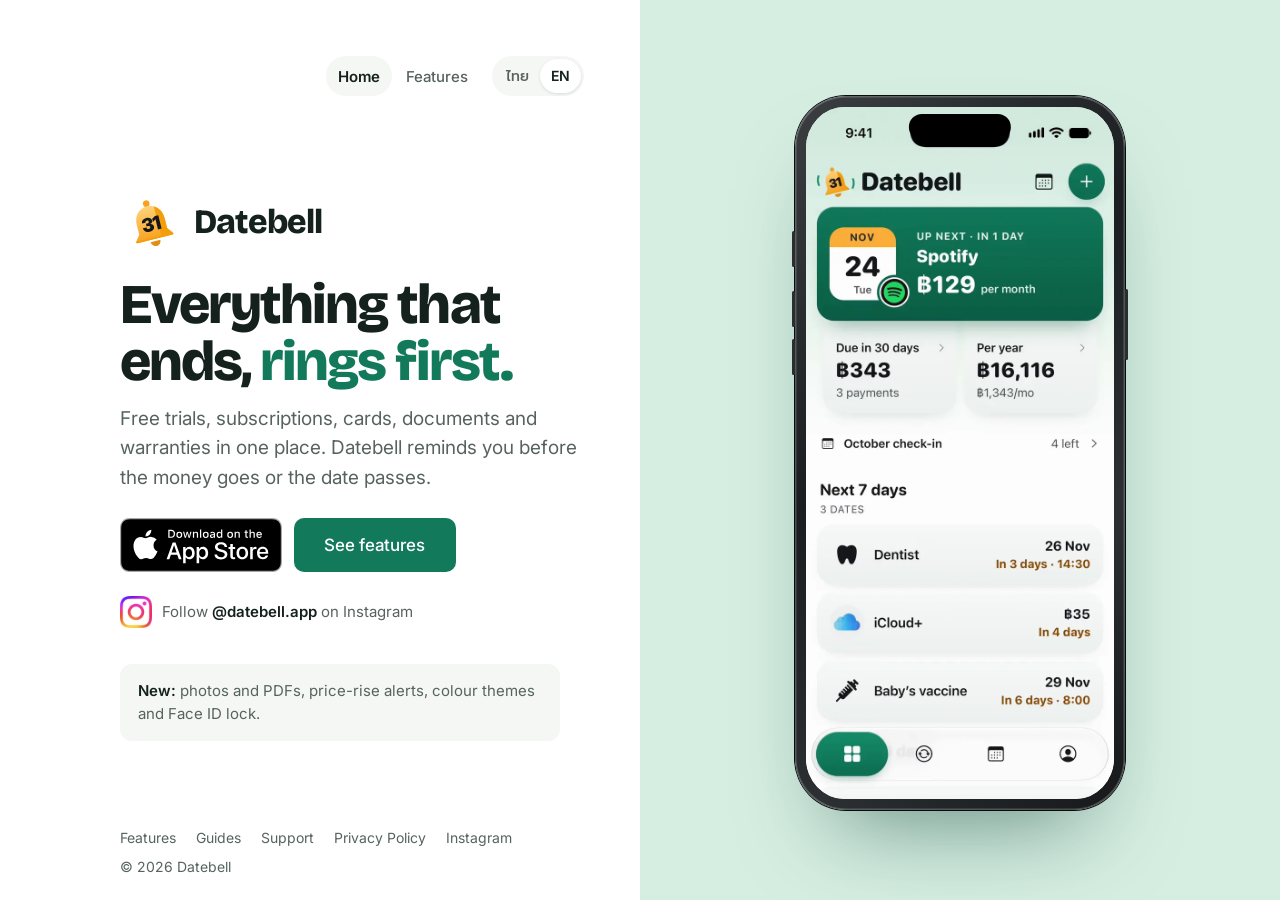
<file: index.html>
<!doctype html>
<html lang="th">
<head>
<meta charset="utf-8">
<meta name="viewport" content="width=device-width,initial-scale=1,viewport-fit=cover">
<title>Datebell: อะไรใกล้หมดเขต กระดิ่งดังก่อน</title>
<meta name="description" content="Datebell เตือนก่อนหมดทดลองฟรี ก่อนตัดค่าสมาชิก และก่อนบัตร เอกสาร ประกันหมดอายุ ฟรีบน iPhone">
<meta name="theme-color" content="#0B5E45">
<meta property="og:type" content="website">
<meta property="og:site_name" content="Datebell">
<meta property="og:title" content="Datebell: อะไรใกล้หมดเขต กระดิ่งดังก่อน">
<meta property="og:description" content="เตือนก่อนหมดทดลองฟรี ก่อนตัดค่าสมาชิก และก่อนบัตร เอกสาร ประกันหมดอายุ ฟรีบน iPhone">
<meta property="og:url" content="https://datebell.github.io/">
<meta property="og:image" content="https://datebell.github.io/img/og.png">
<meta property="og:image:width" content="1200">
<meta property="og:image:height" content="630">
<meta name="twitter:card" content="summary_large_image">
<link rel="icon" href="icon.png">
<link rel="apple-touch-icon" href="img/icon-180.png">
<link rel="preconnect" href="https://fonts.googleapis.com">
<link rel="preconnect" href="https://fonts.gstatic.com" crossorigin>
<link rel="stylesheet" href="https://fonts.googleapis.com/css2?family=Bricolage+Grotesque:opsz,wght@12..96,600;12..96,800&family=Instrument+Serif:ital@1&family=Inter:wght@400;500;600&family=Prompt:wght@400;600;700&display=swap">
<link rel="stylesheet" href="css/site.css">
<script>document.documentElement.classList.add('js')</script>
<script>window.DB_TITLE={th:'Datebell: อะไรใกล้หมดเขต กระดิ่งดังก่อน',en:'Datebell: Everything that ends, rings first'}</script>
</head>
<body>
<svg width="0" height="0" style="position:absolute" aria-hidden="true"><defs><clipPath id="dbBc"><path d="M512 270 C392 270 322 360 322 480 L322 610 L262 690 Q250 712 276 712 L748 712 Q774 712 762 690 L702 610 L702 480 C702 360 632 270 512 270 Z"/></clipPath><linearGradient id="dbG" x1="0" y1="0" x2="0" y2="1"><stop offset="0" stop-color="#FFD27A"/><stop offset="1" stop-color="#F7A21F"/></linearGradient></defs></svg>
<main class="home">
  <div class="left">
    <div class="wrap">
  <div class="bar end">
    <nav class="tabs" aria-label="Pages"><a class="keepq" href="./" aria-current="page"><span data-l="th" lang="th">หน้าแรก</span><span data-l="en" lang="en">Home</span></a><a class="keepq" href="features.html"><span data-l="th" lang="th">ฟีเจอร์</span><span data-l="en" lang="en">Features</span></a></nav>
    <div class="lang" role="group" aria-label="Language"><button type="button" data-set="th" aria-pressed="true" lang="th">ไทย</button><button type="button" data-set="en" aria-pressed="false" lang="en">EN</button></div>
  </div>
      <div class="intro">
        <div class="logo"><svg viewBox="72 72 880 880" aria-hidden="true"><g class="w wl"><path d="M140 400 Q110 500 150 590" fill="none" stroke="#FFFFFF" stroke-width="40" stroke-linecap="round"/></g><g class="w wr"><path d="M880 460 Q912 560 872 650" fill="none" stroke="#FFFFFF" stroke-width="40" stroke-linecap="round"/></g><g class="sw"><g transform="translate(500 530) rotate(-14) scale(1.04) translate(-512 -500)"><circle cx="512" cy="232" r="44" fill="#F7A21F"/><path d="M512 270 C392 270 322 360 322 480 L322 610 L262 690 Q250 712 276 712 L748 712 Q774 712 762 690 L702 610 L702 480 C702 360 632 270 512 270 Z" fill="url(#dbG)"/><g clip-path="url(#dbBc)"><rect x="600" y="250" width="240" height="480" fill="#F59E0B"/></g><path d="M262 690 Q250 712 276 712 L748 712 Q774 712 762 690 Z" fill="#F59E0B"/><path d="M464.486328125 602.9296875C509.0419921875 602.9296875 539.193359375 579.8583984375 539.193359375 548.73046875C539.193359375 527.001953125 524.544921875 507.71484375 497.201171875 504.9072265625V504.541015625C517.8310546875 502.099609375 533.578125 487.939453125 533.578125 465.72265625C533.578125 436.0595703125 505.2578125 415.185546875 464.974609375 415.185546875C420.541015625 415.185546875 394.173828125 440.6982421875 394.173828125 474.0234375H441.537109375C441.537109375 460.9619140625 451.546875 451.806640625 464.974609375 451.806640625C477.7919921875 451.806640625 487.0693359375 460.2294921875 487.0693359375 471.826171875C487.0693359375 483.6669921875 477.42578125 490.625 461.068359375 490.625H443.490234375V524.8046875H461.068359375C478.0361328125 524.8046875 488.900390625 532.7392578125 488.900390625 544.9462890625C488.900390625 556.787109375 478.7685546875 565.087890625 464.2421875 565.087890625C448.12890625 565.087890625 438.36328125 554.7119140625 438.36328125 537.5H390.755859375C390.755859375 571.435546875 412.484375 602.9296875 464.486328125 602.9296875Z M629.58203125 418.115234375H584.66015625L539.982421875 445.458984375V487.451171875L580.509765625 462.6708984375H580.75390625V600.0H629.58203125Z" fill="#16181B"/></g><g class="cl"><g transform="translate(500 530) rotate(-14) scale(1.04) translate(-512 -500)"><path d="M446 742 A66 66 0 0 0 578 742 Z" fill="#E08E14"/></g></g></g></svg><b>Datebell</b></div>
        <h1><span data-l="th" lang="th">อะไรใกล้หมดเขต <em>กระดิ่งดังก่อน</em></span><span data-l="en" lang="en">Everything that ends, <em>rings first.</em></span></h1>
        <p class="lede"><span data-l="th" lang="th">ทดลองฟรี ค่าสมาชิก บัตร เอกสาร และประกัน อยู่ในที่เดียว Datebell เตือนก่อนเงินถูกตัด และก่อนเลยวันสำคัญ</span><span data-l="en" lang="en">Free trials, subscriptions, cards, documents and warranties in one place. Datebell reminds you before the money goes or the date passes.</span></p>
        <div class="cta">
          <a class="badge store" href="https://apps.apple.com/app/id6821503223"><img class="badgeImg" src="img/badge-en.svg" alt="Download on the App Store" width="162" height="54"></a>
          <a class="btn keepq" href="features.html"><span data-l="th" lang="th">ดูฟีเจอร์</span><span data-l="en" lang="en">See features</span></a>
        </div>
        <a class="igb" href="https://www.instagram.com/datebell.app/" target="_blank" rel="noopener"><img src="img/instagram-glyph.webp" alt="" width="32" height="32"><span><span data-l="th" lang="th">ติดตาม <b>@datebell.app</b> บน Instagram</span><span data-l="en" lang="en">Follow <b>@datebell.app</b> on Instagram</span></span></a>
        <a class="newbox keepq" href="features.html"><span data-l="th" lang="th"><b>ใหม่</b> แนบรูปและ PDF, เตือนเมื่อขึ้นราคา, ธีมสี และล็อกด้วย Face ID</span><span data-l="en" lang="en"><b>New:</b> photos and PDFs, price-rise alerts, colour themes and Face ID lock.</span></a>
      </div>
      <footer class="foot dfoot">
      <a class="keepq" href="features.html"><span data-l="th" lang="th">ฟีเจอร์</span><span data-l="en" lang="en">Features</span></a>
      <a href="help/" data-l="en" lang="en">Guides</a><a href="help/th/" data-l="th" lang="th">คู่มือ</a>
      <a href="support.html"><span data-l="th" lang="th">ช่วยเหลือและติดต่อ</span><span data-l="en" lang="en">Support</span></a>
      <a href="privacy.html"><span data-l="th" lang="th">นโยบายความเป็นส่วนตัว</span><span data-l="en" lang="en">Privacy Policy</span></a>
      <a href="https://www.instagram.com/datebell.app/" target="_blank" rel="noopener">Instagram</a>
      <span>© 2026 Datebell</span>
      </footer>
    </div>
  </div>
  <div class="right" aria-hidden="true">
    <div class="stage">
      <div class="iphone"><span class="island"></span><div class="scr" id="reel">
        <img class="on" data-src="video/walkthrough-{l}.webp" src="video/walkthrough-th.webp" alt="" width="700" height="1522" fetchpriority="high">
        <video id="walk" muted playsinline loop autoplay preload="auto" width="700" height="1522"></video>
      </div></div>
    </div>
  </div>
</main>
<footer class="foot mfoot wrap">
      <a class="keepq" href="features.html"><span data-l="th" lang="th">ฟีเจอร์</span><span data-l="en" lang="en">Features</span></a>
      <a href="help/" data-l="en" lang="en">Guides</a><a href="help/th/" data-l="th" lang="th">คู่มือ</a>
      <a href="support.html"><span data-l="th" lang="th">ช่วยเหลือและติดต่อ</span><span data-l="en" lang="en">Support</span></a>
      <a href="privacy.html"><span data-l="th" lang="th">นโยบายความเป็นส่วนตัว</span><span data-l="en" lang="en">Privacy Policy</span></a>
      <a href="https://www.instagram.com/datebell.app/" target="_blank" rel="noopener">Instagram</a>
      <span>© 2026 Datebell</span>
      </footer>
<script src="js/site.js"></script>
</body>
</html>
</file>
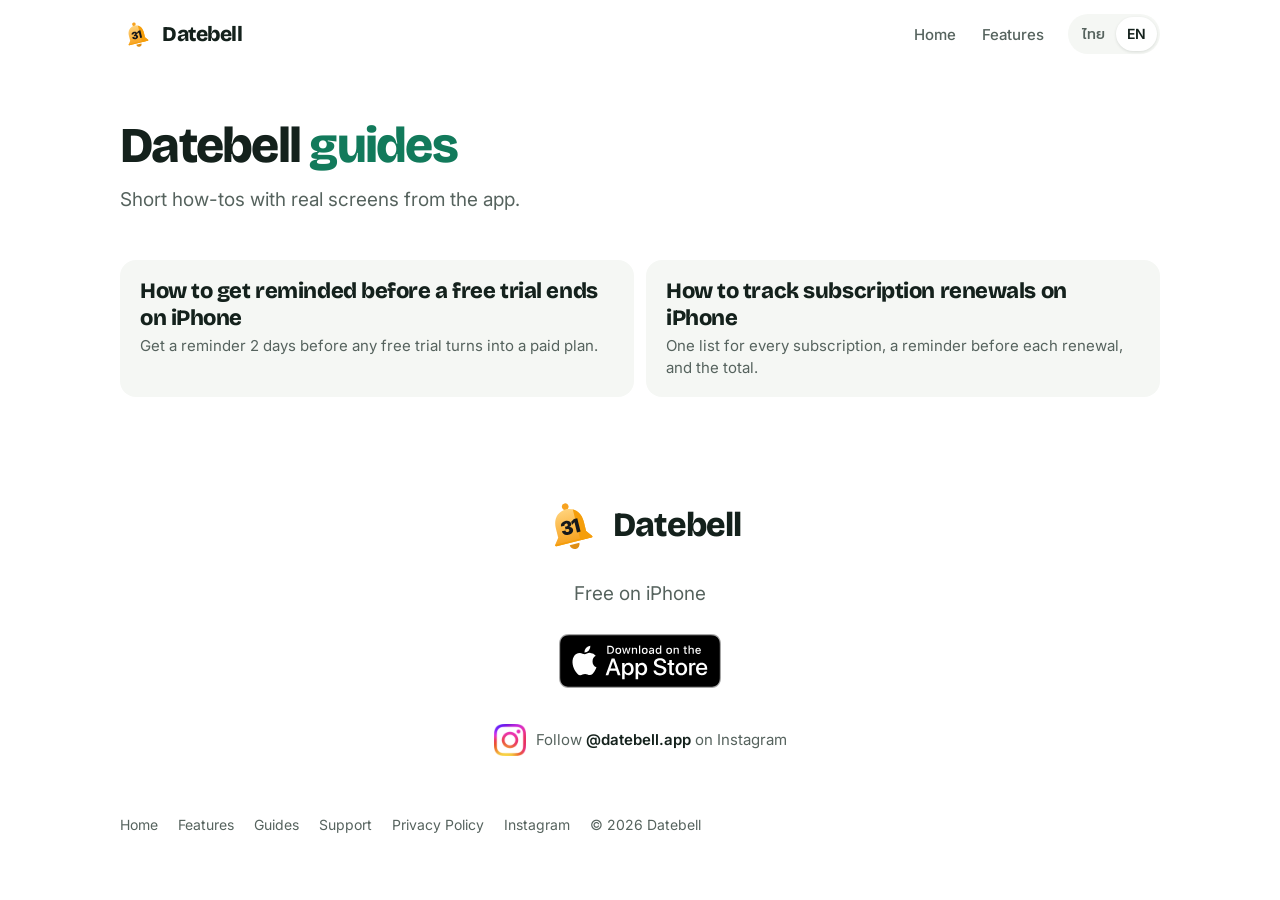
<file: help/index.html>
<!doctype html>
<html lang="en" data-fixed>
<head>
<meta charset="utf-8">
<meta name="viewport" content="width=device-width,initial-scale=1,viewport-fit=cover">
<title>Datebell guides: reminders for trials and subscriptions on iPhone</title>
<meta name="description" content="Short how-to guides for iPhone: get reminded before a free trial ends, and keep track of subscription renewals.">
<link rel="canonical" href="https://datebell.github.io/help/">
<link rel="alternate" hreflang="en" href="https://datebell.github.io/help/">
<link rel="alternate" hreflang="th" href="https://datebell.github.io/help/th/">
<link rel="alternate" hreflang="x-default" href="https://datebell.github.io/help/">
<meta name="theme-color" content="#0B5E45">
<meta property="og:type" content="article">
<meta property="og:site_name" content="Datebell">
<meta property="og:title" content="Datebell guides: reminders for trials and subscriptions on iPhone">
<meta property="og:description" content="Short how-to guides for iPhone: get reminded before a free trial ends, and keep track of subscription renewals.">
<meta property="og:url" content="https://datebell.github.io/help/">
<meta property="og:image" content="https://datebell.github.io/img/og.png">
<meta property="og:image:width" content="1200">
<meta property="og:image:height" content="630">
<meta property="og:locale" content="en_US">
<meta name="twitter:card" content="summary_large_image">
<link rel="icon" href="/icon.png">
<link rel="apple-touch-icon" href="/img/icon-180.png">
<link rel="preconnect" href="https://fonts.googleapis.com">
<link rel="preconnect" href="https://fonts.gstatic.com" crossorigin>
<link rel="stylesheet" href="https://fonts.googleapis.com/css2?family=Bricolage+Grotesque:opsz,wght@12..96,600;12..96,800&family=Instrument+Serif:ital@1&family=Inter:wght@400;500;600&family=Prompt:wght@400;600;700&display=swap">
<link rel="stylesheet" href="/css/site.css">
<script>document.documentElement.classList.add('js')</script>
<script type="application/ld+json">{"@context": "https://schema.org", "@type": "BreadcrumbList", "itemListElement": [{"@type": "ListItem", "position": 1, "name": "Datebell", "item": "https://datebell.github.io/"}, {"@type": "ListItem", "position": 2, "name": "Guides", "item": "https://datebell.github.io/help/"}]}</script>
</head>
<body>
<svg width="0" height="0" style="position:absolute" aria-hidden="true"><defs><clipPath id="dbBc"><path d="M512 270 C392 270 322 360 322 480 L322 610 L262 690 Q250 712 276 712 L748 712 Q774 712 762 690 L702 610 L702 480 C702 360 632 270 512 270 Z"/></clipPath><linearGradient id="dbG" x1="0" y1="0" x2="0" y2="1"><stop offset="0" stop-color="#FFD27A"/><stop offset="1" stop-color="#F7A21F"/></linearGradient></defs></svg>
<header class="wrap">
  <div class="bar">
    <a class="mark" href="/?lang=en"><svg viewBox="72 72 880 880" aria-hidden="true"><g class="w wl"><path d="M140 400 Q110 500 150 590" fill="none" stroke="#FFFFFF" stroke-width="40" stroke-linecap="round"/></g><g class="w wr"><path d="M880 460 Q912 560 872 650" fill="none" stroke="#FFFFFF" stroke-width="40" stroke-linecap="round"/></g><g class="sw"><g transform="translate(500 530) rotate(-14) scale(1.04) translate(-512 -500)"><circle cx="512" cy="232" r="44" fill="#F7A21F"/><path d="M512 270 C392 270 322 360 322 480 L322 610 L262 690 Q250 712 276 712 L748 712 Q774 712 762 690 L702 610 L702 480 C702 360 632 270 512 270 Z" fill="url(#dbG)"/><g clip-path="url(#dbBc)"><rect x="600" y="250" width="240" height="480" fill="#F59E0B"/></g><path d="M262 690 Q250 712 276 712 L748 712 Q774 712 762 690 Z" fill="#F59E0B"/><path d="M464.486328125 602.9296875C509.0419921875 602.9296875 539.193359375 579.8583984375 539.193359375 548.73046875C539.193359375 527.001953125 524.544921875 507.71484375 497.201171875 504.9072265625V504.541015625C517.8310546875 502.099609375 533.578125 487.939453125 533.578125 465.72265625C533.578125 436.0595703125 505.2578125 415.185546875 464.974609375 415.185546875C420.541015625 415.185546875 394.173828125 440.6982421875 394.173828125 474.0234375H441.537109375C441.537109375 460.9619140625 451.546875 451.806640625 464.974609375 451.806640625C477.7919921875 451.806640625 487.0693359375 460.2294921875 487.0693359375 471.826171875C487.0693359375 483.6669921875 477.42578125 490.625 461.068359375 490.625H443.490234375V524.8046875H461.068359375C478.0361328125 524.8046875 488.900390625 532.7392578125 488.900390625 544.9462890625C488.900390625 556.787109375 478.7685546875 565.087890625 464.2421875 565.087890625C448.12890625 565.087890625 438.36328125 554.7119140625 438.36328125 537.5H390.755859375C390.755859375 571.435546875 412.484375 602.9296875 464.486328125 602.9296875Z M629.58203125 418.115234375H584.66015625L539.982421875 445.458984375V487.451171875L580.509765625 462.6708984375H580.75390625V600.0H629.58203125Z" fill="#16181B"/></g><g class="cl"><g transform="translate(500 530) rotate(-14) scale(1.04) translate(-512 -500)"><path d="M446 742 A66 66 0 0 0 578 742 Z" fill="#E08E14"/></g></g></g></svg><span>Datebell</span></a>
    <nav class="tabs" aria-label="Pages"><a href="/?lang=en">Home</a><a href="/features.html?lang=en">Features</a></nav>
    <div class="lang" role="group" aria-label="Language"><a href="/help/th/" lang="th" hreflang="th">ไทย</a><a aria-current="true" lang="en">EN</a></div>
  </div>
</header>
<main class="guide">
  <div class="wrap g-head rv">
    <h1>Datebell <em>guides</em></h1>
    <p class="lede">Short how-tos with real screens from the app.</p>
  </div>
  <section class="sec"><div class="wrap"><ul class="g-cards big rv"><li><a href="/help/free-trial-reminder-iphone.html"><b>How to get reminded before a free trial ends on iPhone</b><span>Get a reminder 2 days before any free trial turns into a paid plan.</span></a></li><li><a href="/help/track-subscription-renewals-iphone.html"><b>How to track subscription renewals on iPhone</b><span>One list for every subscription, a reminder before each renewal, and the total.</span></a></li></ul></div></section>
  <section class="end">
    <div class="wrap rv">
      <div class="logo"><svg viewBox="72 72 880 880" aria-hidden="true"><g class="w wl"><path d="M140 400 Q110 500 150 590" fill="none" stroke="#FFFFFF" stroke-width="40" stroke-linecap="round"/></g><g class="w wr"><path d="M880 460 Q912 560 872 650" fill="none" stroke="#FFFFFF" stroke-width="40" stroke-linecap="round"/></g><g class="sw"><g transform="translate(500 530) rotate(-14) scale(1.04) translate(-512 -500)"><circle cx="512" cy="232" r="44" fill="#F7A21F"/><path d="M512 270 C392 270 322 360 322 480 L322 610 L262 690 Q250 712 276 712 L748 712 Q774 712 762 690 L702 610 L702 480 C702 360 632 270 512 270 Z" fill="url(#dbG)"/><g clip-path="url(#dbBc)"><rect x="600" y="250" width="240" height="480" fill="#F59E0B"/></g><path d="M262 690 Q250 712 276 712 L748 712 Q774 712 762 690 Z" fill="#F59E0B"/><path d="M464.486328125 602.9296875C509.0419921875 602.9296875 539.193359375 579.8583984375 539.193359375 548.73046875C539.193359375 527.001953125 524.544921875 507.71484375 497.201171875 504.9072265625V504.541015625C517.8310546875 502.099609375 533.578125 487.939453125 533.578125 465.72265625C533.578125 436.0595703125 505.2578125 415.185546875 464.974609375 415.185546875C420.541015625 415.185546875 394.173828125 440.6982421875 394.173828125 474.0234375H441.537109375C441.537109375 460.9619140625 451.546875 451.806640625 464.974609375 451.806640625C477.7919921875 451.806640625 487.0693359375 460.2294921875 487.0693359375 471.826171875C487.0693359375 483.6669921875 477.42578125 490.625 461.068359375 490.625H443.490234375V524.8046875H461.068359375C478.0361328125 524.8046875 488.900390625 532.7392578125 488.900390625 544.9462890625C488.900390625 556.787109375 478.7685546875 565.087890625 464.2421875 565.087890625C448.12890625 565.087890625 438.36328125 554.7119140625 438.36328125 537.5H390.755859375C390.755859375 571.435546875 412.484375 602.9296875 464.486328125 602.9296875Z M629.58203125 418.115234375H584.66015625L539.982421875 445.458984375V487.451171875L580.509765625 462.6708984375H580.75390625V600.0H629.58203125Z" fill="#16181B"/></g><g class="cl"><g transform="translate(500 530) rotate(-14) scale(1.04) translate(-512 -500)"><path d="M446 742 A66 66 0 0 0 578 742 Z" fill="#E08E14"/></g></g></g></svg><b>Datebell</b></div>
      <p class="lede" style="margin:0 auto">Free on iPhone</p>
      <div class="cta"><a class="badge store" href="https://apps.apple.com/app/id6821503223"><img class="badgeImg" src="/img/badge-en.svg" alt="Download on the App Store" width="162" height="54"></a></div>
      <div class="cta"><a class="igb" href="https://www.instagram.com/datebell.app/" target="_blank" rel="noopener"><img src="/img/instagram-glyph.webp" alt="" width="32" height="32"><span>Follow <b>@datebell.app</b> on Instagram</span></a></div>
    </div>
  </section>
</main>
<footer class="wrap foot">
      <a href="/?lang=en">Home</a>
      <a href="/features.html?lang=en">Features</a>
      <a href="/help/">Guides</a>
      <a href="/support.html">Support</a>
      <a href="/privacy.html">Privacy Policy</a>
      <a href="https://www.instagram.com/datebell.app/" target="_blank" rel="noopener">Instagram</a>
      <span>© 2026 Datebell</span>
</footer>
<script src="/js/site.js"></script>
</body>
</html>
</file>
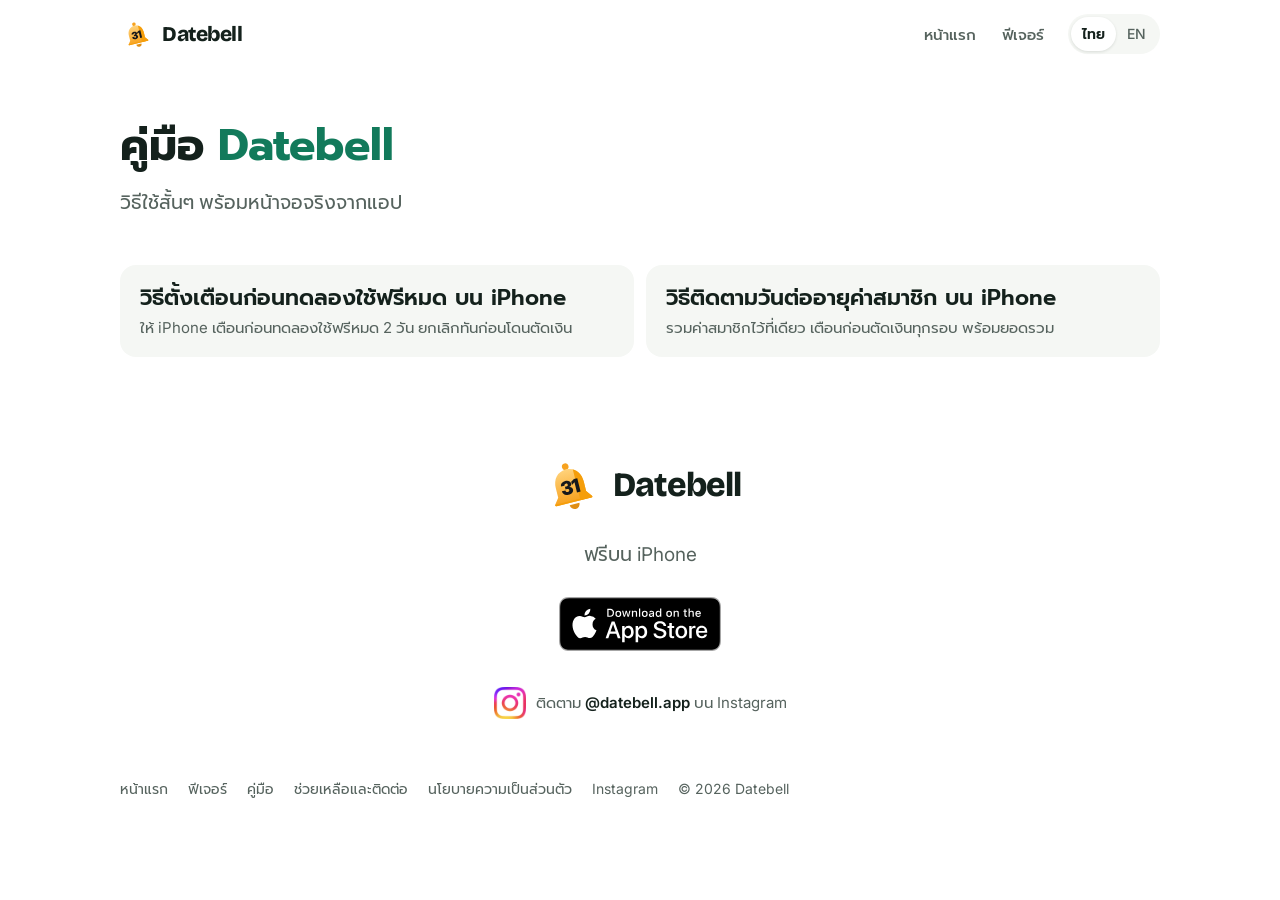
<file: help/th/index.html>
<!doctype html>
<html lang="th" data-fixed>
<head>
<meta charset="utf-8">
<meta name="viewport" content="width=device-width,initial-scale=1,viewport-fit=cover">
<title>คู่มือ Datebell: เตือนทดลองใช้ฟรีและค่าสมาชิกบน iPhone</title>
<meta name="description" content="คู่มือสั้นๆ สำหรับ iPhone ตั้งเตือนก่อนทดลองใช้ฟรีหมด และติดตามวันต่ออายุค่าสมาชิก">
<link rel="canonical" href="https://datebell.github.io/help/th/">
<link rel="alternate" hreflang="en" href="https://datebell.github.io/help/">
<link rel="alternate" hreflang="th" href="https://datebell.github.io/help/th/">
<link rel="alternate" hreflang="x-default" href="https://datebell.github.io/help/">
<meta name="theme-color" content="#0B5E45">
<meta property="og:type" content="article">
<meta property="og:site_name" content="Datebell">
<meta property="og:title" content="คู่มือ Datebell: เตือนทดลองใช้ฟรีและค่าสมาชิกบน iPhone">
<meta property="og:description" content="คู่มือสั้นๆ สำหรับ iPhone ตั้งเตือนก่อนทดลองใช้ฟรีหมด และติดตามวันต่ออายุค่าสมาชิก">
<meta property="og:url" content="https://datebell.github.io/help/th/">
<meta property="og:image" content="https://datebell.github.io/img/og.png">
<meta property="og:image:width" content="1200">
<meta property="og:image:height" content="630">
<meta property="og:locale" content="th_TH">
<meta name="twitter:card" content="summary_large_image">
<link rel="icon" href="/icon.png">
<link rel="apple-touch-icon" href="/img/icon-180.png">
<link rel="preconnect" href="https://fonts.googleapis.com">
<link rel="preconnect" href="https://fonts.gstatic.com" crossorigin>
<link rel="stylesheet" href="https://fonts.googleapis.com/css2?family=Bricolage+Grotesque:opsz,wght@12..96,600;12..96,800&family=Instrument+Serif:ital@1&family=Inter:wght@400;500;600&family=Prompt:wght@400;600;700&display=swap">
<link rel="stylesheet" href="/css/site.css">
<script>document.documentElement.classList.add('js')</script>
<script type="application/ld+json">{"@context": "https://schema.org", "@type": "BreadcrumbList", "itemListElement": [{"@type": "ListItem", "position": 1, "name": "Datebell", "item": "https://datebell.github.io/"}, {"@type": "ListItem", "position": 2, "name": "คู่มือ", "item": "https://datebell.github.io/help/th/"}]}</script>
</head>
<body>
<svg width="0" height="0" style="position:absolute" aria-hidden="true"><defs><clipPath id="dbBc"><path d="M512 270 C392 270 322 360 322 480 L322 610 L262 690 Q250 712 276 712 L748 712 Q774 712 762 690 L702 610 L702 480 C702 360 632 270 512 270 Z"/></clipPath><linearGradient id="dbG" x1="0" y1="0" x2="0" y2="1"><stop offset="0" stop-color="#FFD27A"/><stop offset="1" stop-color="#F7A21F"/></linearGradient></defs></svg>
<header class="wrap">
  <div class="bar">
    <a class="mark" href="/?lang=th"><svg viewBox="72 72 880 880" aria-hidden="true"><g class="w wl"><path d="M140 400 Q110 500 150 590" fill="none" stroke="#FFFFFF" stroke-width="40" stroke-linecap="round"/></g><g class="w wr"><path d="M880 460 Q912 560 872 650" fill="none" stroke="#FFFFFF" stroke-width="40" stroke-linecap="round"/></g><g class="sw"><g transform="translate(500 530) rotate(-14) scale(1.04) translate(-512 -500)"><circle cx="512" cy="232" r="44" fill="#F7A21F"/><path d="M512 270 C392 270 322 360 322 480 L322 610 L262 690 Q250 712 276 712 L748 712 Q774 712 762 690 L702 610 L702 480 C702 360 632 270 512 270 Z" fill="url(#dbG)"/><g clip-path="url(#dbBc)"><rect x="600" y="250" width="240" height="480" fill="#F59E0B"/></g><path d="M262 690 Q250 712 276 712 L748 712 Q774 712 762 690 Z" fill="#F59E0B"/><path d="M464.486328125 602.9296875C509.0419921875 602.9296875 539.193359375 579.8583984375 539.193359375 548.73046875C539.193359375 527.001953125 524.544921875 507.71484375 497.201171875 504.9072265625V504.541015625C517.8310546875 502.099609375 533.578125 487.939453125 533.578125 465.72265625C533.578125 436.0595703125 505.2578125 415.185546875 464.974609375 415.185546875C420.541015625 415.185546875 394.173828125 440.6982421875 394.173828125 474.0234375H441.537109375C441.537109375 460.9619140625 451.546875 451.806640625 464.974609375 451.806640625C477.7919921875 451.806640625 487.0693359375 460.2294921875 487.0693359375 471.826171875C487.0693359375 483.6669921875 477.42578125 490.625 461.068359375 490.625H443.490234375V524.8046875H461.068359375C478.0361328125 524.8046875 488.900390625 532.7392578125 488.900390625 544.9462890625C488.900390625 556.787109375 478.7685546875 565.087890625 464.2421875 565.087890625C448.12890625 565.087890625 438.36328125 554.7119140625 438.36328125 537.5H390.755859375C390.755859375 571.435546875 412.484375 602.9296875 464.486328125 602.9296875Z M629.58203125 418.115234375H584.66015625L539.982421875 445.458984375V487.451171875L580.509765625 462.6708984375H580.75390625V600.0H629.58203125Z" fill="#16181B"/></g><g class="cl"><g transform="translate(500 530) rotate(-14) scale(1.04) translate(-512 -500)"><path d="M446 742 A66 66 0 0 0 578 742 Z" fill="#E08E14"/></g></g></g></svg><span>Datebell</span></a>
    <nav class="tabs" aria-label="Pages"><a href="/?lang=th">หน้าแรก</a><a href="/features.html?lang=th">ฟีเจอร์</a></nav>
    <div class="lang" role="group" aria-label="Language"><a aria-current="true" lang="th">ไทย</a><a href="/help/" lang="en" hreflang="en">EN</a></div>
  </div>
</header>
<main class="guide">
  <div class="wrap g-head rv">
    <h1>คู่มือ <em>Datebell</em></h1>
    <p class="lede">วิธีใช้สั้นๆ พร้อมหน้าจอจริงจากแอป</p>
  </div>
  <section class="sec"><div class="wrap"><ul class="g-cards big rv"><li><a href="/help/th/free-trial-reminder-iphone.html"><b>วิธีตั้งเตือนก่อนทดลองใช้ฟรีหมด บน iPhone</b><span>ให้ iPhone เตือนก่อนทดลองใช้ฟรีหมด 2 วัน ยกเลิกทันก่อนโดนตัดเงิน</span></a></li><li><a href="/help/th/track-subscription-renewals-iphone.html"><b>วิธีติดตามวันต่ออายุค่าสมาชิก บน iPhone</b><span>รวมค่าสมาชิกไว้ที่เดียว เตือนก่อนตัดเงินทุกรอบ พร้อมยอดรวม</span></a></li></ul></div></section>
  <section class="end">
    <div class="wrap rv">
      <div class="logo"><svg viewBox="72 72 880 880" aria-hidden="true"><g class="w wl"><path d="M140 400 Q110 500 150 590" fill="none" stroke="#FFFFFF" stroke-width="40" stroke-linecap="round"/></g><g class="w wr"><path d="M880 460 Q912 560 872 650" fill="none" stroke="#FFFFFF" stroke-width="40" stroke-linecap="round"/></g><g class="sw"><g transform="translate(500 530) rotate(-14) scale(1.04) translate(-512 -500)"><circle cx="512" cy="232" r="44" fill="#F7A21F"/><path d="M512 270 C392 270 322 360 322 480 L322 610 L262 690 Q250 712 276 712 L748 712 Q774 712 762 690 L702 610 L702 480 C702 360 632 270 512 270 Z" fill="url(#dbG)"/><g clip-path="url(#dbBc)"><rect x="600" y="250" width="240" height="480" fill="#F59E0B"/></g><path d="M262 690 Q250 712 276 712 L748 712 Q774 712 762 690 Z" fill="#F59E0B"/><path d="M464.486328125 602.9296875C509.0419921875 602.9296875 539.193359375 579.8583984375 539.193359375 548.73046875C539.193359375 527.001953125 524.544921875 507.71484375 497.201171875 504.9072265625V504.541015625C517.8310546875 502.099609375 533.578125 487.939453125 533.578125 465.72265625C533.578125 436.0595703125 505.2578125 415.185546875 464.974609375 415.185546875C420.541015625 415.185546875 394.173828125 440.6982421875 394.173828125 474.0234375H441.537109375C441.537109375 460.9619140625 451.546875 451.806640625 464.974609375 451.806640625C477.7919921875 451.806640625 487.0693359375 460.2294921875 487.0693359375 471.826171875C487.0693359375 483.6669921875 477.42578125 490.625 461.068359375 490.625H443.490234375V524.8046875H461.068359375C478.0361328125 524.8046875 488.900390625 532.7392578125 488.900390625 544.9462890625C488.900390625 556.787109375 478.7685546875 565.087890625 464.2421875 565.087890625C448.12890625 565.087890625 438.36328125 554.7119140625 438.36328125 537.5H390.755859375C390.755859375 571.435546875 412.484375 602.9296875 464.486328125 602.9296875Z M629.58203125 418.115234375H584.66015625L539.982421875 445.458984375V487.451171875L580.509765625 462.6708984375H580.75390625V600.0H629.58203125Z" fill="#16181B"/></g><g class="cl"><g transform="translate(500 530) rotate(-14) scale(1.04) translate(-512 -500)"><path d="M446 742 A66 66 0 0 0 578 742 Z" fill="#E08E14"/></g></g></g></svg><b>Datebell</b></div>
      <p class="lede" style="margin:0 auto">ฟรีบน iPhone</p>
      <div class="cta"><a class="badge store" href="https://apps.apple.com/app/id6821503223"><img class="badgeImg" src="/img/badge-en.svg" alt="ดาวน์โหลดบน App Store" width="162" height="54"></a></div>
      <div class="cta"><a class="igb" href="https://www.instagram.com/datebell.app/" target="_blank" rel="noopener"><img src="/img/instagram-glyph.webp" alt="" width="32" height="32"><span>ติดตาม <b>@datebell.app</b> บน Instagram</span></a></div>
    </div>
  </section>
</main>
<footer class="wrap foot">
      <a href="/?lang=th">หน้าแรก</a>
      <a href="/features.html?lang=th">ฟีเจอร์</a>
      <a href="/help/th/">คู่มือ</a>
      <a href="/support.html">ช่วยเหลือและติดต่อ</a>
      <a href="/privacy.html">นโยบายความเป็นส่วนตัว</a>
      <a href="https://www.instagram.com/datebell.app/" target="_blank" rel="noopener">Instagram</a>
      <span>© 2026 Datebell</span>
</footer>
<script src="/js/site.js"></script>
</body>
</html>
</file>
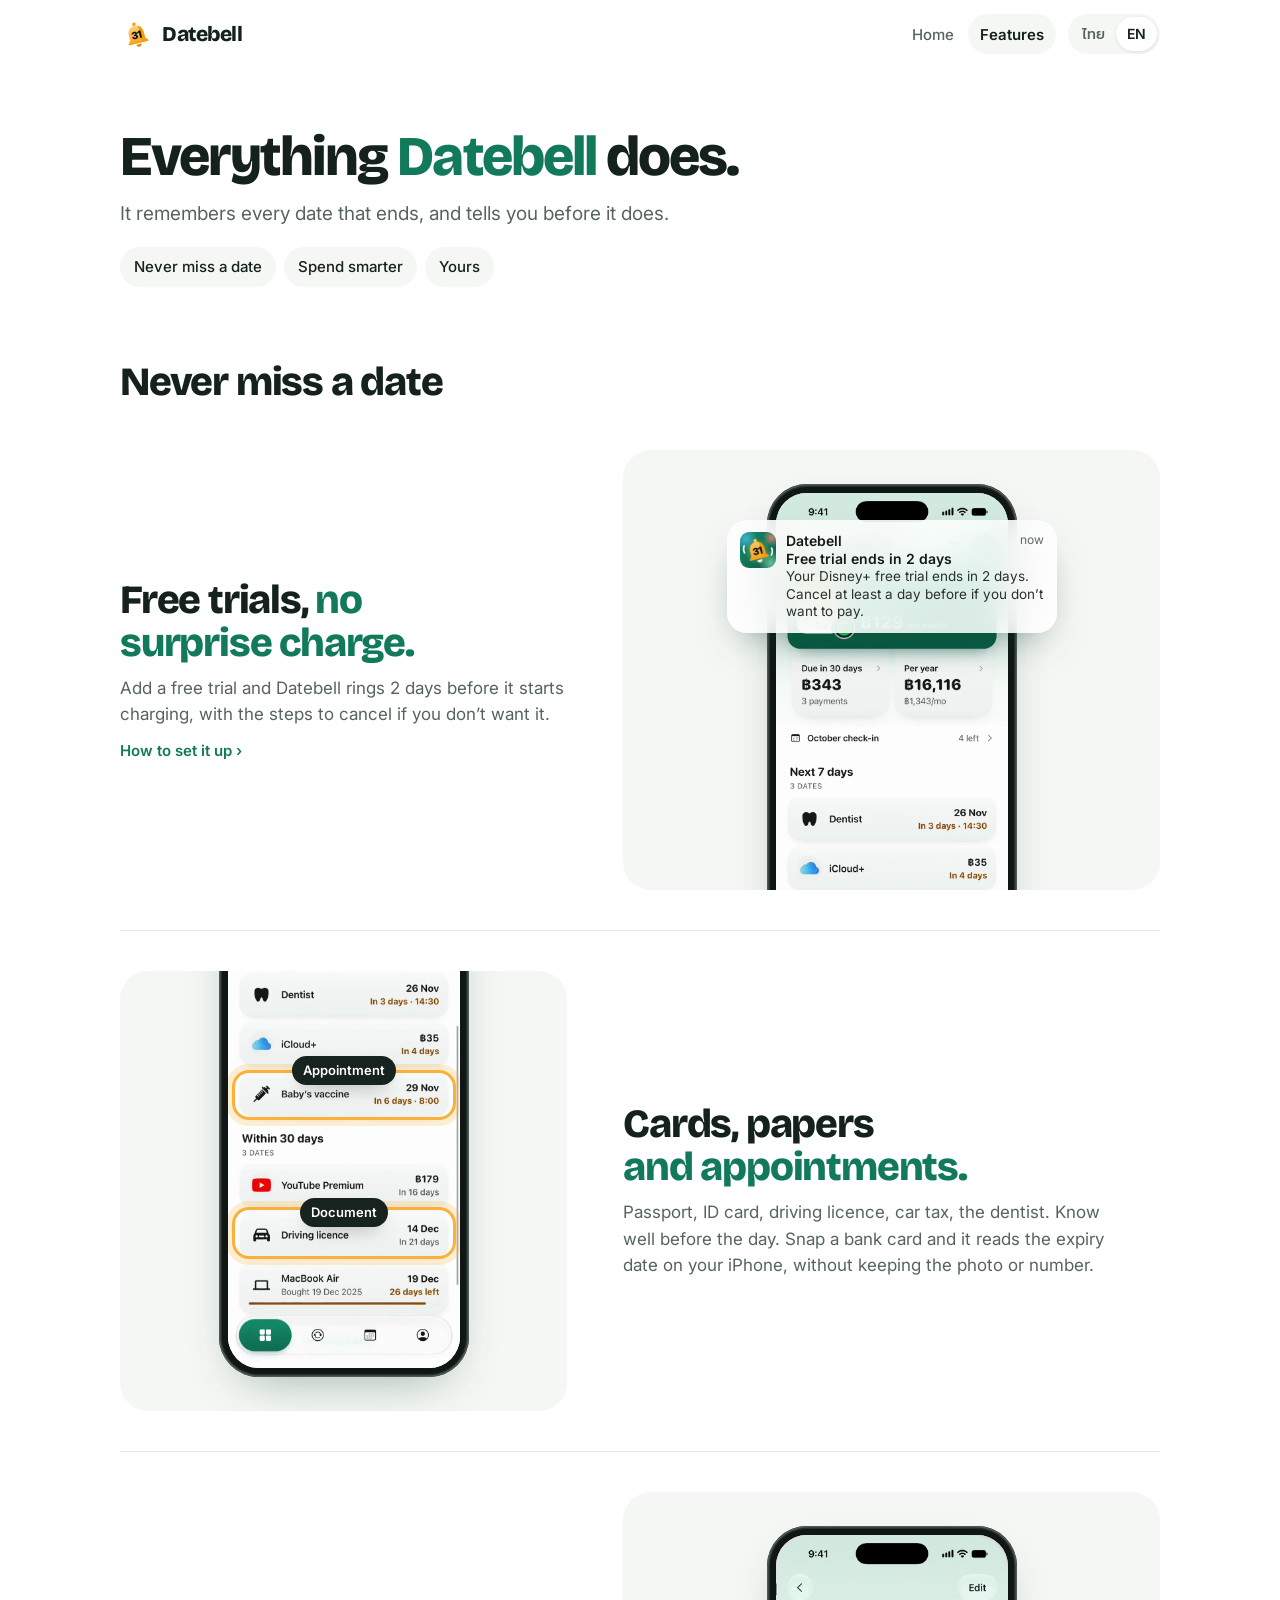
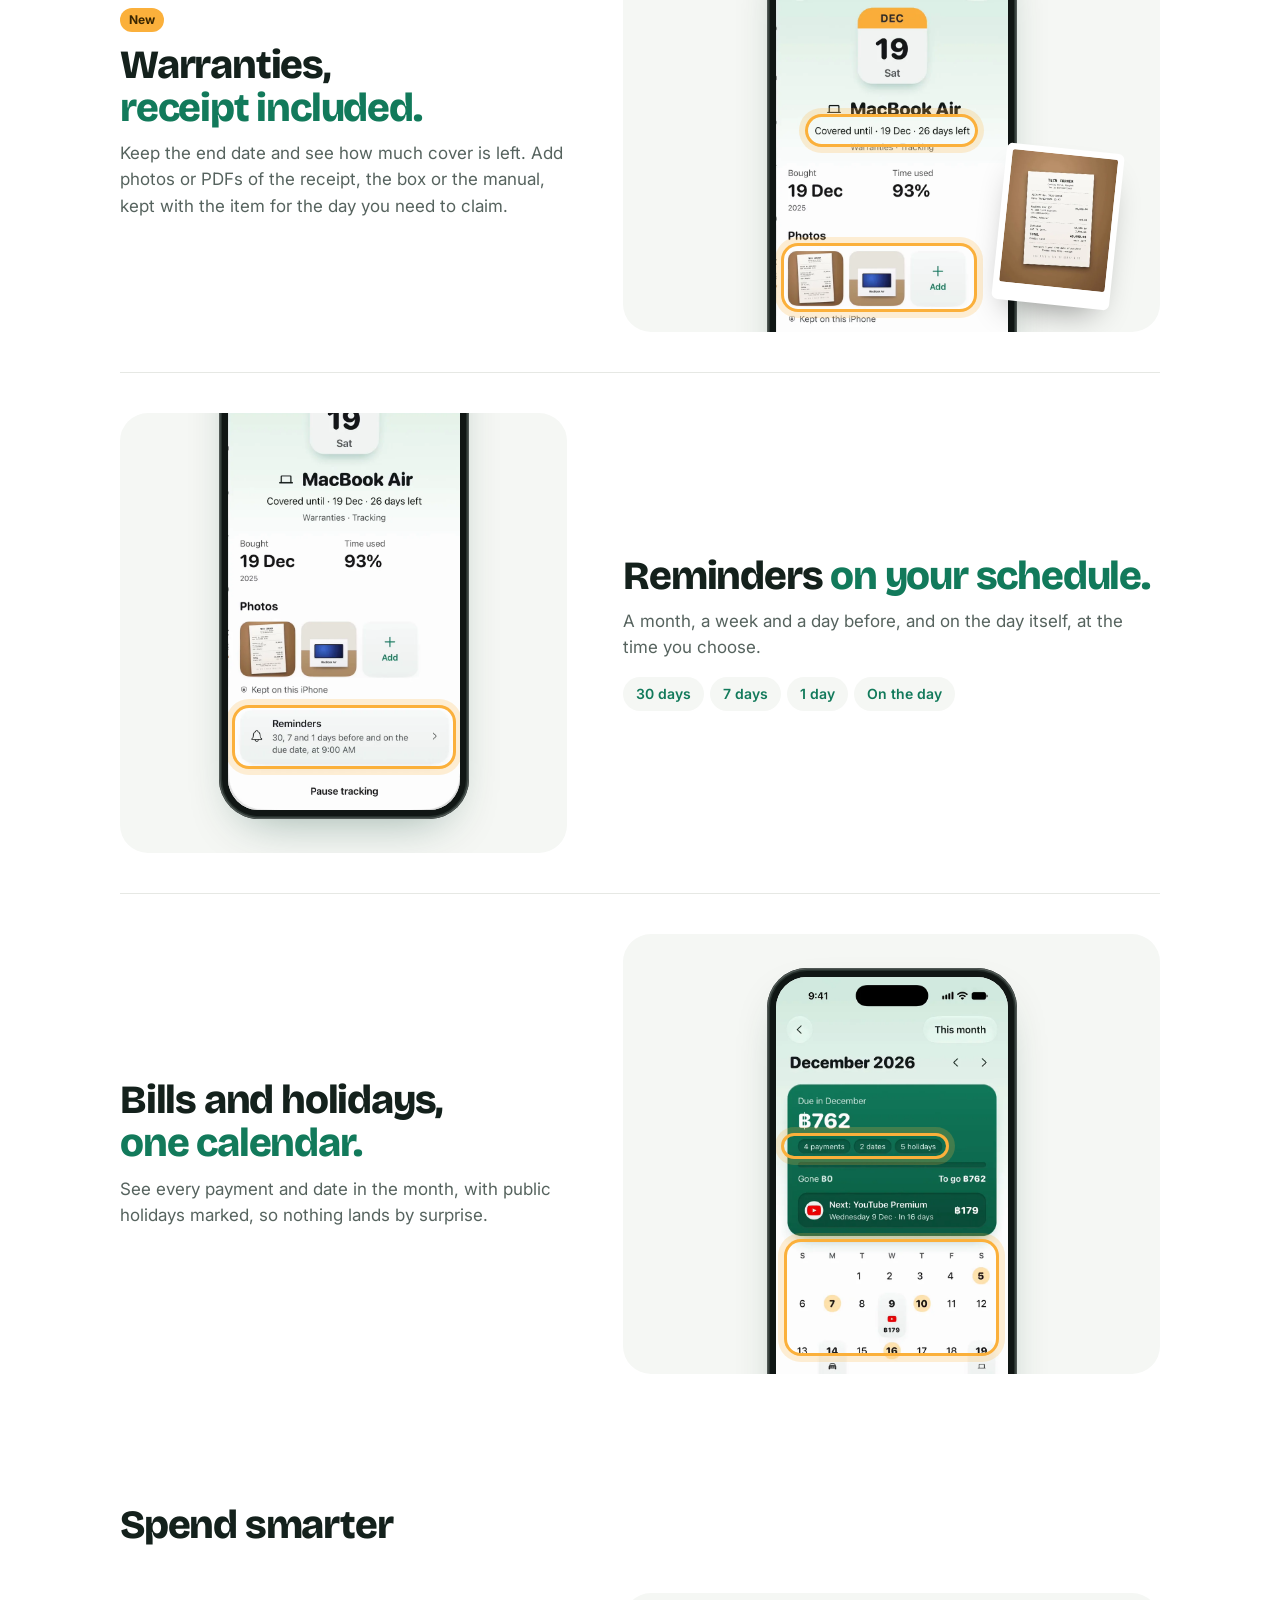
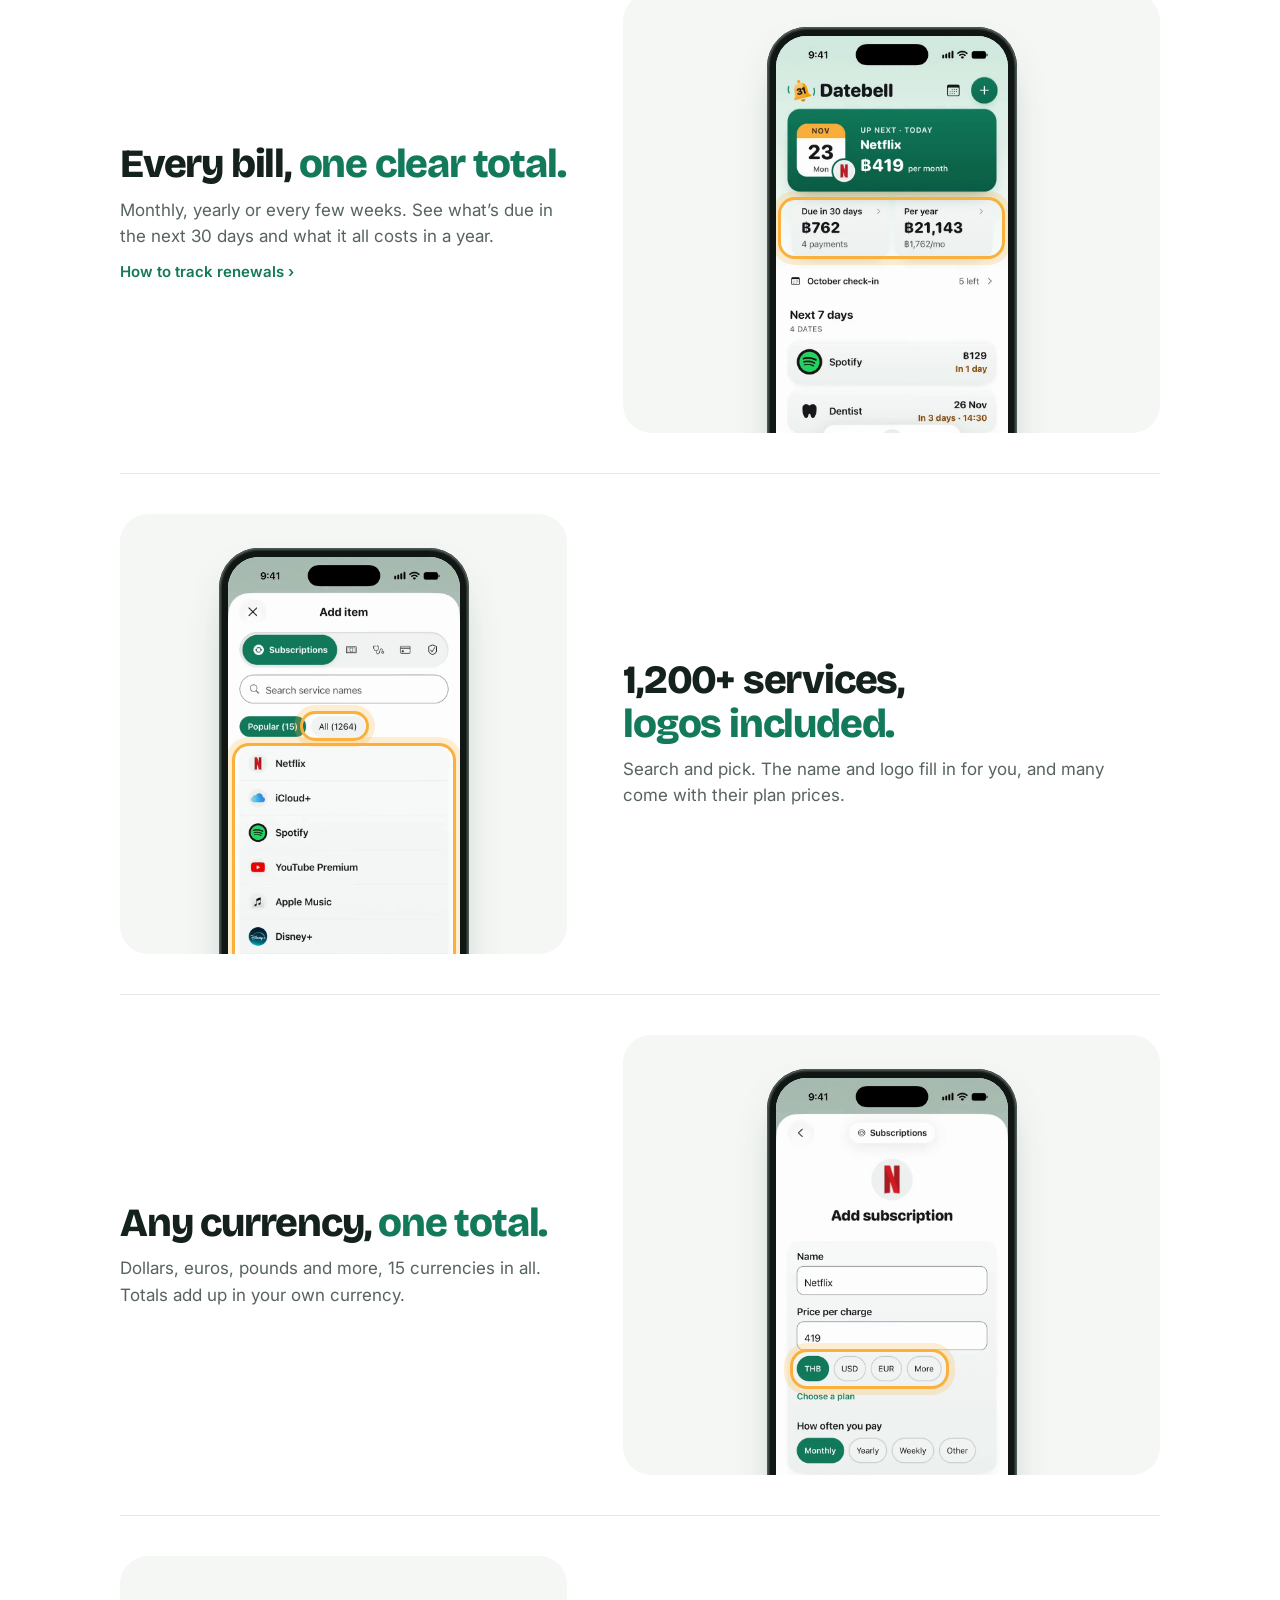
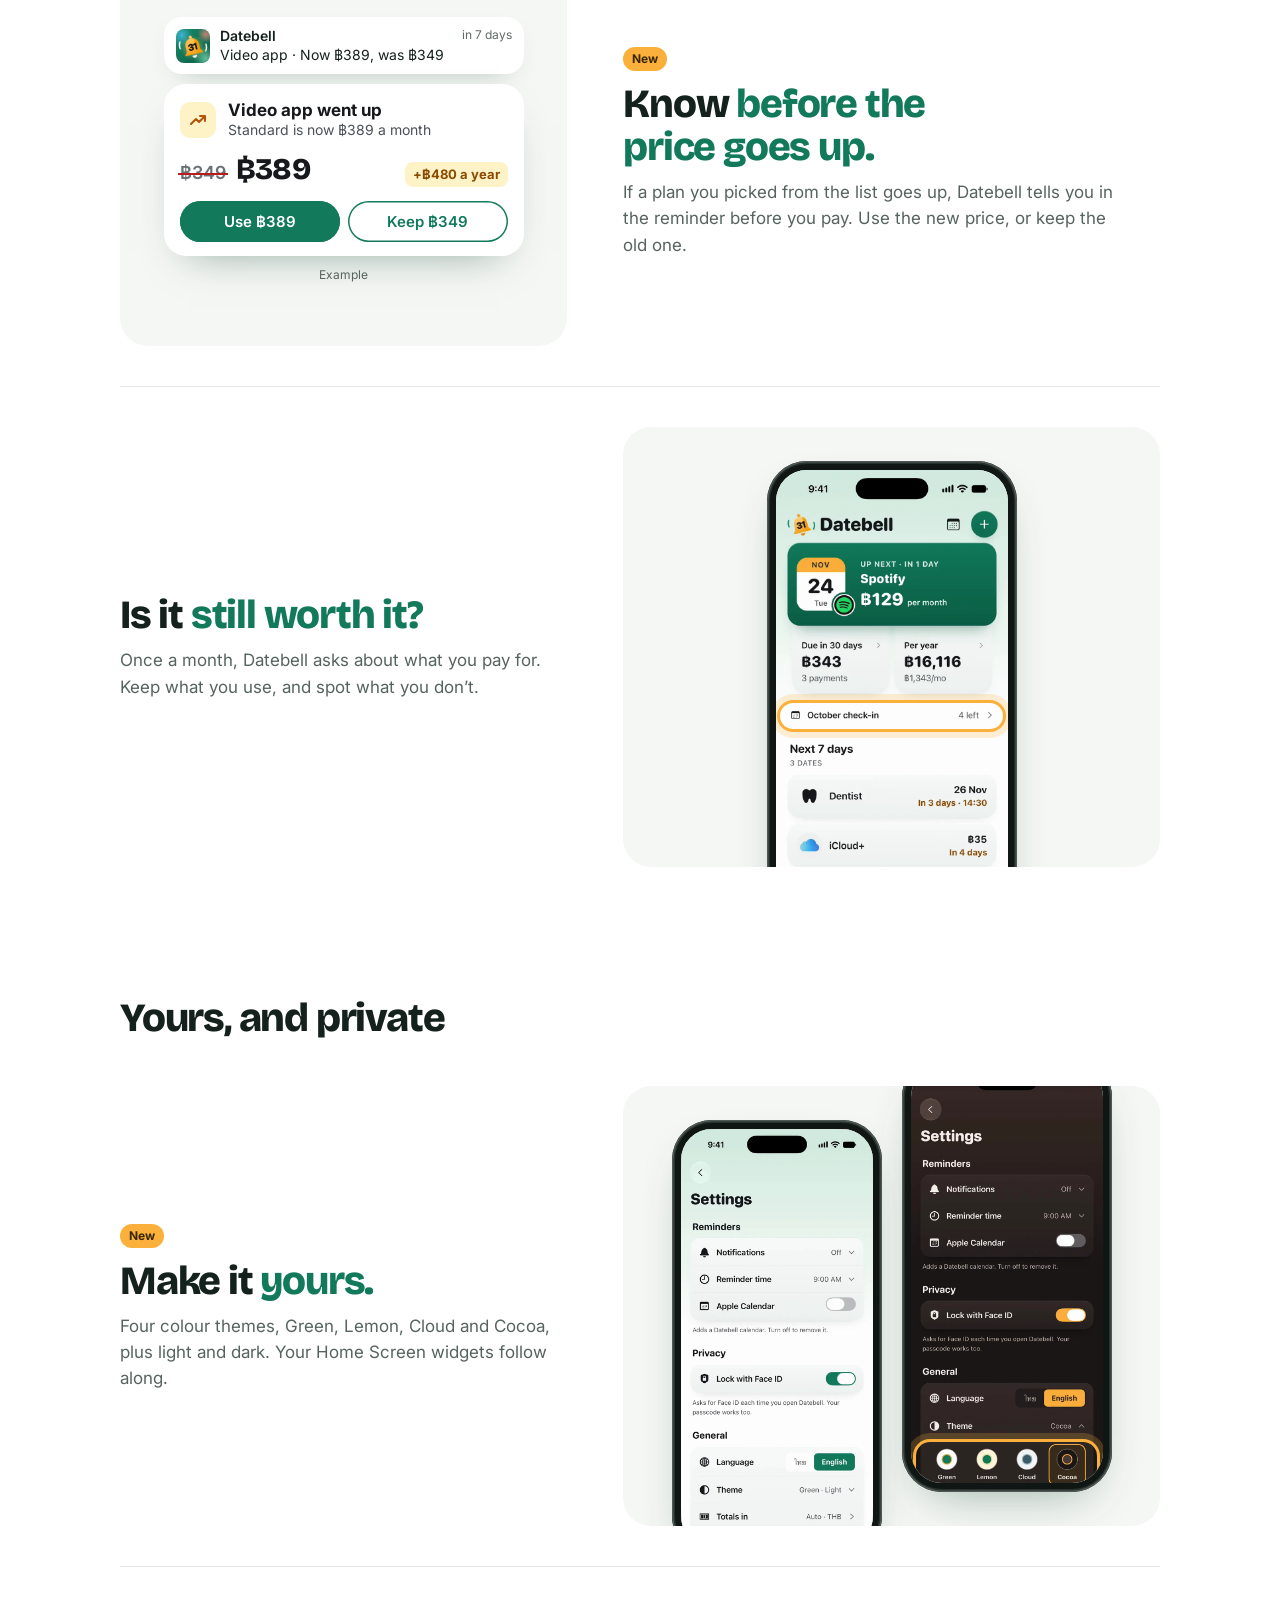
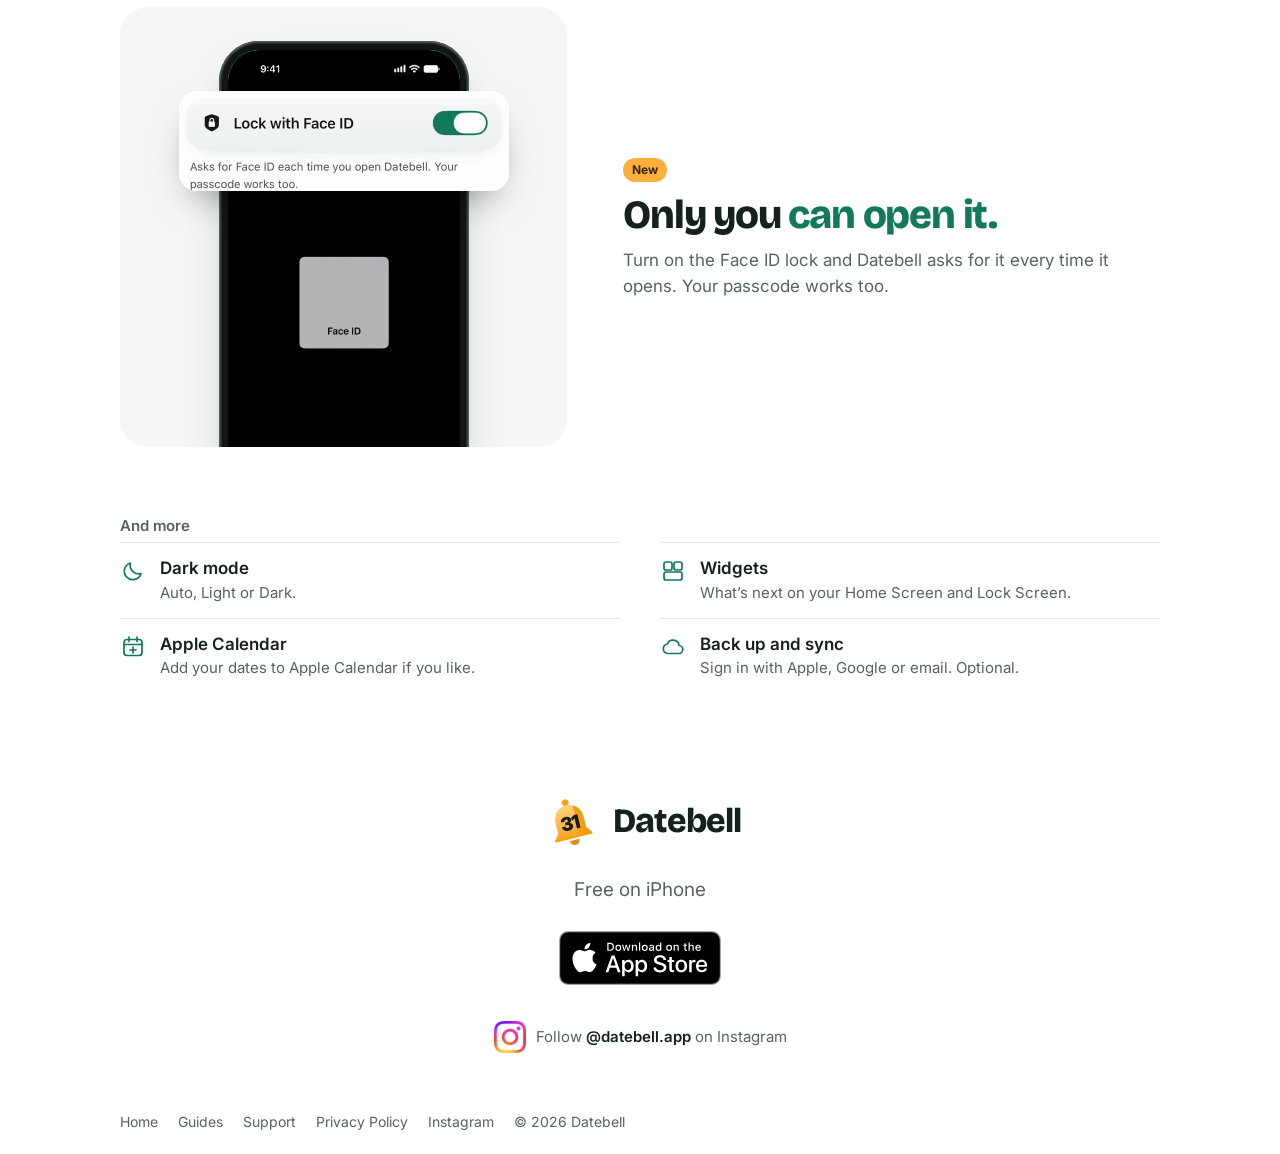
<file: features.html>
<!doctype html>
<html lang="th">
<head>
<meta charset="utf-8">
<meta name="viewport" content="width=device-width,initial-scale=1,viewport-fit=cover">
<title>ฟีเจอร์ Datebell</title>
<meta name="description" content="Datebell เตือนก่อนหมดทดลองฟรี ก่อนตัดค่าสมาชิก และก่อนบัตร เอกสาร ประกันหมดอายุ ฟรีบน iPhone">
<meta name="theme-color" content="#0B5E45">
<meta property="og:type" content="website">
<meta property="og:site_name" content="Datebell">
<meta property="og:title" content="Datebell: อะไรใกล้หมดเขต กระดิ่งดังก่อน">
<meta property="og:description" content="เตือนก่อนหมดทดลองฟรี ก่อนตัดค่าสมาชิก และก่อนบัตร เอกสาร ประกันหมดอายุ ฟรีบน iPhone">
<meta property="og:url" content="https://datebell.github.io/features.html">
<meta property="og:image" content="https://datebell.github.io/img/og.png">
<meta property="og:image:width" content="1200">
<meta property="og:image:height" content="630">
<meta name="twitter:card" content="summary_large_image">
<link rel="icon" href="icon.png">
<link rel="apple-touch-icon" href="img/icon-180.png">
<link rel="preconnect" href="https://fonts.googleapis.com">
<link rel="preconnect" href="https://fonts.gstatic.com" crossorigin>
<link rel="stylesheet" href="https://fonts.googleapis.com/css2?family=Bricolage+Grotesque:opsz,wght@12..96,600;12..96,800&family=Instrument+Serif:ital@1&family=Inter:wght@400;500;600&family=Prompt:wght@400;600;700&display=swap">
<link rel="stylesheet" href="css/site.css">
<script>document.documentElement.classList.add('js')</script>
<script>window.DB_TITLE={th:'ฟีเจอร์ Datebell',en:'Datebell features'}</script>
</head>
<body>
<svg width="0" height="0" style="position:absolute" aria-hidden="true"><defs><clipPath id="dbBc"><path d="M512 270 C392 270 322 360 322 480 L322 610 L262 690 Q250 712 276 712 L748 712 Q774 712 762 690 L702 610 L702 480 C702 360 632 270 512 270 Z"/></clipPath><linearGradient id="dbG" x1="0" y1="0" x2="0" y2="1"><stop offset="0" stop-color="#FFD27A"/><stop offset="1" stop-color="#F7A21F"/></linearGradient></defs></svg>
<header class="wrap">
  <div class="bar">
    <a class="mark keepq" href="./"><svg viewBox="72 72 880 880" aria-hidden="true"><g class="w wl"><path d="M140 400 Q110 500 150 590" fill="none" stroke="#FFFFFF" stroke-width="40" stroke-linecap="round"/></g><g class="w wr"><path d="M880 460 Q912 560 872 650" fill="none" stroke="#FFFFFF" stroke-width="40" stroke-linecap="round"/></g><g class="sw"><g transform="translate(500 530) rotate(-14) scale(1.04) translate(-512 -500)"><circle cx="512" cy="232" r="44" fill="#F7A21F"/><path d="M512 270 C392 270 322 360 322 480 L322 610 L262 690 Q250 712 276 712 L748 712 Q774 712 762 690 L702 610 L702 480 C702 360 632 270 512 270 Z" fill="url(#dbG)"/><g clip-path="url(#dbBc)"><rect x="600" y="250" width="240" height="480" fill="#F59E0B"/></g><path d="M262 690 Q250 712 276 712 L748 712 Q774 712 762 690 Z" fill="#F59E0B"/><path d="M464.486328125 602.9296875C509.0419921875 602.9296875 539.193359375 579.8583984375 539.193359375 548.73046875C539.193359375 527.001953125 524.544921875 507.71484375 497.201171875 504.9072265625V504.541015625C517.8310546875 502.099609375 533.578125 487.939453125 533.578125 465.72265625C533.578125 436.0595703125 505.2578125 415.185546875 464.974609375 415.185546875C420.541015625 415.185546875 394.173828125 440.6982421875 394.173828125 474.0234375H441.537109375C441.537109375 460.9619140625 451.546875 451.806640625 464.974609375 451.806640625C477.7919921875 451.806640625 487.0693359375 460.2294921875 487.0693359375 471.826171875C487.0693359375 483.6669921875 477.42578125 490.625 461.068359375 490.625H443.490234375V524.8046875H461.068359375C478.0361328125 524.8046875 488.900390625 532.7392578125 488.900390625 544.9462890625C488.900390625 556.787109375 478.7685546875 565.087890625 464.2421875 565.087890625C448.12890625 565.087890625 438.36328125 554.7119140625 438.36328125 537.5H390.755859375C390.755859375 571.435546875 412.484375 602.9296875 464.486328125 602.9296875Z M629.58203125 418.115234375H584.66015625L539.982421875 445.458984375V487.451171875L580.509765625 462.6708984375H580.75390625V600.0H629.58203125Z" fill="#16181B"/></g><g class="cl"><g transform="translate(500 530) rotate(-14) scale(1.04) translate(-512 -500)"><path d="M446 742 A66 66 0 0 0 578 742 Z" fill="#E08E14"/></g></g></g></svg><span>Datebell</span></a>
    <nav class="tabs" aria-label="Pages"><a class="keepq" href="./"><span data-l="th" lang="th">หน้าแรก</span><span data-l="en" lang="en">Home</span></a><a class="keepq" href="features.html" aria-current="page"><span data-l="th" lang="th">ฟีเจอร์</span><span data-l="en" lang="en">Features</span></a></nav>
    <div class="lang" role="group" aria-label="Language"><button type="button" data-set="th" aria-pressed="true" lang="th">ไทย</button><button type="button" data-set="en" aria-pressed="false" lang="en">EN</button></div>
  </div>
  <div class="ph-head rv">
    <h1><span data-l="th" lang="th">ทุกอย่างที่ <em>Datebell</em> ทำได้</span><span data-l="en" lang="en">Everything <em>Datebell</em> does.</span></h1>
    <p class="lede"><span data-l="th" lang="th">จำทุกวันที่มีวันหมด แล้วเตือนก่อนถึงวัน</span><span data-l="en" lang="en">It remembers every date that ends, and tells you before it does.</span></p>
    <nav class="chap" aria-label="Sections"><a href="#dates"><span data-l="th" lang="th">ไม่พลาดวันสำคัญ</span><span data-l="en" lang="en">Never miss a date</span></a><a href="#money"><span data-l="th" lang="th">ใช้เงินคุ้มขึ้น</span><span data-l="en" lang="en">Spend smarter</span></a><a href="#yours"><span data-l="th" lang="th">เป็นของคุณ</span><span data-l="en" lang="en">Yours</span></a></nav>
  </div>
</header>
<main>
  <section class="sec" id="dates">
    <div class="wrap">
      <h2 class="chh rv"><span data-l="th" lang="th">ไม่พลาดวันสำคัญ</span><span data-l="en" lang="en">Never miss a date</span></h2>
      <div class="row rv">
        <div class="txt"><h2><span data-l="th" lang="th">ทดลองฟรี <em>ไม่โดนตัดเงินเอง</em></span><span data-l="en" lang="en">Free trials, <em>no surprise charge.</em></span></h2>
          <p><span data-l="th" lang="th">เพิ่มทดลองใช้ฟรีไว้ Datebell เตือนก่อนเริ่มตัดเงิน 2 วัน พร้อมบอกวิธียกเลิกถ้าไม่อยากใช้ต่อ</span><span data-l="en" lang="en">Add a free trial and Datebell rings 2 days before it starts charging, with the steps to cancel if you don’t want it.</span></p><p class="g-link"><a href="help/th/free-trial-reminder-iphone.html" data-l="th" lang="th">วิธีตั้งเตือนก่อนทดลองใช้ฟรีหมด ›</a><a href="help/free-trial-reminder-iphone.html" data-l="en" lang="en">How to set it up ›</a></p></div>
        <div class="vis" aria-hidden="true"><div class="phone"><div class="scr"><img data-src="img/feat/home-{l}.webp" src="img/feat/home-th.webp" alt="" width="700" height="1522" loading="lazy" decoding="async"></div></div><div class="ntf2"><img src="img/icon-180.png" alt="" width="36" height="36"><div><b>Datebell<small><span data-l="th" lang="th">ตอนนี้</span><span data-l="en" lang="en">now</span></small></b><span class="t"><span data-l="th" lang="th">ทดลองใช้ฟรีหมดในอีก 2 วัน</span><span data-l="en" lang="en">Free trial ends in 2 days</span></span><span class="d"><span data-l="th" lang="th">ทดลองใช้ฟรี Disney+ จะหมดในอีก 2 วัน ถ้าไม่ใช้ต่อ ยกเลิกล่วงหน้าอย่างน้อย 1 วัน</span><span data-l="en" lang="en">Your Disney+ free trial ends in 2 days. Cancel at least a day before if you don’t want to pay.</span></span></div></div></div>
      </div>
      <div class="row flip rv">
        <div class="txt"><h2><span data-l="th" lang="th">บัตร เอกสาร <em>และนัดหมาย</em></span><span data-l="en" lang="en">Cards, papers <em>and appointments.</em></span></h2>
          <p><span data-l="th" lang="th">พาสปอร์ต บัตรประชาชน ใบขับขี่ ภาษีรถ นัดหมอฟัน รู้ล่วงหน้าก่อนถึงวัน ถ่ายบัตรธนาคาร แล้วอ่านวันหมดอายุให้ในเครื่อง ไม่เก็บรูปหรือเลขบัตร</span><span data-l="en" lang="en">Passport, ID card, driving licence, car tax, the dentist. Know well before the day. Snap a bank card and it reads the expiry date on your iPhone, without keeping the photo or number.</span></p></div>
        <div class="vis" aria-hidden="true"><div class="phone top"><div class="scr"><img data-src="img/feat/homescroll-{l}.webp" src="img/feat/homescroll-th.webp" alt="" width="700" height="1522" loading="lazy" decoding="async"><span class="ring" style="--x:3%;--y:41.6%;--w:94%;--h:8.6%;--d:0.2s"></span><span class="ring" style="--x:3%;--y:68.8%;--w:94%;--h:9%;--d:0.5s"></span></div><span class="tip c" style="--x:50%;--y:41.6%;--d:0.3s"><span data-l="th" lang="th">นัดหมาย</span><span data-l="en" lang="en">Appointment</span></span><span class="tip c" style="--x:50%;--y:68.8%;--d:0.6s"><span data-l="th" lang="th">เอกสาร</span><span data-l="en" lang="en">Document</span></span></div></div>
      </div>
      <div class="row rv">
        <div class="txt"><span class="new-tag"><span data-l="th" lang="th">ใหม่</span><span data-l="en" lang="en">New</span></span><h2><span data-l="th" lang="th">ประกันสินค้า <em>พร้อมใบเสร็จ</em></span><span data-l="en" lang="en">Warranties, <em>receipt included.</em></span></h2>
          <p><span data-l="th" lang="th">เก็บวันหมดประกัน เห็นว่าเหลืออีกกี่วัน แนบรูปหรือ PDF ของใบเสร็จ กล่อง หรือคู่มือ ไว้กับของชิ้นนั้น ถึงวันเคลมก็เปิดดูได้ทันที</span><span data-l="en" lang="en">Keep the end date and see how much cover is left. Add photos or PDFs of the receipt, the box or the manual, kept with the item for the day you need to claim.</span></p></div>
        <div class="vis" aria-hidden="true"><div class="phone"><div class="scr"><img data-src="img/feat/item-{l}.webp" src="img/feat/item-th.webp" alt="" width="700" height="1522" loading="lazy" decoding="async"><span class="ring" style="--x:14%;--y:36.2%;--w:72%;--h:5.2%;--d:0.2s"></span><span class="ring" style="--x:3.5%;--y:61.8%;--w:82%;--h:12.4%;--d:0.5s"></span></div></div><div class="photo"><img src="img/feat/receipt-photo.webp" alt="" width="360" height="453" loading="lazy" decoding="async"></div></div>
      </div>
      <div class="row flip rv">
        <div class="txt"><h2><span data-l="th" lang="th">เตือน <em>ตามที่คุณสะดวก</em></span><span data-l="en" lang="en">Reminders <em>on your schedule.</em></span></h2>
          <p><span data-l="th" lang="th">ก่อน 30 วัน 7 วัน 1 วัน และวันจริง ในเวลาที่คุณเลือก</span><span data-l="en" lang="en">A month, a week and a day before, and on the day itself, at the time you choose.</span></p><div class="pills in-txt"><i><span data-l="th" lang="th">30 วัน</span><span data-l="en" lang="en">30 days</span></i><i><span data-l="th" lang="th">7 วัน</span><span data-l="en" lang="en">7 days</span></i><i><span data-l="th" lang="th">1 วัน</span><span data-l="en" lang="en">1 day</span></i><i><span data-l="th" lang="th">วันจริง</span><span data-l="en" lang="en">On the day</span></i></div></div>
        <div class="vis" aria-hidden="true"><div class="phone top"><div class="scr"><img data-src="img/feat/item-{l}.webp" src="img/feat/item-th.webp" alt="" width="700" height="1522" loading="lazy" decoding="async"><span class="ring" style="--x:3%;--y:79.8%;--w:94%;--h:11.6%;--d:0.2s"></span></div></div></div>
      </div>
      <div class="row rv">
        <div class="txt"><h2><span data-l="th" lang="th">บิลกับวันหยุด <em>ในปฏิทินเดียว</em></span><span data-l="en" lang="en">Bills and holidays, <em>one calendar.</em></span></h2>
          <p><span data-l="th" lang="th">เห็นวันจ่ายเงินและวันสำคัญทั้งเดือน พร้อมวันหยุดราชการ ไม่มีอะไรมาแบบไม่ทันตั้งตัว</span><span data-l="en" lang="en">See every payment and date in the month, with public holidays marked, so nothing lands by surprise.</span></p></div>
        <div class="vis" aria-hidden="true"><div class="phone"><div class="scr"><img data-src="img/feat/cal-{l}.webp" src="img/feat/cal-th.webp" alt="" width="700" height="1522" loading="lazy" decoding="async"><span class="ring" style="--x:3.5%;--y:31.6%;--w:70%;--h:3.9%;--d:0.2s"></span><span class="ring" style="--x:5%;--y:52.6%;--w:90%;--h:22%;--d:0.5s"></span></div></div></div>
      </div>
    </div>
  </section>
  <section class="sec" id="money">
    <div class="wrap">
      <h2 class="chh rv"><span data-l="th" lang="th">ใช้เงินคุ้มขึ้น</span><span data-l="en" lang="en">Spend smarter</span></h2>
      <div class="row rv">
        <div class="txt"><h2><span data-l="th" lang="th">ทุกบิล <em>เห็นยอดรวมชัดๆ</em></span><span data-l="en" lang="en">Every bill, <em>one clear total.</em></span></h2>
          <p><span data-l="th" lang="th">รายเดือน รายปี หรือทุกกี่สัปดาห์ก็ได้ เห็นยอดที่ต้องจ่ายใน 30 วันข้างหน้า และรวมทั้งปีเท่าไหร่</span><span data-l="en" lang="en">Monthly, yearly or every few weeks. See what’s due in the next 30 days and what it all costs in a year.</span></p><p class="g-link"><a href="help/th/track-subscription-renewals-iphone.html" data-l="th" lang="th">วิธีติดตามวันต่ออายุค่าสมาชิก ›</a><a href="help/track-subscription-renewals-iphone.html" data-l="en" lang="en">How to track renewals ›</a></p></div>
        <div class="vis" aria-hidden="true"><div class="phone"><div class="scr"><img data-src="img/feat/saved-{l}.webp" src="img/feat/saved-th.webp" alt="" width="700" height="1522" loading="lazy" decoding="async"><span class="ring" style="--x:2.5%;--y:32.6%;--w:95%;--h:11%;--d:0.2s"></span></div></div></div>
      </div>
      <div class="row flip rv">
        <div class="txt"><h2><span data-l="th" lang="th">บริการกว่า 1,200 รายการ <em>พร้อมโลโก้</em></span><span data-l="en" lang="en">1,200+ services, <em>logos included.</em></span></h2>
          <p><span data-l="th" lang="th">ค้นหาแล้วเลือกได้เลย ชื่อและโลโก้มาให้ครบ หลายรายการมีราคาแพ็กเกจให้ด้วย</span><span data-l="en" lang="en">Search and pick. The name and logo fill in for you, and many come with their plan prices.</span></p></div>
        <div class="vis" aria-hidden="true"><div class="phone"><div class="scr"><img data-src="img/feat/add-{l}.webp" src="img/feat/add-th.webp" alt="" width="700" height="1522" loading="lazy" decoding="async"><span class="ring" style="--x:32.5%;--y:31.2%;--w:27%;--h:4.6%;--d:0.2s"></span><span class="ring" style="--x:3%;--y:37.4%;--w:94%;--h:47.6%;--d:0.5s"></span></div></div></div>
      </div>
      <div class="row rv">
        <div class="txt"><h2><span data-l="th" lang="th">จ่ายสกุลไหน <em>ก็รวมเป็นยอดเดียว</em></span><span data-l="en" lang="en">Any currency, <em>one total.</em></span></h2>
          <p><span data-l="th" lang="th">ดอลลาร์ ยูโร ปอนด์ และอีกหลายสกุล รวม 15 สกุลเงิน ยอดรวมเป็นเงินบาทให้</span><span data-l="en" lang="en">Dollars, euros, pounds and more, 15 currencies in all. Totals add up in your own currency.</span></p></div>
        <div class="vis" aria-hidden="true"><div class="phone"><div class="scr"><img data-src="img/feat/form-{l}.webp" src="img/feat/form-th.webp" alt="" width="700" height="1522" loading="lazy" decoding="async"><span class="ring" style="--x:7.5%;--y:54.4%;--w:66%;--h:6.6%;--d:0.2s"></span></div></div></div>
      </div>
      <div class="row flip rv">
        <div class="txt"><span class="new-tag"><span data-l="th" lang="th">ใหม่</span><span data-l="en" lang="en">New</span></span><h2><span data-l="th" lang="th">รู้ก่อน <em>ว่าแอปขึ้นราคา</em></span><span data-l="en" lang="en">Know <em>before the price goes up.</em></span></h2>
          <p><span data-l="th" lang="th">ถ้าแพ็กเกจที่คุณเลือกจากรายการขึ้นราคา Datebell บอกในการแจ้งเตือนก่อนวันจ่าย เลือกได้ว่าจะใช้ราคาใหม่ หรือคงราคาเดิมไว้</span><span data-l="en" lang="en">If a plan you picked from the list goes up, Datebell tells you in the reminder before you pay. Use the new price, or keep the old one.</span></p></div>
        <div class="vis center" aria-hidden="true"><div class="pc-wrap">
          <div class="pn"><img src="img/icon-180.png" alt="" width="34" height="34"><div><b>Datebell<small><span data-l="th" lang="th">อีก 7 วัน</span><span data-l="en" lang="en">in 7 days</span></small></b><span class="d"><span data-l="th" lang="th">แอปดูหนัง · ราคาใหม่ ฿389 (เดิม ฿349)</span><span data-l="en" lang="en">Video app · Now ฿389, was ฿349</span></span></div></div>
          <div class="pc"><div class="pc-h"><span class="up"><svg viewBox="0 0 20 20"><path d="M3 14l5-5 3 3 6-6M12 6h5v5"/></svg></span><div><b><span data-l="th" lang="th">แอปดูหนัง ขึ้นราคา</span><span data-l="en" lang="en">Video app went up</span></b><small><span data-l="th" lang="th">Standard ตอนนี้ ฿389 ต่อเดือน</span><span data-l="en" lang="en">Standard is now ฿389 a month</span></small></div></div>
            <div class="pc-n"><span class="old">฿349</span><span class="nw">฿389</span><span class="yr"><span data-l="th" lang="th">+฿480 ต่อปี</span><span data-l="en" lang="en">+฿480 a year</span></span></div>
            <div class="pc-b"><i class="pri"><span data-l="th" lang="th">ใช้ ฿389</span><span data-l="en" lang="en">Use ฿389</span></i><i><span data-l="th" lang="th">คง ฿349</span><span data-l="en" lang="en">Keep ฿349</span></i></div></div>
          <span class="eg"><span data-l="th" lang="th">ตัวอย่าง</span><span data-l="en" lang="en">Example</span></span>
        </div></div>
      
      </div>
      <div class="row rv">
        <div class="txt"><h2><span data-l="th" lang="th">ยัง <em>คุ้มอยู่ไหม?</em></span><span data-l="en" lang="en">Is it <em>still worth it?</em></span></h2>
          <p><span data-l="th" lang="th">เดือนละครั้ง Datebell ชวนเช็กสิ่งที่จ่ายอยู่ อันไหนใช้ก็เก็บไว้ อันไหนไม่ได้ใช้ก็รู้ทันที</span><span data-l="en" lang="en">Once a month, Datebell asks about what you pay for. Keep what you use, and spot what you don’t.</span></p></div>
        <div class="vis" aria-hidden="true"><div class="phone"><div class="scr"><img data-src="img/feat/home-{l}.webp" src="img/feat/home-th.webp" alt="" width="700" height="1522" loading="lazy" decoding="async"><span class="ring" style="--x:2%;--y:46.2%;--w:96%;--h:5.2%;--d:0.2s"></span></div></div></div>
      </div>
    </div>
  </section>
  <section class="sec" id="yours">
    <div class="wrap">
      <h2 class="chh rv"><span data-l="th" lang="th">เป็นของคุณ และเป็นส่วนตัว</span><span data-l="en" lang="en">Yours, and private</span></h2>
      <div class="row rv">
        <div class="txt"><span class="new-tag"><span data-l="th" lang="th">ใหม่</span><span data-l="en" lang="en">New</span></span><h2><span data-l="th" lang="th">เป็นแบบ <em>ของคุณ</em></span><span data-l="en" lang="en">Make it <em>yours.</em></span></h2>
          <p><span data-l="th" lang="th">ธีมสี 4 แบบ เขียว เลมอน เมฆ และโกโก้ พร้อมโหมดสว่างและมืด วิดเจ็ตบนหน้าจอโฮมก็เปลี่ยนสีตาม</span><span data-l="en" lang="en">Four colour themes, Green, Lemon, Cloud and Cocoa, plus light and dark. Your Home Screen widgets follow along.</span></p></div>
        <div class="vis" aria-hidden="true"><div class="two"><div class="phone a"><div class="scr"><img data-src="img/feat/settings-{l}.webp" src="img/feat/settings-th.webp" alt="" width="700" height="1522" loading="lazy" decoding="async"></div></div><div class="phone b top"><div class="scr"><img data-src="img/feat/cocoa-{l}.webp" src="img/feat/cocoa-th.webp" alt="" width="700" height="1522" loading="lazy" decoding="async"><span class="ring" style="--x:3%;--y:90.2%;--w:94%;--h:9.8%;--d:0.5s"></span></div></div></div></div>
      </div>
      <div class="row flip rv">
        <div class="txt"><span class="new-tag"><span data-l="th" lang="th">ใหม่</span><span data-l="en" lang="en">New</span></span><h2><span data-l="th" lang="th">เปิดได้ <em>แค่คุณ</em></span><span data-l="en" lang="en">Only you <em>can open it.</em></span></h2>
          <p><span data-l="th" lang="th">เปิดล็อกด้วย Face ID แล้ว Datebell จะขอ Face ID ทุกครั้งที่เปิด ใช้รหัส iPhone แทนก็ได้</span><span data-l="en" lang="en">Turn on the Face ID lock and Datebell asks for it every time it opens. Your passcode works too.</span></p></div>
        <div class="vis" aria-hidden="true"><div class="phone"><div class="scr"><img data-src="img/feat/faceid-{l}.webp" src="img/feat/faceid-th.webp" alt="" width="700" height="1522" loading="lazy" decoding="async"></div></div><div class="frow"><img data-src="img/feat/faceid-row-{l}.webp" src="img/feat/faceid-row-th.webp" alt="" width="660" height="200" loading="lazy" decoding="async"></div></div>
      </div>
      <div class="more rv"><h3><span data-l="th" lang="th">และอีกมาก</span><span data-l="en" lang="en">And more</span></h3><ul class="list"><li><svg viewBox="0 0 26 26"><path d="M21 15.5A8.5 8.5 0 0 1 10.5 5a8.5 8.5 0 1 0 10.5 10.5z"/></svg><div><b><span data-l="th" lang="th">โหมดมืด</span><span data-l="en" lang="en">Dark mode</span></b><span class="d"><span data-l="th" lang="th">อัตโนมัติ สว่าง หรือมืด</span><span data-l="en" lang="en">Auto, Light or Dark.</span></span></div></li><li><svg viewBox="0 0 26 26"><rect x="4" y="4" width="8" height="8" rx="2"/><rect x="14" y="4" width="8" height="8" rx="2"/><rect x="4" y="14" width="18" height="8" rx="2"/></svg><div><b><span data-l="th" lang="th">วิดเจ็ต</span><span data-l="en" lang="en">Widgets</span></b><span class="d"><span data-l="th" lang="th">รายการถัดไปบนหน้าจอโฮมและหน้าจอล็อก</span><span data-l="en" lang="en">What’s next on your Home Screen and Lock Screen.</span></span></div></li><li><svg viewBox="0 0 26 26"><rect x="4" y="5.5" width="18" height="16" rx="3"/><path d="M4 10.5h18M9 3v4.5M17 3v4.5M10 16h6M13 13v6"/></svg><div><b><span data-l="th" lang="th">ปฏิทิน Apple</span><span data-l="en" lang="en">Apple Calendar</span></b><span class="d"><span data-l="th" lang="th">ส่งวันสำคัญเข้าปฏิทิน Apple ถ้าต้องการ</span><span data-l="en" lang="en">Add your dates to Apple Calendar if you like.</span></span></div></li><li><svg viewBox="0 0 26 26"><path d="M7.5 19.5h11a4 4 0 0 0 .5-8 6 6 0 0 0-11.6-1.5A4.8 4.8 0 0 0 7.5 19.5z"/></svg><div><b><span data-l="th" lang="th">สำรองและซิงก์</span><span data-l="en" lang="en">Back up and sync</span></b><span class="d"><span data-l="th" lang="th">ลงชื่อด้วย Apple, Google หรืออีเมล ไม่บังคับ</span><span data-l="en" lang="en">Sign in with Apple, Google or email. Optional.</span></span></div></li></ul></div>
    </div>
  </section>
  <section class="end">
    <div class="wrap rv">
      <div class="logo"><svg viewBox="72 72 880 880" aria-hidden="true"><g class="w wl"><path d="M140 400 Q110 500 150 590" fill="none" stroke="#FFFFFF" stroke-width="40" stroke-linecap="round"/></g><g class="w wr"><path d="M880 460 Q912 560 872 650" fill="none" stroke="#FFFFFF" stroke-width="40" stroke-linecap="round"/></g><g class="sw"><g transform="translate(500 530) rotate(-14) scale(1.04) translate(-512 -500)"><circle cx="512" cy="232" r="44" fill="#F7A21F"/><path d="M512 270 C392 270 322 360 322 480 L322 610 L262 690 Q250 712 276 712 L748 712 Q774 712 762 690 L702 610 L702 480 C702 360 632 270 512 270 Z" fill="url(#dbG)"/><g clip-path="url(#dbBc)"><rect x="600" y="250" width="240" height="480" fill="#F59E0B"/></g><path d="M262 690 Q250 712 276 712 L748 712 Q774 712 762 690 Z" fill="#F59E0B"/><path d="M464.486328125 602.9296875C509.0419921875 602.9296875 539.193359375 579.8583984375 539.193359375 548.73046875C539.193359375 527.001953125 524.544921875 507.71484375 497.201171875 504.9072265625V504.541015625C517.8310546875 502.099609375 533.578125 487.939453125 533.578125 465.72265625C533.578125 436.0595703125 505.2578125 415.185546875 464.974609375 415.185546875C420.541015625 415.185546875 394.173828125 440.6982421875 394.173828125 474.0234375H441.537109375C441.537109375 460.9619140625 451.546875 451.806640625 464.974609375 451.806640625C477.7919921875 451.806640625 487.0693359375 460.2294921875 487.0693359375 471.826171875C487.0693359375 483.6669921875 477.42578125 490.625 461.068359375 490.625H443.490234375V524.8046875H461.068359375C478.0361328125 524.8046875 488.900390625 532.7392578125 488.900390625 544.9462890625C488.900390625 556.787109375 478.7685546875 565.087890625 464.2421875 565.087890625C448.12890625 565.087890625 438.36328125 554.7119140625 438.36328125 537.5H390.755859375C390.755859375 571.435546875 412.484375 602.9296875 464.486328125 602.9296875Z M629.58203125 418.115234375H584.66015625L539.982421875 445.458984375V487.451171875L580.509765625 462.6708984375H580.75390625V600.0H629.58203125Z" fill="#16181B"/></g><g class="cl"><g transform="translate(500 530) rotate(-14) scale(1.04) translate(-512 -500)"><path d="M446 742 A66 66 0 0 0 578 742 Z" fill="#E08E14"/></g></g></g></svg><b>Datebell</b></div>
      <p class="lede" style="margin:0 auto"><span data-l="th" lang="th">ฟรีบน iPhone</span><span data-l="en" lang="en">Free on iPhone</span></p>
      <div class="cta"><a class="badge store" href="https://apps.apple.com/app/id6821503223"><img class="badgeImg" src="img/badge-en.svg" alt="Download on the App Store" width="162" height="54"></a></div>
      <div class="cta"><a class="igb" href="https://www.instagram.com/datebell.app/" target="_blank" rel="noopener"><img src="img/instagram-glyph.webp" alt="" width="32" height="32"><span><span data-l="th" lang="th">ติดตาม <b>@datebell.app</b> บน Instagram</span><span data-l="en" lang="en">Follow <b>@datebell.app</b> on Instagram</span></span></a></div>
    </div>
  </section>
</main>
<footer class="wrap foot">
      <a class="keepq" href="./"><span data-l="th" lang="th">หน้าแรก</span><span data-l="en" lang="en">Home</span></a>
      <a href="help/" data-l="en" lang="en">Guides</a><a href="help/th/" data-l="th" lang="th">คู่มือ</a>
      <a href="support.html"><span data-l="th" lang="th">ช่วยเหลือและติดต่อ</span><span data-l="en" lang="en">Support</span></a>
      <a href="privacy.html"><span data-l="th" lang="th">นโยบายความเป็นส่วนตัว</span><span data-l="en" lang="en">Privacy Policy</span></a>
      <a href="https://www.instagram.com/datebell.app/" target="_blank" rel="noopener">Instagram</a>
      <span>© 2026 Datebell</span>
</footer>
<script src="js/site.js"></script>
</body>
</html>
</file>
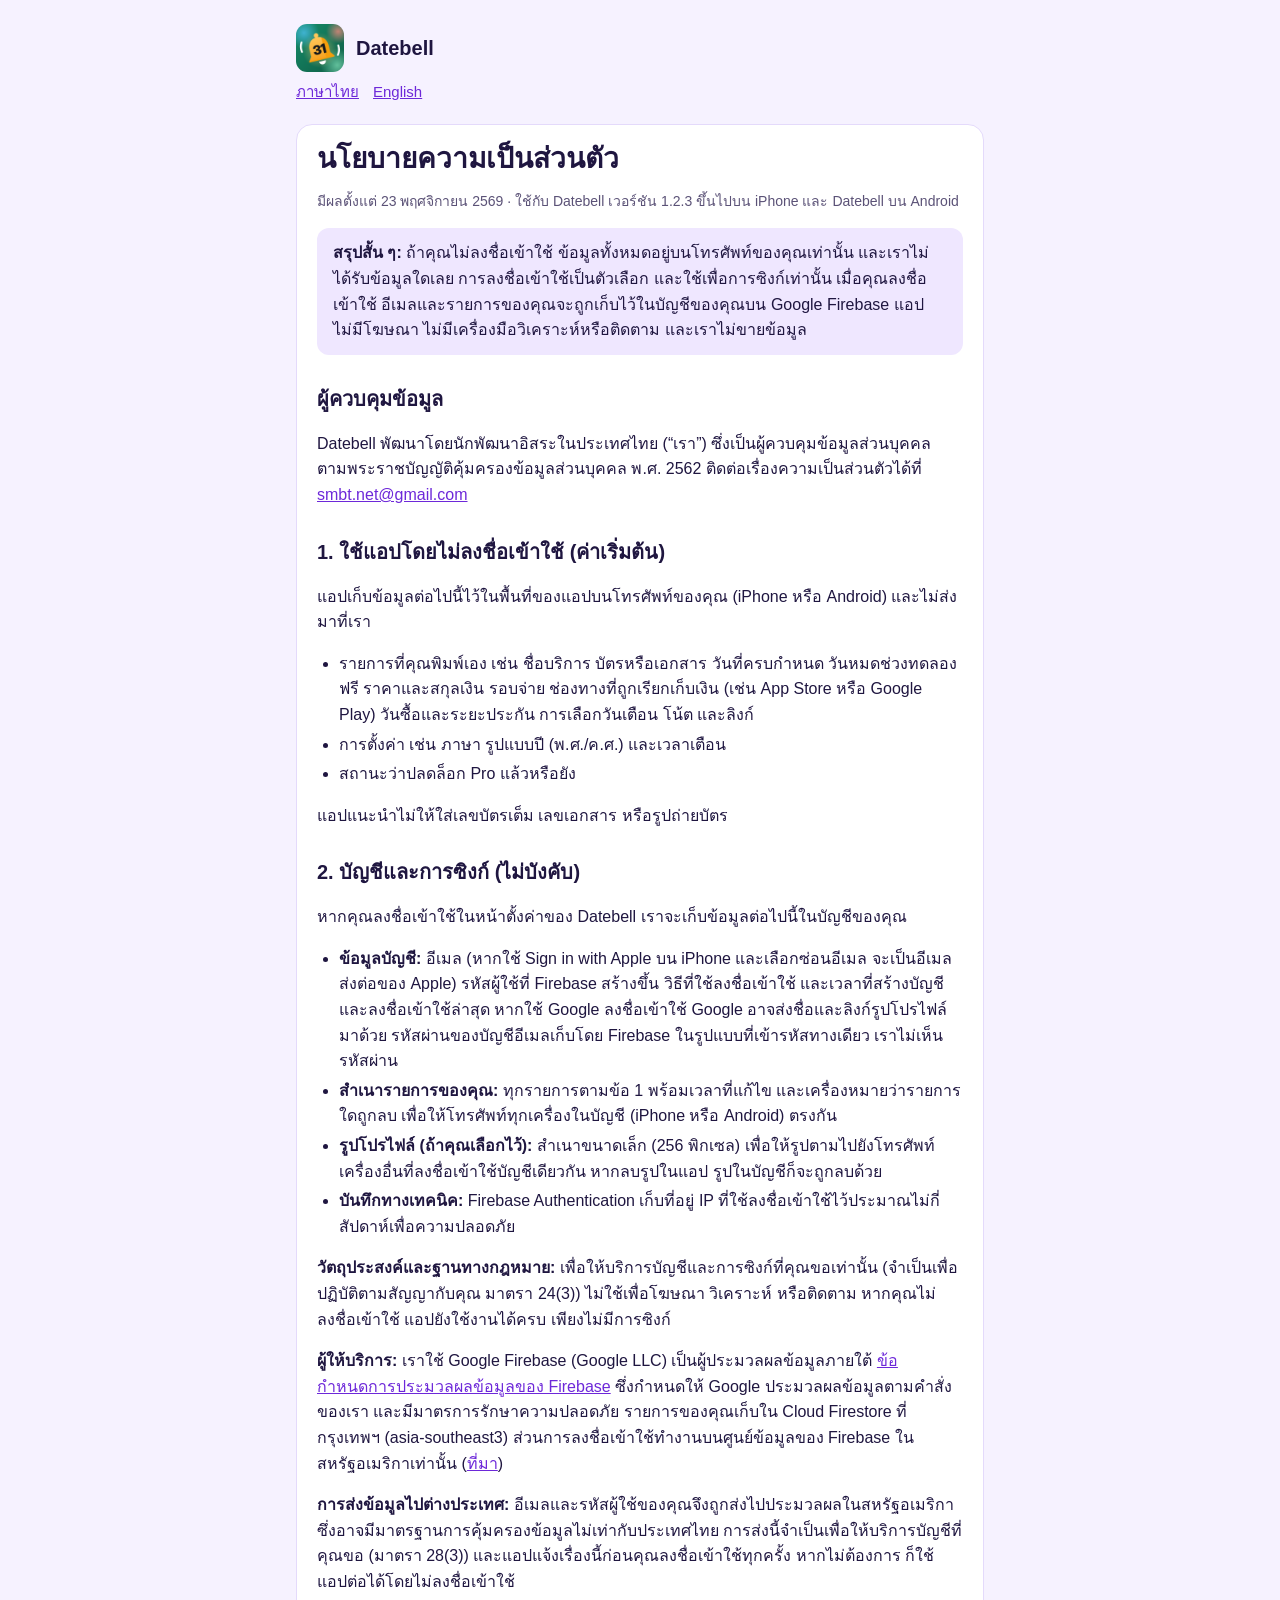
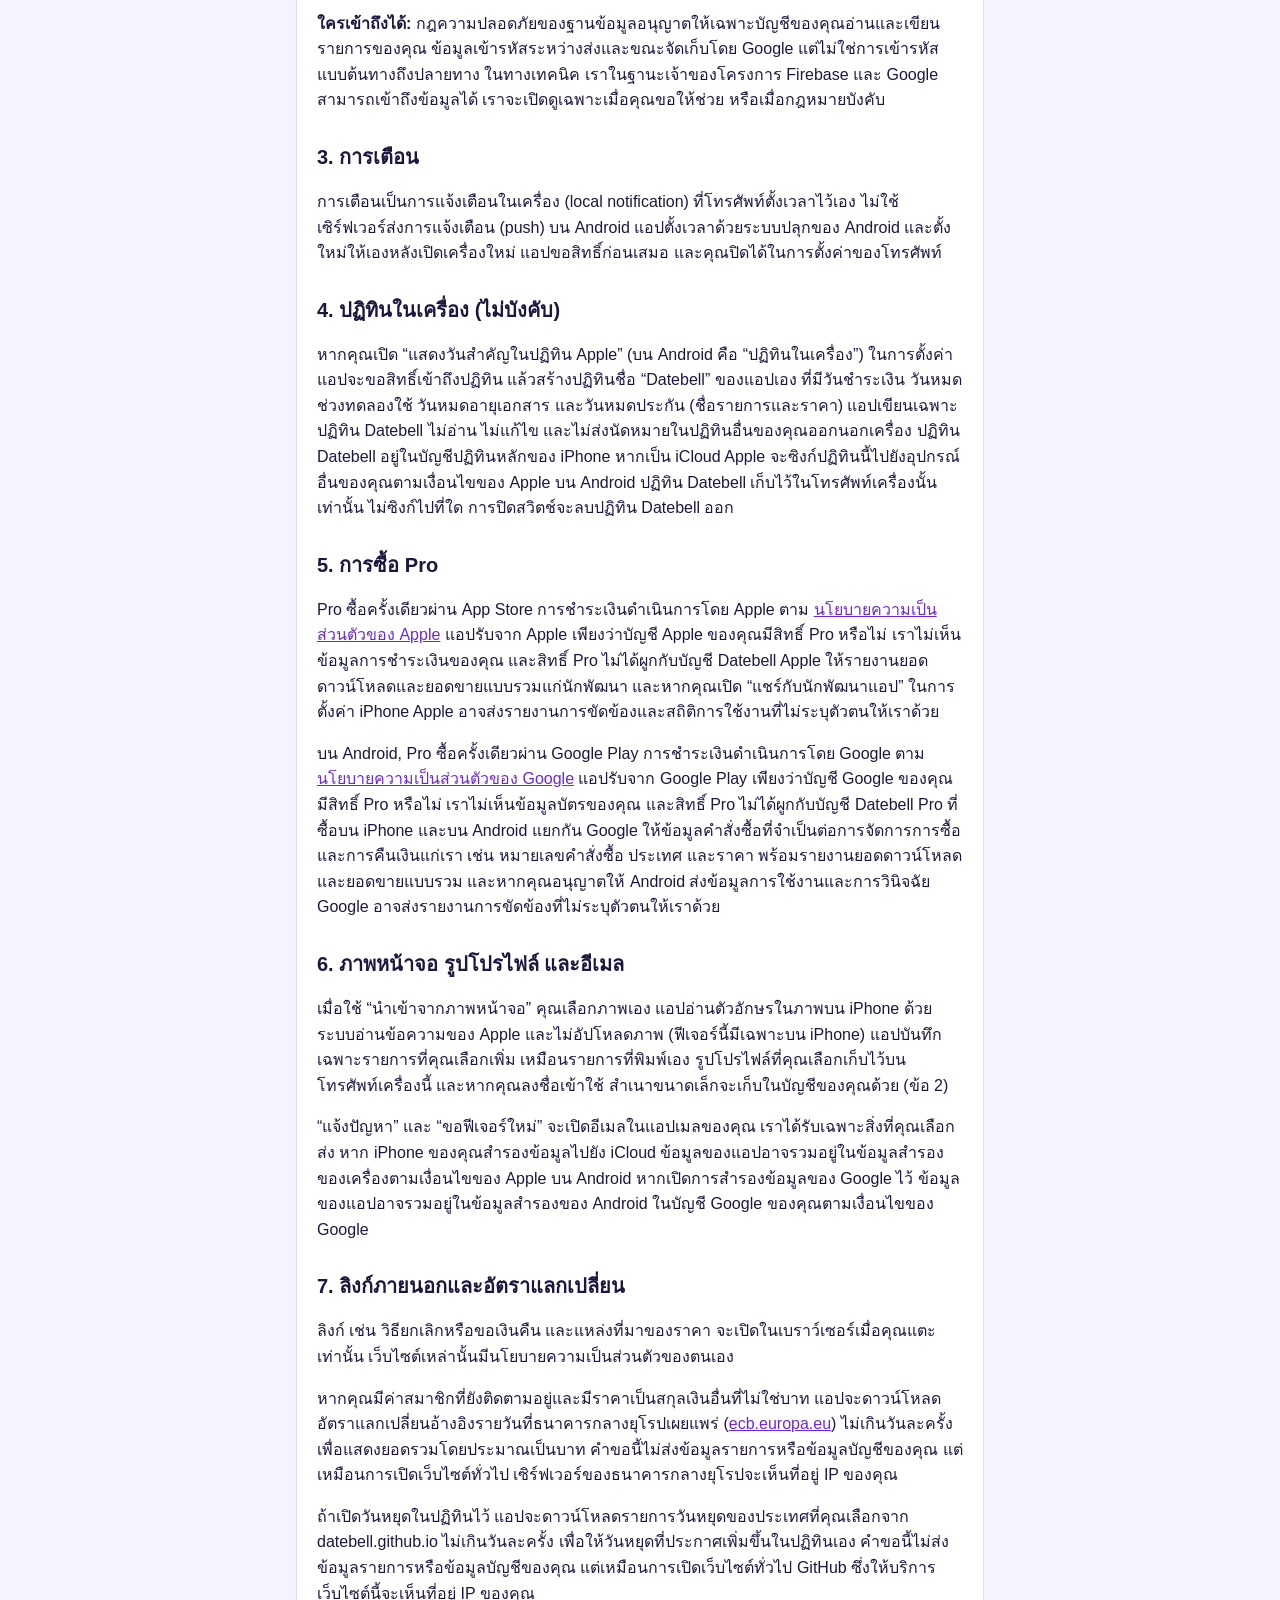
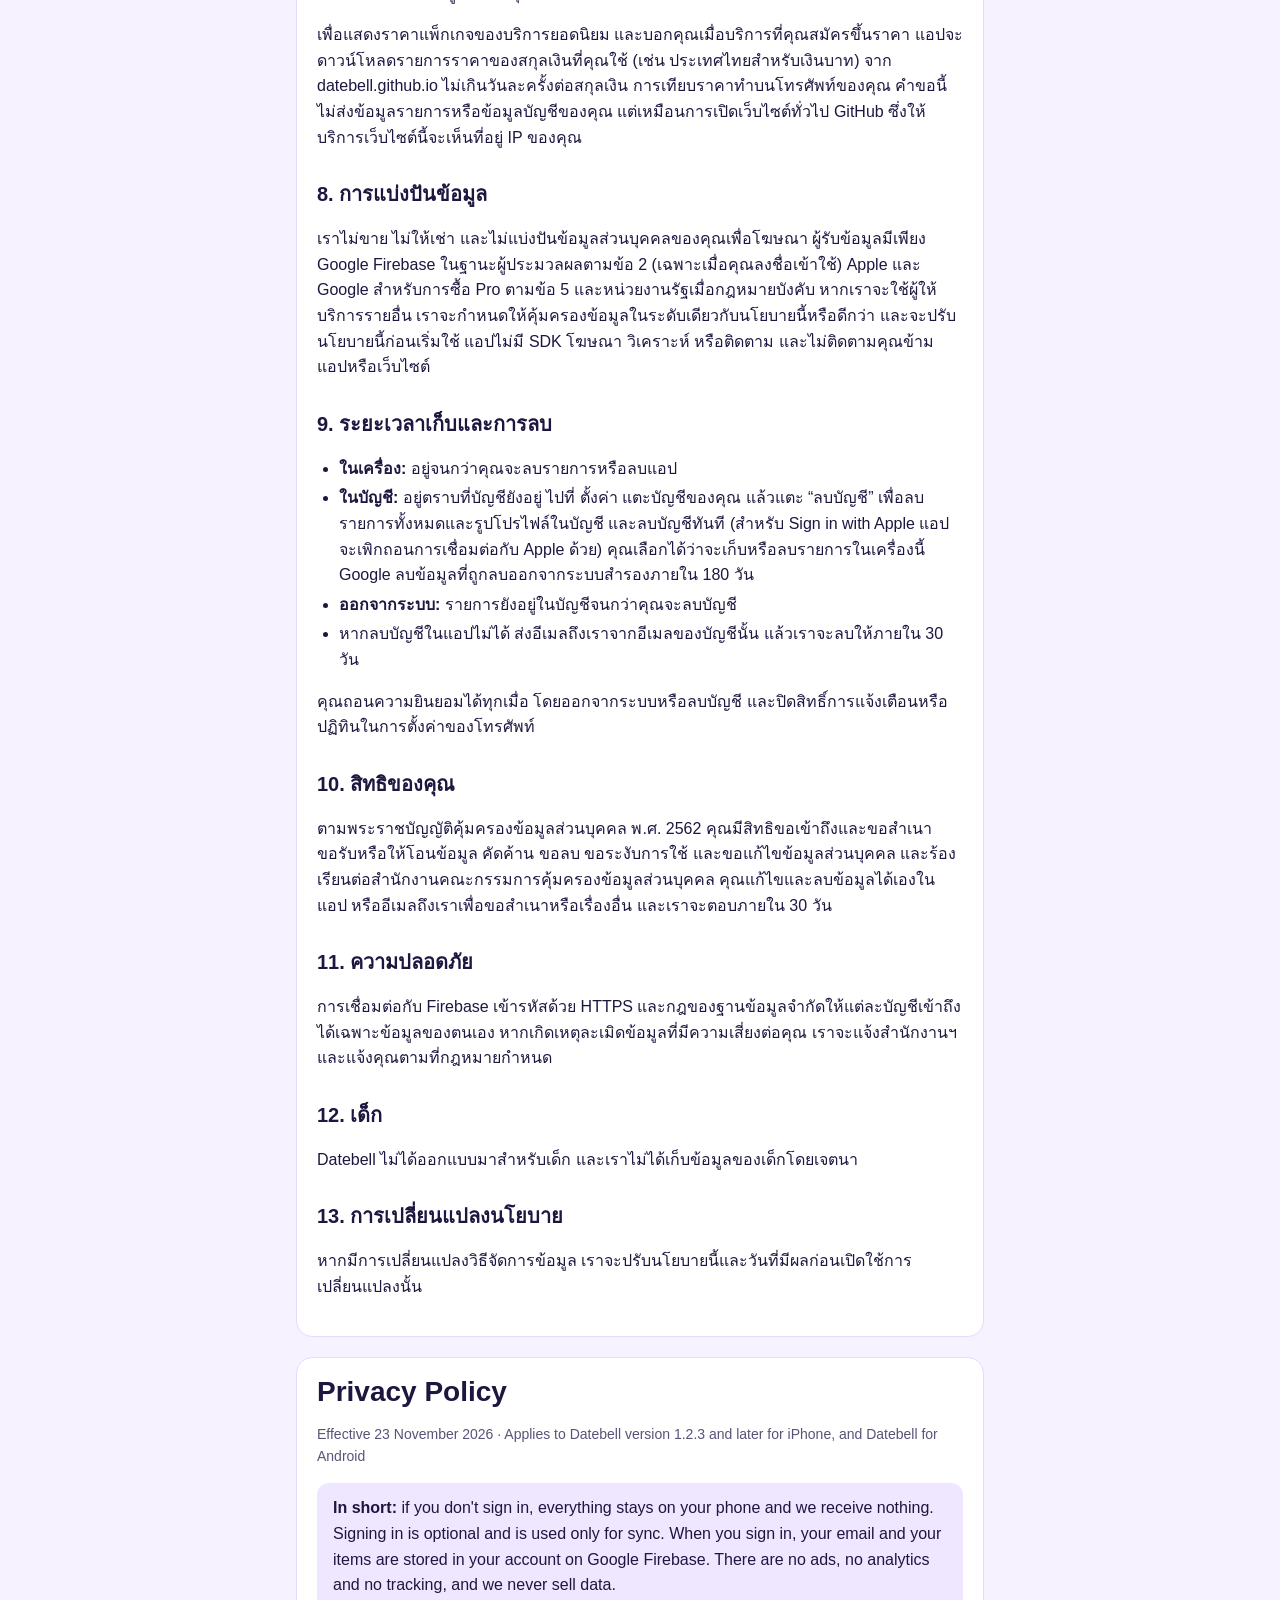
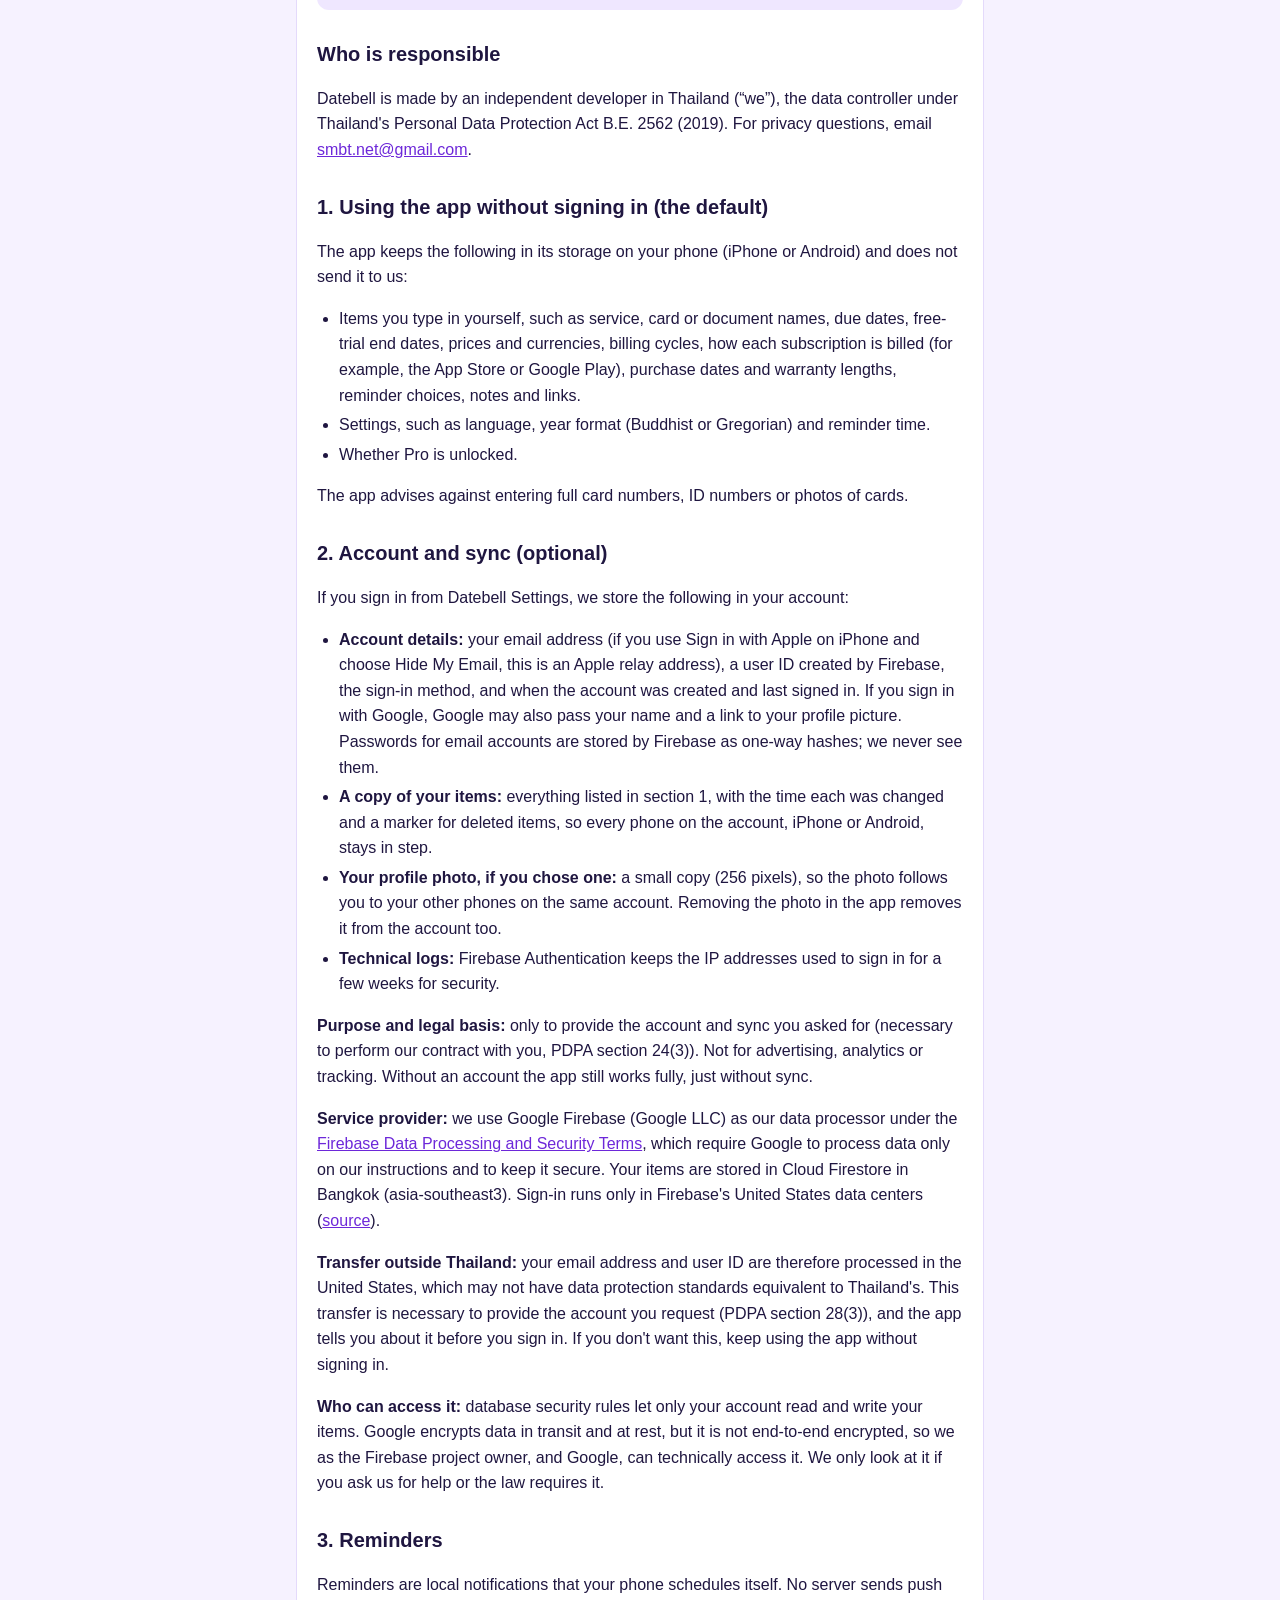
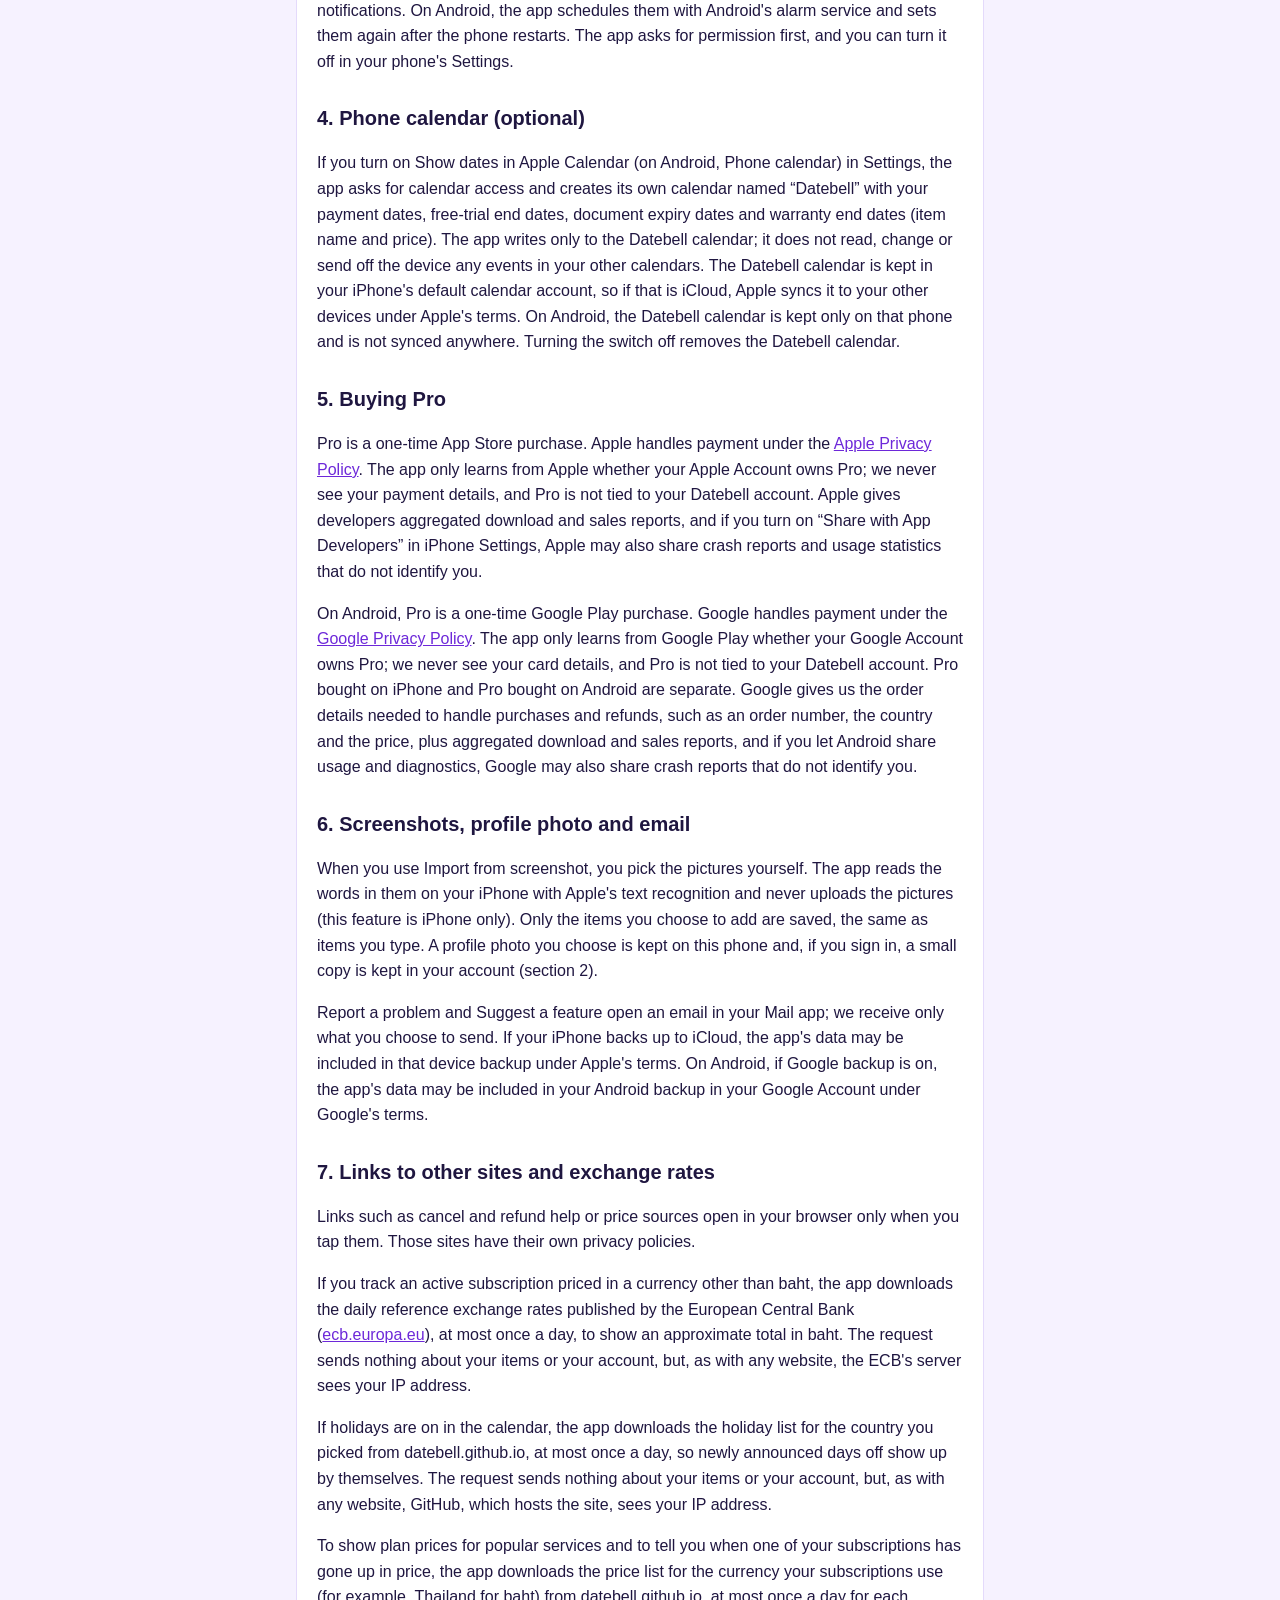
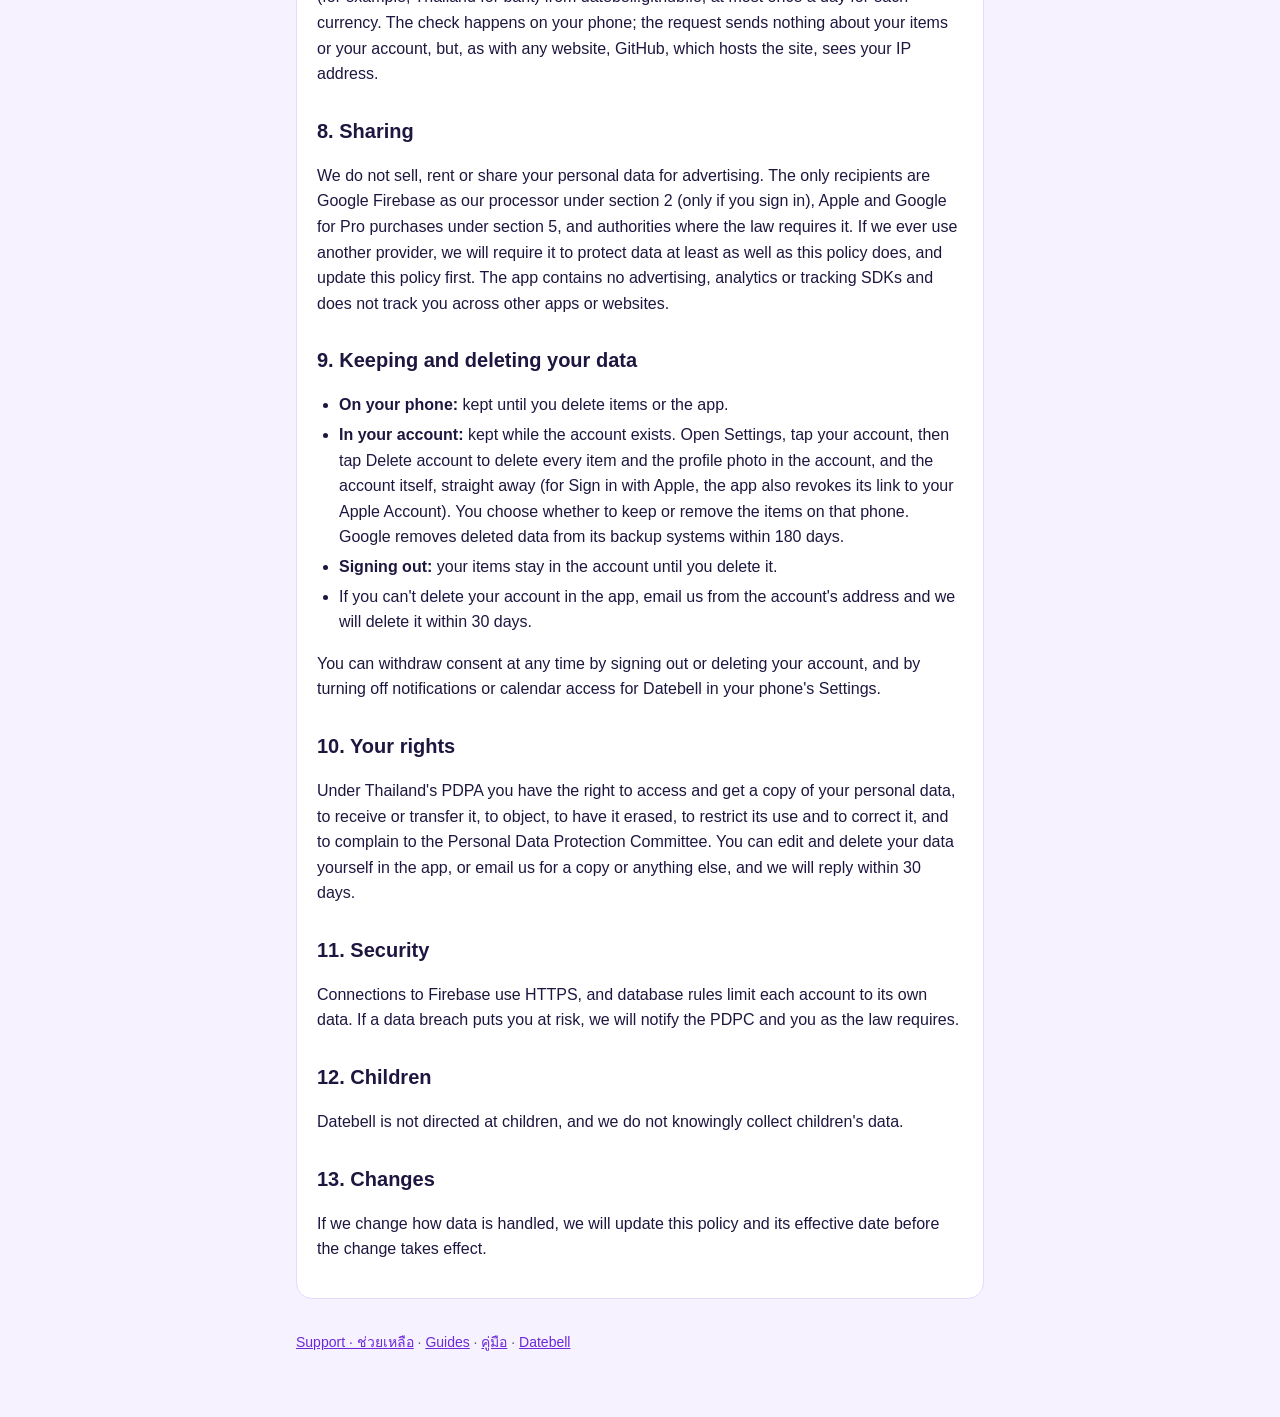
<file: privacy.html>
<!doctype html>
<html lang="th">
<head>
<meta charset="utf-8">
<meta name="viewport" content="width=device-width,initial-scale=1">
<title>Datebell Privacy Policy · นโยบายความเป็นส่วนตัว</title>
<meta name="description" content="How Datebell handles your data: on your phone by default, and in your own account only if you choose to sign in and sync.">
<link rel="stylesheet" href="style.css">
</head>
<body>
<main>
<header><img src="icon.png" alt=""><a href="./">Datebell</a></header>
<nav class="lang"><a href="#th">ภาษาไทย</a><a href="#en">English</a></nav>

<section class="lang-block" id="th" lang="th">
<h1>นโยบายความเป็นส่วนตัว</h1>
<p class="meta">มีผลตั้งแต่ 23 พฤศจิกายน 2569 · ใช้กับ Datebell เวอร์ชัน 1.2.3 ขึ้นไปบน iPhone และ Datebell บน Android</p>
<p class="summary"><strong>สรุปสั้น ๆ:</strong> ถ้าคุณไม่ลงชื่อเข้าใช้ ข้อมูลทั้งหมดอยู่บนโทรศัพท์ของคุณเท่านั้น และเราไม่ได้รับข้อมูลใดเลย การลงชื่อเข้าใช้เป็นตัวเลือก และใช้เพื่อการซิงก์เท่านั้น เมื่อคุณลงชื่อเข้าใช้ อีเมลและรายการของคุณจะถูกเก็บไว้ในบัญชีของคุณบน Google Firebase แอปไม่มีโฆษณา ไม่มีเครื่องมือวิเคราะห์หรือติดตาม และเราไม่ขายข้อมูล</p>

<h2>ผู้ควบคุมข้อมูล</h2>
<p>Datebell พัฒนาโดยนักพัฒนาอิสระในประเทศไทย (“เรา”) ซึ่งเป็นผู้ควบคุมข้อมูลส่วนบุคคลตามพระราชบัญญัติคุ้มครองข้อมูลส่วนบุคคล พ.ศ. 2562 ติดต่อเรื่องความเป็นส่วนตัวได้ที่ <a href="mailto:smbt.net@gmail.com">smbt.net@gmail.com</a></p>

<h2>1. ใช้แอปโดยไม่ลงชื่อเข้าใช้ (ค่าเริ่มต้น)</h2>
<p>แอปเก็บข้อมูลต่อไปนี้ไว้ในพื้นที่ของแอปบนโทรศัพท์ของคุณ (iPhone หรือ Android) และไม่ส่งมาที่เรา</p>
<ul>
<li>รายการที่คุณพิมพ์เอง เช่น ชื่อบริการ บัตรหรือเอกสาร วันที่ครบกำหนด วันหมดช่วงทดลองฟรี ราคาและสกุลเงิน รอบจ่าย ช่องทางที่ถูกเรียกเก็บเงิน (เช่น App Store หรือ Google Play) วันซื้อและระยะประกัน การเลือกวันเตือน โน้ต และลิงก์</li>
<li>การตั้งค่า เช่น ภาษา รูปแบบปี (พ.ศ./ค.ศ.) และเวลาเตือน</li>
<li>สถานะว่าปลดล็อก Pro แล้วหรือยัง</li>
</ul>
<p>แอปแนะนำไม่ให้ใส่เลขบัตรเต็ม เลขเอกสาร หรือรูปถ่ายบัตร</p>

<h2>2. บัญชีและการซิงก์ (ไม่บังคับ)</h2>
<p>หากคุณลงชื่อเข้าใช้ในหน้าตั้งค่าของ Datebell เราจะเก็บข้อมูลต่อไปนี้ในบัญชีของคุณ</p>
<ul>
<li><strong>ข้อมูลบัญชี:</strong> อีเมล (หากใช้ Sign in with Apple บน iPhone และเลือกซ่อนอีเมล จะเป็นอีเมลส่งต่อของ Apple) รหัสผู้ใช้ที่ Firebase สร้างขึ้น วิธีที่ใช้ลงชื่อเข้าใช้ และเวลาที่สร้างบัญชีและลงชื่อเข้าใช้ล่าสุด หากใช้ Google ลงชื่อเข้าใช้ Google อาจส่งชื่อและลิงก์รูปโปรไฟล์มาด้วย รหัสผ่านของบัญชีอีเมลเก็บโดย Firebase ในรูปแบบที่เข้ารหัสทางเดียว เราไม่เห็นรหัสผ่าน</li>
<li><strong>สำเนารายการของคุณ:</strong> ทุกรายการตามข้อ 1 พร้อมเวลาที่แก้ไข และเครื่องหมายว่ารายการใดถูกลบ เพื่อให้โทรศัพท์ทุกเครื่องในบัญชี (iPhone หรือ Android) ตรงกัน</li>
<li><strong>รูปโปรไฟล์ (ถ้าคุณเลือกไว้):</strong> สำเนาขนาดเล็ก (256 พิกเซล) เพื่อให้รูปตามไปยังโทรศัพท์เครื่องอื่นที่ลงชื่อเข้าใช้บัญชีเดียวกัน หากลบรูปในแอป รูปในบัญชีก็จะถูกลบด้วย</li>
<li><strong>บันทึกทางเทคนิค:</strong> Firebase Authentication เก็บที่อยู่ IP ที่ใช้ลงชื่อเข้าใช้ไว้ประมาณไม่กี่สัปดาห์เพื่อความปลอดภัย</li>
</ul>
<p><strong>วัตถุประสงค์และฐานทางกฎหมาย:</strong> เพื่อให้บริการบัญชีและการซิงก์ที่คุณขอเท่านั้น (จำเป็นเพื่อปฏิบัติตามสัญญากับคุณ มาตรา 24(3)) ไม่ใช้เพื่อโฆษณา วิเคราะห์ หรือติดตาม หากคุณไม่ลงชื่อเข้าใช้ แอปยังใช้งานได้ครบ เพียงไม่มีการซิงก์</p>
<p><strong>ผู้ให้บริการ:</strong> เราใช้ Google Firebase (Google LLC) เป็นผู้ประมวลผลข้อมูลภายใต้ <a href="https://firebase.google.com/terms/data-processing-terms">ข้อกำหนดการประมวลผลข้อมูลของ Firebase</a> ซึ่งกำหนดให้ Google ประมวลผลข้อมูลตามคำสั่งของเรา และมีมาตรการรักษาความปลอดภัย รายการของคุณเก็บใน Cloud Firestore ที่กรุงเทพฯ (asia-southeast3) ส่วนการลงชื่อเข้าใช้ทำงานบนศูนย์ข้อมูลของ Firebase ในสหรัฐอเมริกาเท่านั้น (<a href="https://firebase.google.com/support/privacy">ที่มา</a>)</p>
<p><strong>การส่งข้อมูลไปต่างประเทศ:</strong> อีเมลและรหัสผู้ใช้ของคุณจึงถูกส่งไปประมวลผลในสหรัฐอเมริกา ซึ่งอาจมีมาตรฐานการคุ้มครองข้อมูลไม่เท่ากับประเทศไทย การส่งนี้จำเป็นเพื่อให้บริการบัญชีที่คุณขอ (มาตรา 28(3)) และแอปแจ้งเรื่องนี้ก่อนคุณลงชื่อเข้าใช้ทุกครั้ง หากไม่ต้องการ ก็ใช้แอปต่อได้โดยไม่ลงชื่อเข้าใช้</p>
<p><strong>ใครเข้าถึงได้:</strong> กฎความปลอดภัยของฐานข้อมูลอนุญาตให้เฉพาะบัญชีของคุณอ่านและเขียนรายการของคุณ ข้อมูลเข้ารหัสระหว่างส่งและขณะจัดเก็บโดย Google แต่ไม่ใช่การเข้ารหัสแบบต้นทางถึงปลายทาง ในทางเทคนิค เราในฐานะเจ้าของโครงการ Firebase และ Google สามารถเข้าถึงข้อมูลได้ เราจะเปิดดูเฉพาะเมื่อคุณขอให้ช่วย หรือเมื่อกฎหมายบังคับ</p>

<h2>3. การเตือน</h2>
<p>การเตือนเป็นการแจ้งเตือนในเครื่อง (local notification) ที่โทรศัพท์ตั้งเวลาไว้เอง ไม่ใช้เซิร์ฟเวอร์ส่งการแจ้งเตือน (push) บน Android แอปตั้งเวลาด้วยระบบปลุกของ Android และตั้งใหม่ให้เองหลังเปิดเครื่องใหม่ แอปขอสิทธิ์ก่อนเสมอ และคุณปิดได้ในการตั้งค่าของโทรศัพท์</p>

<h2>4. ปฏิทินในเครื่อง (ไม่บังคับ)</h2>
<p>หากคุณเปิด “แสดงวันสำคัญในปฏิทิน Apple” (บน Android คือ “ปฏิทินในเครื่อง”) ในการตั้งค่า แอปจะขอสิทธิ์เข้าถึงปฏิทิน แล้วสร้างปฏิทินชื่อ “Datebell” ของแอปเอง ที่มีวันชำระเงิน วันหมดช่วงทดลองใช้ วันหมดอายุเอกสาร และวันหมดประกัน (ชื่อรายการและราคา) แอปเขียนเฉพาะปฏิทิน Datebell ไม่อ่าน ไม่แก้ไข และไม่ส่งนัดหมายในปฏิทินอื่นของคุณออกนอกเครื่อง ปฏิทิน Datebell อยู่ในบัญชีปฏิทินหลักของ iPhone หากเป็น iCloud Apple จะซิงก์ปฏิทินนี้ไปยังอุปกรณ์อื่นของคุณตามเงื่อนไขของ Apple บน Android ปฏิทิน Datebell เก็บไว้ในโทรศัพท์เครื่องนั้นเท่านั้น ไม่ซิงก์ไปที่ใด การปิดสวิตช์จะลบปฏิทิน Datebell ออก</p>

<h2>5. การซื้อ Pro</h2>
<p>Pro ซื้อครั้งเดียวผ่าน App Store การชำระเงินดำเนินการโดย Apple ตาม <a href="https://www.apple.com/legal/privacy/th/">นโยบายความเป็นส่วนตัวของ Apple</a> แอปรับจาก Apple เพียงว่าบัญชี Apple ของคุณมีสิทธิ์ Pro หรือไม่ เราไม่เห็นข้อมูลการชำระเงินของคุณ และสิทธิ์ Pro ไม่ได้ผูกกับบัญชี Datebell Apple ให้รายงานยอดดาวน์โหลดและยอดขายแบบรวมแก่นักพัฒนา และหากคุณเปิด “แชร์กับนักพัฒนาแอป” ในการตั้งค่า iPhone Apple อาจส่งรายงานการขัดข้องและสถิติการใช้งานที่ไม่ระบุตัวตนให้เราด้วย</p>
<p>บน Android, Pro ซื้อครั้งเดียวผ่าน Google Play การชำระเงินดำเนินการโดย Google ตาม <a href="https://policies.google.com/privacy?hl=th">นโยบายความเป็นส่วนตัวของ Google</a> แอปรับจาก Google Play เพียงว่าบัญชี Google ของคุณมีสิทธิ์ Pro หรือไม่ เราไม่เห็นข้อมูลบัตรของคุณ และสิทธิ์ Pro ไม่ได้ผูกกับบัญชี Datebell Pro ที่ซื้อบน iPhone และบน Android แยกกัน Google ให้ข้อมูลคำสั่งซื้อที่จำเป็นต่อการจัดการการซื้อและการคืนเงินแก่เรา เช่น หมายเลขคำสั่งซื้อ ประเทศ และราคา พร้อมรายงานยอดดาวน์โหลดและยอดขายแบบรวม และหากคุณอนุญาตให้ Android ส่งข้อมูลการใช้งานและการวินิจฉัย Google อาจส่งรายงานการขัดข้องที่ไม่ระบุตัวตนให้เราด้วย</p>

<h2>6. ภาพหน้าจอ รูปโปรไฟล์ และอีเมล</h2>
<p>เมื่อใช้ “นำเข้าจากภาพหน้าจอ” คุณเลือกภาพเอง แอปอ่านตัวอักษรในภาพบน iPhone ด้วยระบบอ่านข้อความของ Apple และไม่อัปโหลดภาพ (ฟีเจอร์นี้มีเฉพาะบน iPhone) แอปบันทึกเฉพาะรายการที่คุณเลือกเพิ่ม เหมือนรายการที่พิมพ์เอง รูปโปรไฟล์ที่คุณเลือกเก็บไว้บนโทรศัพท์เครื่องนี้ และหากคุณลงชื่อเข้าใช้ สำเนาขนาดเล็กจะเก็บในบัญชีของคุณด้วย (ข้อ 2)</p>
<p>“แจ้งปัญหา” และ “ขอฟีเจอร์ใหม่” จะเปิดอีเมลในแอปเมลของคุณ เราได้รับเฉพาะสิ่งที่คุณเลือกส่ง หาก iPhone ของคุณสำรองข้อมูลไปยัง iCloud ข้อมูลของแอปอาจรวมอยู่ในข้อมูลสำรองของเครื่องตามเงื่อนไขของ Apple บน Android หากเปิดการสำรองข้อมูลของ Google ไว้ ข้อมูลของแอปอาจรวมอยู่ในข้อมูลสำรองของ Android ในบัญชี Google ของคุณตามเงื่อนไขของ Google</p>

<h2>7. ลิงก์ภายนอกและอัตราแลกเปลี่ยน</h2>
<p>ลิงก์ เช่น วิธียกเลิกหรือขอเงินคืน และแหล่งที่มาของราคา จะเปิดในเบราว์เซอร์เมื่อคุณแตะเท่านั้น เว็บไซต์เหล่านั้นมีนโยบายความเป็นส่วนตัวของตนเอง</p>
<p>หากคุณมีค่าสมาชิกที่ยังติดตามอยู่และมีราคาเป็นสกุลเงินอื่นที่ไม่ใช่บาท แอปจะดาวน์โหลดอัตราแลกเปลี่ยนอ้างอิงรายวันที่ธนาคารกลางยุโรปเผยแพร่ (<a href="https://www.ecb.europa.eu/stats/policy_and_exchange_rates/euro_reference_exchange_rates/html/index.en.html">ecb.europa.eu</a>) ไม่เกินวันละครั้ง เพื่อแสดงยอดรวมโดยประมาณเป็นบาท คำขอนี้ไม่ส่งข้อมูลรายการหรือข้อมูลบัญชีของคุณ แต่เหมือนการเปิดเว็บไซต์ทั่วไป เซิร์ฟเวอร์ของธนาคารกลางยุโรปจะเห็นที่อยู่ IP ของคุณ</p>
<p>ถ้าเปิดวันหยุดในปฏิทินไว้ แอปจะดาวน์โหลดรายการวันหยุดของประเทศที่คุณเลือกจาก datebell.github.io ไม่เกินวันละครั้ง เพื่อให้วันหยุดที่ประกาศเพิ่มขึ้นในปฏิทินเอง คำขอนี้ไม่ส่งข้อมูลรายการหรือข้อมูลบัญชีของคุณ แต่เหมือนการเปิดเว็บไซต์ทั่วไป GitHub ซึ่งให้บริการเว็บไซต์นี้จะเห็นที่อยู่ IP ของคุณ</p>
<p>เพื่อแสดงราคาแพ็กเกจของบริการยอดนิยม และบอกคุณเมื่อบริการที่คุณสมัครขึ้นราคา แอปจะดาวน์โหลดรายการราคาของสกุลเงินที่คุณใช้ (เช่น ประเทศไทยสำหรับเงินบาท) จาก datebell.github.io ไม่เกินวันละครั้งต่อสกุลเงิน การเทียบราคาทำบนโทรศัพท์ของคุณ คำขอนี้ไม่ส่งข้อมูลรายการหรือข้อมูลบัญชีของคุณ แต่เหมือนการเปิดเว็บไซต์ทั่วไป GitHub ซึ่งให้บริการเว็บไซต์นี้จะเห็นที่อยู่ IP ของคุณ</p>

<h2>8. การแบ่งปันข้อมูล</h2>
<p>เราไม่ขาย ไม่ให้เช่า และไม่แบ่งปันข้อมูลส่วนบุคคลของคุณเพื่อโฆษณา ผู้รับข้อมูลมีเพียง Google Firebase ในฐานะผู้ประมวลผลตามข้อ 2 (เฉพาะเมื่อคุณลงชื่อเข้าใช้) Apple และ Google สำหรับการซื้อ Pro ตามข้อ 5 และหน่วยงานรัฐเมื่อกฎหมายบังคับ หากเราจะใช้ผู้ให้บริการรายอื่น เราจะกำหนดให้คุ้มครองข้อมูลในระดับเดียวกับนโยบายนี้หรือดีกว่า และจะปรับนโยบายนี้ก่อนเริ่มใช้ แอปไม่มี SDK โฆษณา วิเคราะห์ หรือติดตาม และไม่ติดตามคุณข้ามแอปหรือเว็บไซต์</p>

<h2>9. ระยะเวลาเก็บและการลบ</h2>
<ul>
<li><strong>ในเครื่อง:</strong> อยู่จนกว่าคุณจะลบรายการหรือลบแอป</li>
<li><strong>ในบัญชี:</strong> อยู่ตราบที่บัญชียังอยู่ ไปที่ ตั้งค่า แตะบัญชีของคุณ แล้วแตะ “ลบบัญชี” เพื่อลบรายการทั้งหมดและรูปโปรไฟล์ในบัญชี และลบบัญชีทันที (สำหรับ Sign in with Apple แอปจะเพิกถอนการเชื่อมต่อกับ Apple ด้วย) คุณเลือกได้ว่าจะเก็บหรือลบรายการในเครื่องนี้ Google ลบข้อมูลที่ถูกลบออกจากระบบสำรองภายใน 180 วัน</li>
<li><strong>ออกจากระบบ:</strong> รายการยังอยู่ในบัญชีจนกว่าคุณจะลบบัญชี</li>
<li>หากลบบัญชีในแอปไม่ได้ ส่งอีเมลถึงเราจากอีเมลของบัญชีนั้น แล้วเราจะลบให้ภายใน 30 วัน</li>
</ul>
<p>คุณถอนความยินยอมได้ทุกเมื่อ โดยออกจากระบบหรือลบบัญชี และปิดสิทธิ์การแจ้งเตือนหรือปฏิทินในการตั้งค่าของโทรศัพท์</p>

<h2>10. สิทธิของคุณ</h2>
<p>ตามพระราชบัญญัติคุ้มครองข้อมูลส่วนบุคคล พ.ศ. 2562 คุณมีสิทธิขอเข้าถึงและขอสำเนา ขอรับหรือให้โอนข้อมูล คัดค้าน ขอลบ ขอระงับการใช้ และขอแก้ไขข้อมูลส่วนบุคคล และร้องเรียนต่อสำนักงานคณะกรรมการคุ้มครองข้อมูลส่วนบุคคล คุณแก้ไขและลบข้อมูลได้เองในแอป หรืออีเมลถึงเราเพื่อขอสำเนาหรือเรื่องอื่น และเราจะตอบภายใน 30 วัน</p>

<h2>11. ความปลอดภัย</h2>
<p>การเชื่อมต่อกับ Firebase เข้ารหัสด้วย HTTPS และกฎของฐานข้อมูลจำกัดให้แต่ละบัญชีเข้าถึงได้เฉพาะข้อมูลของตนเอง หากเกิดเหตุละเมิดข้อมูลที่มีความเสี่ยงต่อคุณ เราจะแจ้งสำนักงานฯ และแจ้งคุณตามที่กฎหมายกำหนด</p>

<h2>12. เด็ก</h2>
<p>Datebell ไม่ได้ออกแบบมาสำหรับเด็ก และเราไม่ได้เก็บข้อมูลของเด็กโดยเจตนา</p>

<h2>13. การเปลี่ยนแปลงนโยบาย</h2>
<p>หากมีการเปลี่ยนแปลงวิธีจัดการข้อมูล เราจะปรับนโยบายนี้และวันที่มีผลก่อนเปิดใช้การเปลี่ยนแปลงนั้น</p>
</section>

<section class="lang-block" id="en" lang="en">
<h1>Privacy Policy</h1>
<p class="meta">Effective 23 November 2026 · Applies to Datebell version 1.2.3 and later for iPhone, and Datebell for Android</p>
<p class="summary"><strong>In short:</strong> if you don't sign in, everything stays on your phone and we receive nothing. Signing in is optional and is used only for sync. When you sign in, your email and your items are stored in your account on Google Firebase. There are no ads, no analytics and no tracking, and we never sell data.</p>

<h2>Who is responsible</h2>
<p>Datebell is made by an independent developer in Thailand (“we”), the data controller under Thailand's Personal Data Protection Act B.E. 2562 (2019). For privacy questions, email <a href="mailto:smbt.net@gmail.com">smbt.net@gmail.com</a>.</p>

<h2>1. Using the app without signing in (the default)</h2>
<p>The app keeps the following in its storage on your phone (iPhone or Android) and does not send it to us:</p>
<ul>
<li>Items you type in yourself, such as service, card or document names, due dates, free-trial end dates, prices and currencies, billing cycles, how each subscription is billed (for example, the App Store or Google Play), purchase dates and warranty lengths, reminder choices, notes and links.</li>
<li>Settings, such as language, year format (Buddhist or Gregorian) and reminder time.</li>
<li>Whether Pro is unlocked.</li>
</ul>
<p>The app advises against entering full card numbers, ID numbers or photos of cards.</p>

<h2>2. Account and sync (optional)</h2>
<p>If you sign in from Datebell Settings, we store the following in your account:</p>
<ul>
<li><strong>Account details:</strong> your email address (if you use Sign in with Apple on iPhone and choose Hide My Email, this is an Apple relay address), a user ID created by Firebase, the sign-in method, and when the account was created and last signed in. If you sign in with Google, Google may also pass your name and a link to your profile picture. Passwords for email accounts are stored by Firebase as one-way hashes; we never see them.</li>
<li><strong>A copy of your items:</strong> everything listed in section 1, with the time each was changed and a marker for deleted items, so every phone on the account, iPhone or Android, stays in step.</li>
<li><strong>Your profile photo, if you chose one:</strong> a small copy (256 pixels), so the photo follows you to your other phones on the same account. Removing the photo in the app removes it from the account too.</li>
<li><strong>Technical logs:</strong> Firebase Authentication keeps the IP addresses used to sign in for a few weeks for security.</li>
</ul>
<p><strong>Purpose and legal basis:</strong> only to provide the account and sync you asked for (necessary to perform our contract with you, PDPA section 24(3)). Not for advertising, analytics or tracking. Without an account the app still works fully, just without sync.</p>
<p><strong>Service provider:</strong> we use Google Firebase (Google LLC) as our data processor under the <a href="https://firebase.google.com/terms/data-processing-terms">Firebase Data Processing and Security Terms</a>, which require Google to process data only on our instructions and to keep it secure. Your items are stored in Cloud Firestore in Bangkok (asia-southeast3). Sign-in runs only in Firebase's United States data centers (<a href="https://firebase.google.com/support/privacy">source</a>).</p>
<p><strong>Transfer outside Thailand:</strong> your email address and user ID are therefore processed in the United States, which may not have data protection standards equivalent to Thailand's. This transfer is necessary to provide the account you request (PDPA section 28(3)), and the app tells you about it before you sign in. If you don't want this, keep using the app without signing in.</p>
<p><strong>Who can access it:</strong> database security rules let only your account read and write your items. Google encrypts data in transit and at rest, but it is not end-to-end encrypted, so we as the Firebase project owner, and Google, can technically access it. We only look at it if you ask us for help or the law requires it.</p>

<h2>3. Reminders</h2>
<p>Reminders are local notifications that your phone schedules itself. No server sends push notifications. On Android, the app schedules them with Android's alarm service and sets them again after the phone restarts. The app asks for permission first, and you can turn it off in your phone's Settings.</p>

<h2>4. Phone calendar (optional)</h2>
<p>If you turn on Show dates in Apple Calendar (on Android, Phone calendar) in Settings, the app asks for calendar access and creates its own calendar named “Datebell” with your payment dates, free-trial end dates, document expiry dates and warranty end dates (item name and price). The app writes only to the Datebell calendar; it does not read, change or send off the device any events in your other calendars. The Datebell calendar is kept in your iPhone's default calendar account, so if that is iCloud, Apple syncs it to your other devices under Apple's terms. On Android, the Datebell calendar is kept only on that phone and is not synced anywhere. Turning the switch off removes the Datebell calendar.</p>

<h2>5. Buying Pro</h2>
<p>Pro is a one-time App Store purchase. Apple handles payment under the <a href="https://www.apple.com/legal/privacy/">Apple Privacy Policy</a>. The app only learns from Apple whether your Apple Account owns Pro; we never see your payment details, and Pro is not tied to your Datebell account. Apple gives developers aggregated download and sales reports, and if you turn on “Share with App Developers” in iPhone Settings, Apple may also share crash reports and usage statistics that do not identify you.</p>
<p>On Android, Pro is a one-time Google Play purchase. Google handles payment under the <a href="https://policies.google.com/privacy">Google Privacy Policy</a>. The app only learns from Google Play whether your Google Account owns Pro; we never see your card details, and Pro is not tied to your Datebell account. Pro bought on iPhone and Pro bought on Android are separate. Google gives us the order details needed to handle purchases and refunds, such as an order number, the country and the price, plus aggregated download and sales reports, and if you let Android share usage and diagnostics, Google may also share crash reports that do not identify you.</p>

<h2>6. Screenshots, profile photo and email</h2>
<p>When you use Import from screenshot, you pick the pictures yourself. The app reads the words in them on your iPhone with Apple's text recognition and never uploads the pictures (this feature is iPhone only). Only the items you choose to add are saved, the same as items you type. A profile photo you choose is kept on this phone and, if you sign in, a small copy is kept in your account (section 2).</p>
<p>Report a problem and Suggest a feature open an email in your Mail app; we receive only what you choose to send. If your iPhone backs up to iCloud, the app's data may be included in that device backup under Apple's terms. On Android, if Google backup is on, the app's data may be included in your Android backup in your Google Account under Google's terms.</p>

<h2>7. Links to other sites and exchange rates</h2>
<p>Links such as cancel and refund help or price sources open in your browser only when you tap them. Those sites have their own privacy policies.</p>
<p>If you track an active subscription priced in a currency other than baht, the app downloads the daily reference exchange rates published by the European Central Bank (<a href="https://www.ecb.europa.eu/stats/policy_and_exchange_rates/euro_reference_exchange_rates/html/index.en.html">ecb.europa.eu</a>), at most once a day, to show an approximate total in baht. The request sends nothing about your items or your account, but, as with any website, the ECB's server sees your IP address.</p>
<p>If holidays are on in the calendar, the app downloads the holiday list for the country you picked from datebell.github.io, at most once a day, so newly announced days off show up by themselves. The request sends nothing about your items or your account, but, as with any website, GitHub, which hosts the site, sees your IP address.</p>
<p>To show plan prices for popular services and to tell you when one of your subscriptions has gone up in price, the app downloads the price list for the currency your subscriptions use (for example, Thailand for baht) from datebell.github.io, at most once a day for each currency. The check happens on your phone; the request sends nothing about your items or your account, but, as with any website, GitHub, which hosts the site, sees your IP address.</p>

<h2>8. Sharing</h2>
<p>We do not sell, rent or share your personal data for advertising. The only recipients are Google Firebase as our processor under section 2 (only if you sign in), Apple and Google for Pro purchases under section 5, and authorities where the law requires it. If we ever use another provider, we will require it to protect data at least as well as this policy does, and update this policy first. The app contains no advertising, analytics or tracking SDKs and does not track you across other apps or websites.</p>

<h2>9. Keeping and deleting your data</h2>
<ul>
<li><strong>On your phone:</strong> kept until you delete items or the app.</li>
<li><strong>In your account:</strong> kept while the account exists. Open Settings, tap your account, then tap Delete account to delete every item and the profile photo in the account, and the account itself, straight away (for Sign in with Apple, the app also revokes its link to your Apple Account). You choose whether to keep or remove the items on that phone. Google removes deleted data from its backup systems within 180 days.</li>
<li><strong>Signing out:</strong> your items stay in the account until you delete it.</li>
<li>If you can't delete your account in the app, email us from the account's address and we will delete it within 30 days.</li>
</ul>
<p>You can withdraw consent at any time by signing out or deleting your account, and by turning off notifications or calendar access for Datebell in your phone's Settings.</p>

<h2>10. Your rights</h2>
<p>Under Thailand's PDPA you have the right to access and get a copy of your personal data, to receive or transfer it, to object, to have it erased, to restrict its use and to correct it, and to complain to the Personal Data Protection Committee. You can edit and delete your data yourself in the app, or email us for a copy or anything else, and we will reply within 30 days.</p>

<h2>11. Security</h2>
<p>Connections to Firebase use HTTPS, and database rules limit each account to its own data. If a data breach puts you at risk, we will notify the PDPC and you as the law requires.</p>

<h2>12. Children</h2>
<p>Datebell is not directed at children, and we do not knowingly collect children's data.</p>

<h2>13. Changes</h2>
<p>If we change how data is handled, we will update this policy and its effective date before the change takes effect.</p>
</section>

<footer><a href="support.html">Support · ช่วยเหลือ</a> · <a href="help/">Guides</a> · <a href="help/th/">คู่มือ</a> · <a href="./">Datebell</a></footer>
</main>
</body>
</html>
</file>
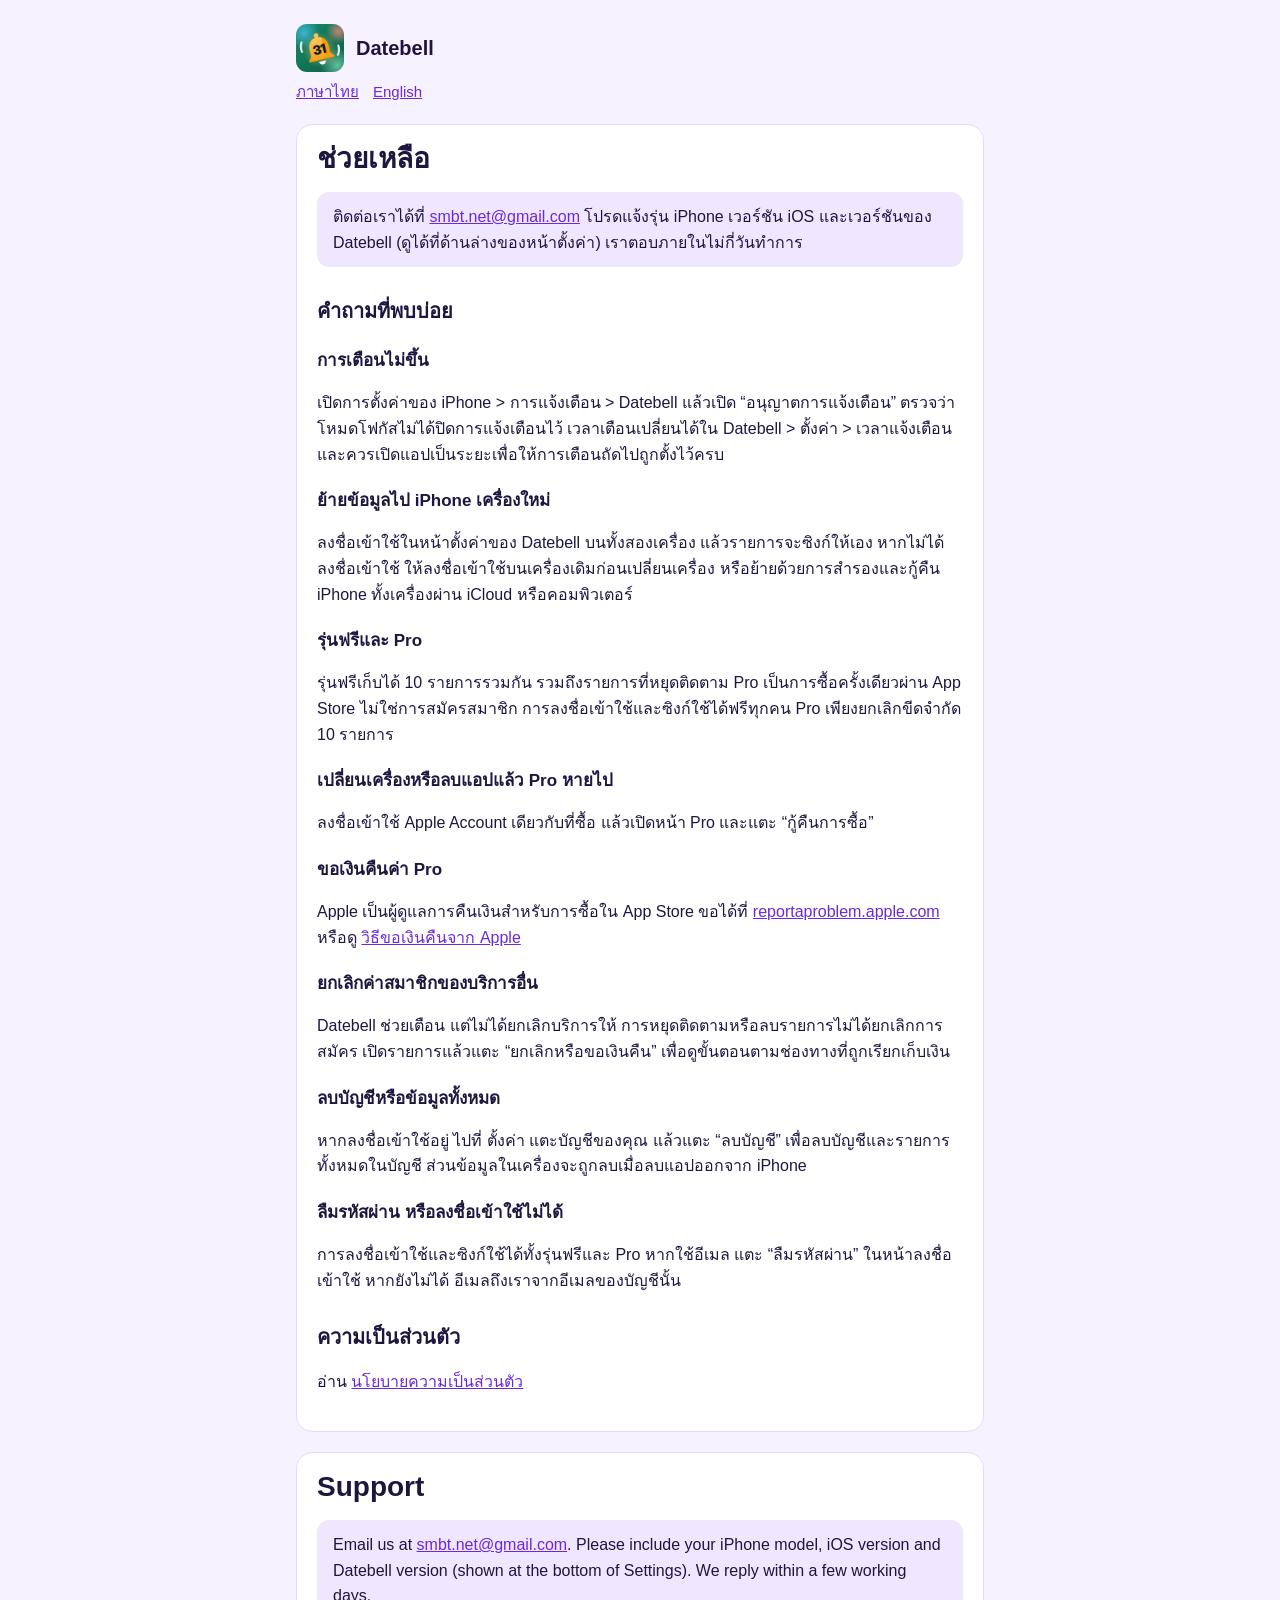
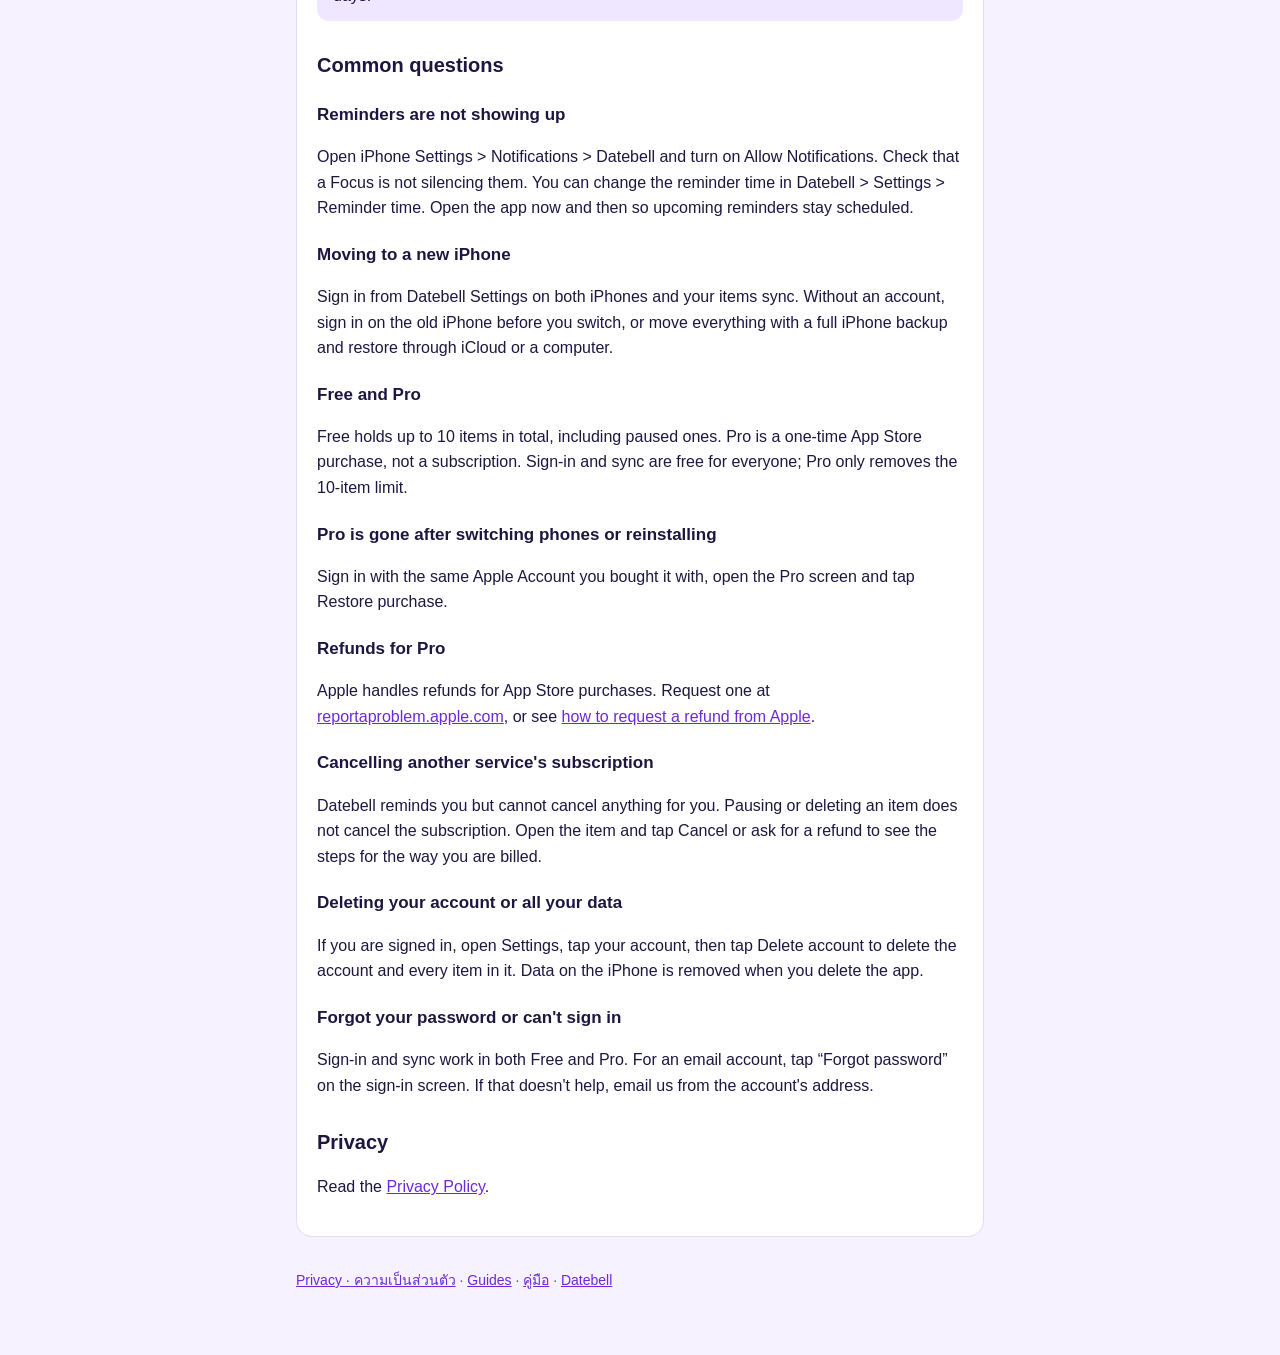
<file: support.html>
<!doctype html>
<html lang="th">
<head>
<meta charset="utf-8">
<meta name="viewport" content="width=device-width,initial-scale=1">
<title>Datebell Support · ช่วยเหลือ</title>
<meta name="description" content="Help and contact for Datebell, the renewal and expiry reminder app for iPhone.">
<link rel="stylesheet" href="style.css">
</head>
<body>
<main>
<header><img src="icon.png" alt=""><a href="./">Datebell</a></header>
<nav class="lang"><a href="#th">ภาษาไทย</a><a href="#en">English</a></nav>

<section class="lang-block" id="th" lang="th">
<h1>ช่วยเหลือ</h1>
<p class="summary">ติดต่อเราได้ที่ <a href="mailto:smbt.net@gmail.com?subject=Datebell">smbt.net@gmail.com</a> โปรดแจ้งรุ่น iPhone เวอร์ชัน iOS และเวอร์ชันของ Datebell (ดูได้ที่ด้านล่างของหน้าตั้งค่า) เราตอบภายในไม่กี่วันทำการ</p>

<h2>คำถามที่พบบ่อย</h2>
<h3>การเตือนไม่ขึ้น</h3>
<p>เปิดการตั้งค่าของ iPhone &gt; การแจ้งเตือน &gt; Datebell แล้วเปิด “อนุญาตการแจ้งเตือน” ตรวจว่าโหมดโฟกัสไม่ได้ปิดการแจ้งเตือนไว้ เวลาเตือนเปลี่ยนได้ใน Datebell &gt; ตั้งค่า &gt; เวลาแจ้งเตือน และควรเปิดแอปเป็นระยะเพื่อให้การเตือนถัดไปถูกตั้งไว้ครบ</p>
<h3>ย้ายข้อมูลไป iPhone เครื่องใหม่</h3>
<p>ลงชื่อเข้าใช้ในหน้าตั้งค่าของ Datebell บนทั้งสองเครื่อง แล้วรายการจะซิงก์ให้เอง หากไม่ได้ลงชื่อเข้าใช้ ให้ลงชื่อเข้าใช้บนเครื่องเดิมก่อนเปลี่ยนเครื่อง หรือย้ายด้วยการสำรองและกู้คืน iPhone ทั้งเครื่องผ่าน iCloud หรือคอมพิวเตอร์</p>
<h3>รุ่นฟรีและ Pro</h3>
<p>รุ่นฟรีเก็บได้ 10 รายการรวมกัน รวมถึงรายการที่หยุดติดตาม Pro เป็นการซื้อครั้งเดียวผ่าน App Store ไม่ใช่การสมัครสมาชิก การลงชื่อเข้าใช้และซิงก์ใช้ได้ฟรีทุกคน Pro เพียงยกเลิกขีดจำกัด 10 รายการ</p>
<h3>เปลี่ยนเครื่องหรือลบแอปแล้ว Pro หายไป</h3>
<p>ลงชื่อเข้าใช้ Apple Account เดียวกับที่ซื้อ แล้วเปิดหน้า Pro และแตะ “กู้คืนการซื้อ”</p>
<h3>ขอเงินคืนค่า Pro</h3>
<p>Apple เป็นผู้ดูแลการคืนเงินสำหรับการซื้อใน App Store ขอได้ที่ <a href="https://reportaproblem.apple.com">reportaproblem.apple.com</a> หรือดู <a href="https://support.apple.com/th-th/118223">วิธีขอเงินคืนจาก Apple</a></p>
<h3>ยกเลิกค่าสมาชิกของบริการอื่น</h3>
<p>Datebell ช่วยเตือน แต่ไม่ได้ยกเลิกบริการให้ การหยุดติดตามหรือลบรายการไม่ได้ยกเลิกการสมัคร เปิดรายการแล้วแตะ “ยกเลิกหรือขอเงินคืน” เพื่อดูขั้นตอนตามช่องทางที่ถูกเรียกเก็บเงิน</p>
<h3>ลบบัญชีหรือข้อมูลทั้งหมด</h3>
<p>หากลงชื่อเข้าใช้อยู่ ไปที่ ตั้งค่า แตะบัญชีของคุณ แล้วแตะ “ลบบัญชี” เพื่อลบบัญชีและรายการทั้งหมดในบัญชี ส่วนข้อมูลในเครื่องจะถูกลบเมื่อลบแอปออกจาก iPhone</p>
<h3>ลืมรหัสผ่าน หรือลงชื่อเข้าใช้ไม่ได้</h3>
<p>การลงชื่อเข้าใช้และซิงก์ใช้ได้ทั้งรุ่นฟรีและ Pro หากใช้อีเมล แตะ “ลืมรหัสผ่าน” ในหน้าลงชื่อเข้าใช้ หากยังไม่ได้ อีเมลถึงเราจากอีเมลของบัญชีนั้น</p>

<h2>ความเป็นส่วนตัว</h2>
<p>อ่าน <a href="privacy.html#th">นโยบายความเป็นส่วนตัว</a></p>
</section>

<section class="lang-block" id="en" lang="en">
<h1>Support</h1>
<p class="summary">Email us at <a href="mailto:smbt.net@gmail.com?subject=Datebell">smbt.net@gmail.com</a>. Please include your iPhone model, iOS version and Datebell version (shown at the bottom of Settings). We reply within a few working days.</p>

<h2>Common questions</h2>
<h3>Reminders are not showing up</h3>
<p>Open iPhone Settings &gt; Notifications &gt; Datebell and turn on Allow Notifications. Check that a Focus is not silencing them. You can change the reminder time in Datebell &gt; Settings &gt; Reminder time. Open the app now and then so upcoming reminders stay scheduled.</p>
<h3>Moving to a new iPhone</h3>
<p>Sign in from Datebell Settings on both iPhones and your items sync. Without an account, sign in on the old iPhone before you switch, or move everything with a full iPhone backup and restore through iCloud or a computer.</p>
<h3>Free and Pro</h3>
<p>Free holds up to 10 items in total, including paused ones. Pro is a one-time App Store purchase, not a subscription. Sign-in and sync are free for everyone; Pro only removes the 10-item limit.</p>
<h3>Pro is gone after switching phones or reinstalling</h3>
<p>Sign in with the same Apple Account you bought it with, open the Pro screen and tap Restore purchase.</p>
<h3>Refunds for Pro</h3>
<p>Apple handles refunds for App Store purchases. Request one at <a href="https://reportaproblem.apple.com">reportaproblem.apple.com</a>, or see <a href="https://support.apple.com/en-us/118223">how to request a refund from Apple</a>.</p>
<h3>Cancelling another service's subscription</h3>
<p>Datebell reminds you but cannot cancel anything for you. Pausing or deleting an item does not cancel the subscription. Open the item and tap Cancel or ask for a refund to see the steps for the way you are billed.</p>
<h3>Deleting your account or all your data</h3>
<p>If you are signed in, open Settings, tap your account, then tap Delete account to delete the account and every item in it. Data on the iPhone is removed when you delete the app.</p>
<h3>Forgot your password or can't sign in</h3>
<p>Sign-in and sync work in both Free and Pro. For an email account, tap “Forgot password” on the sign-in screen. If that doesn't help, email us from the account's address.</p>

<h2>Privacy</h2>
<p>Read the <a href="privacy.html#en">Privacy Policy</a>.</p>
</section>

<footer><a href="privacy.html">Privacy · ความเป็นส่วนตัว</a> · <a href="help/">Guides</a> · <a href="help/th/">คู่มือ</a> · <a href="./">Datebell</a></footer>
</main>
</body>
</html>
</file>
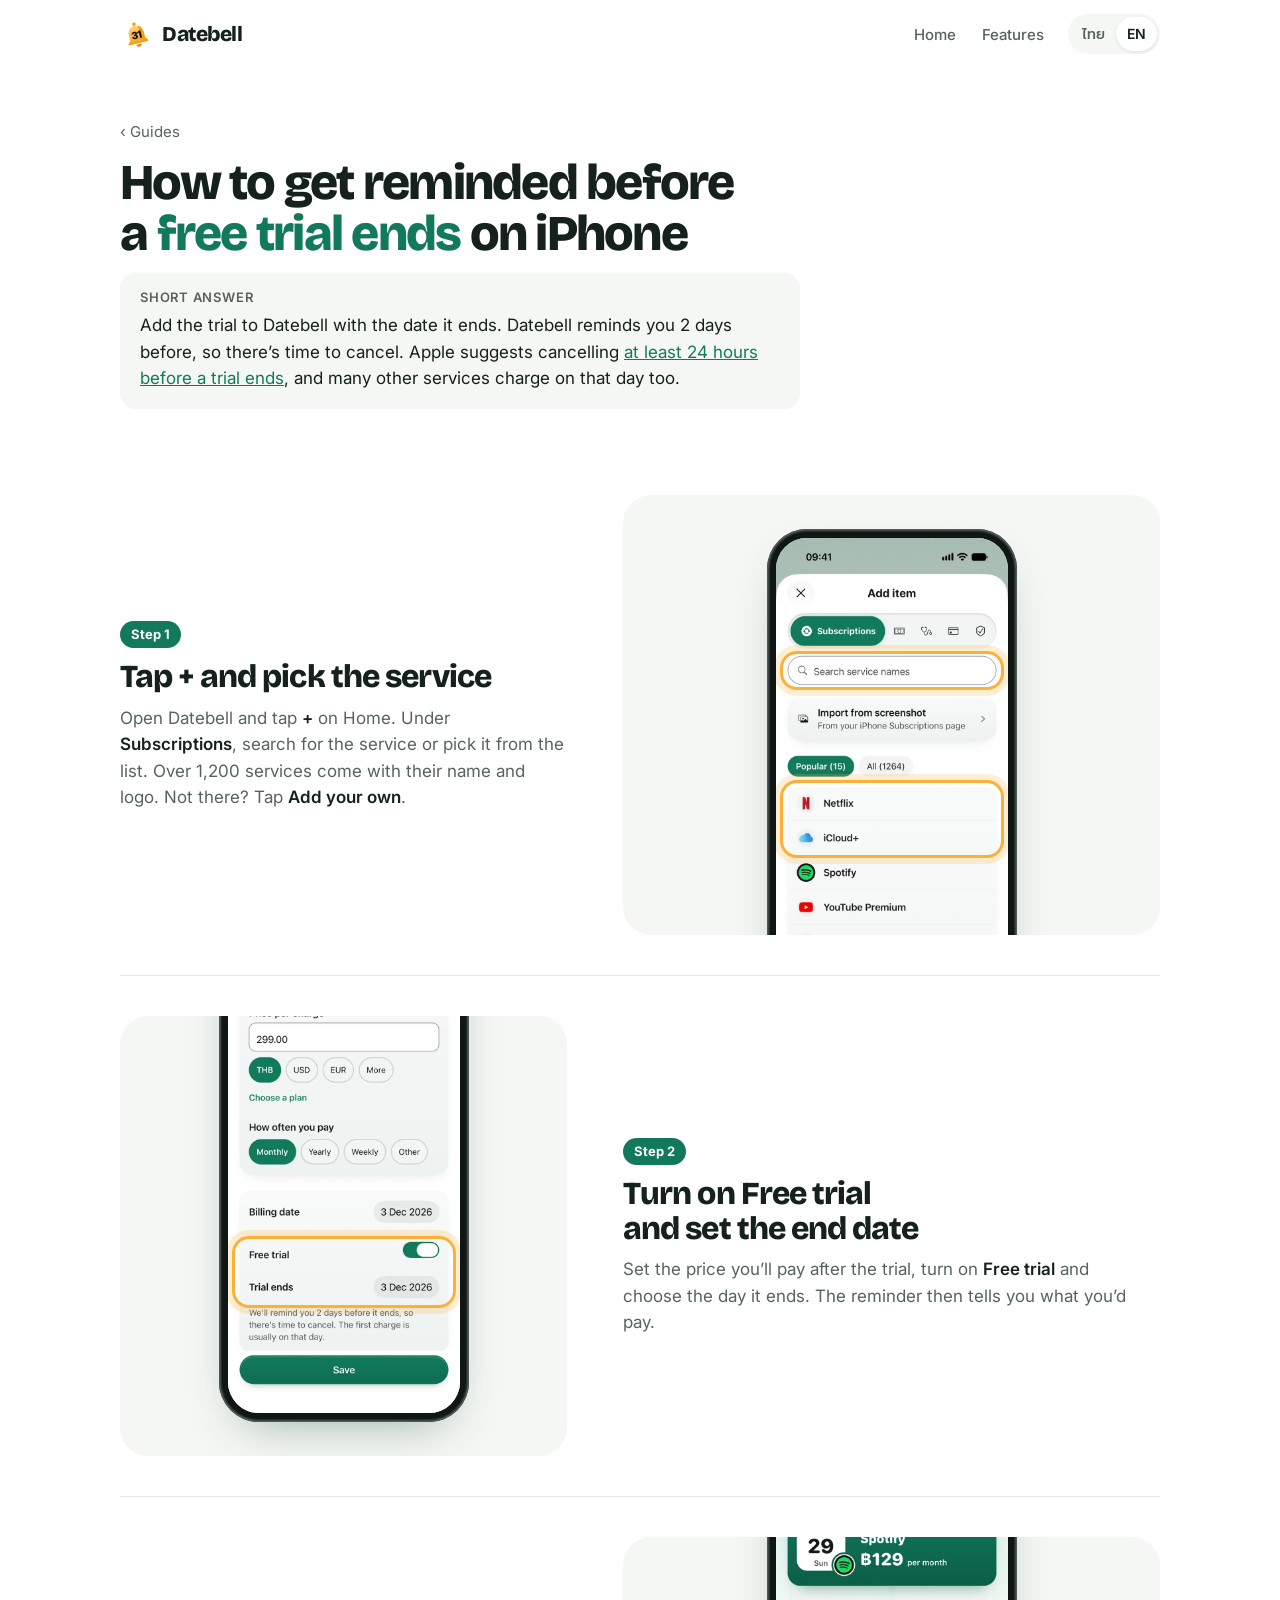
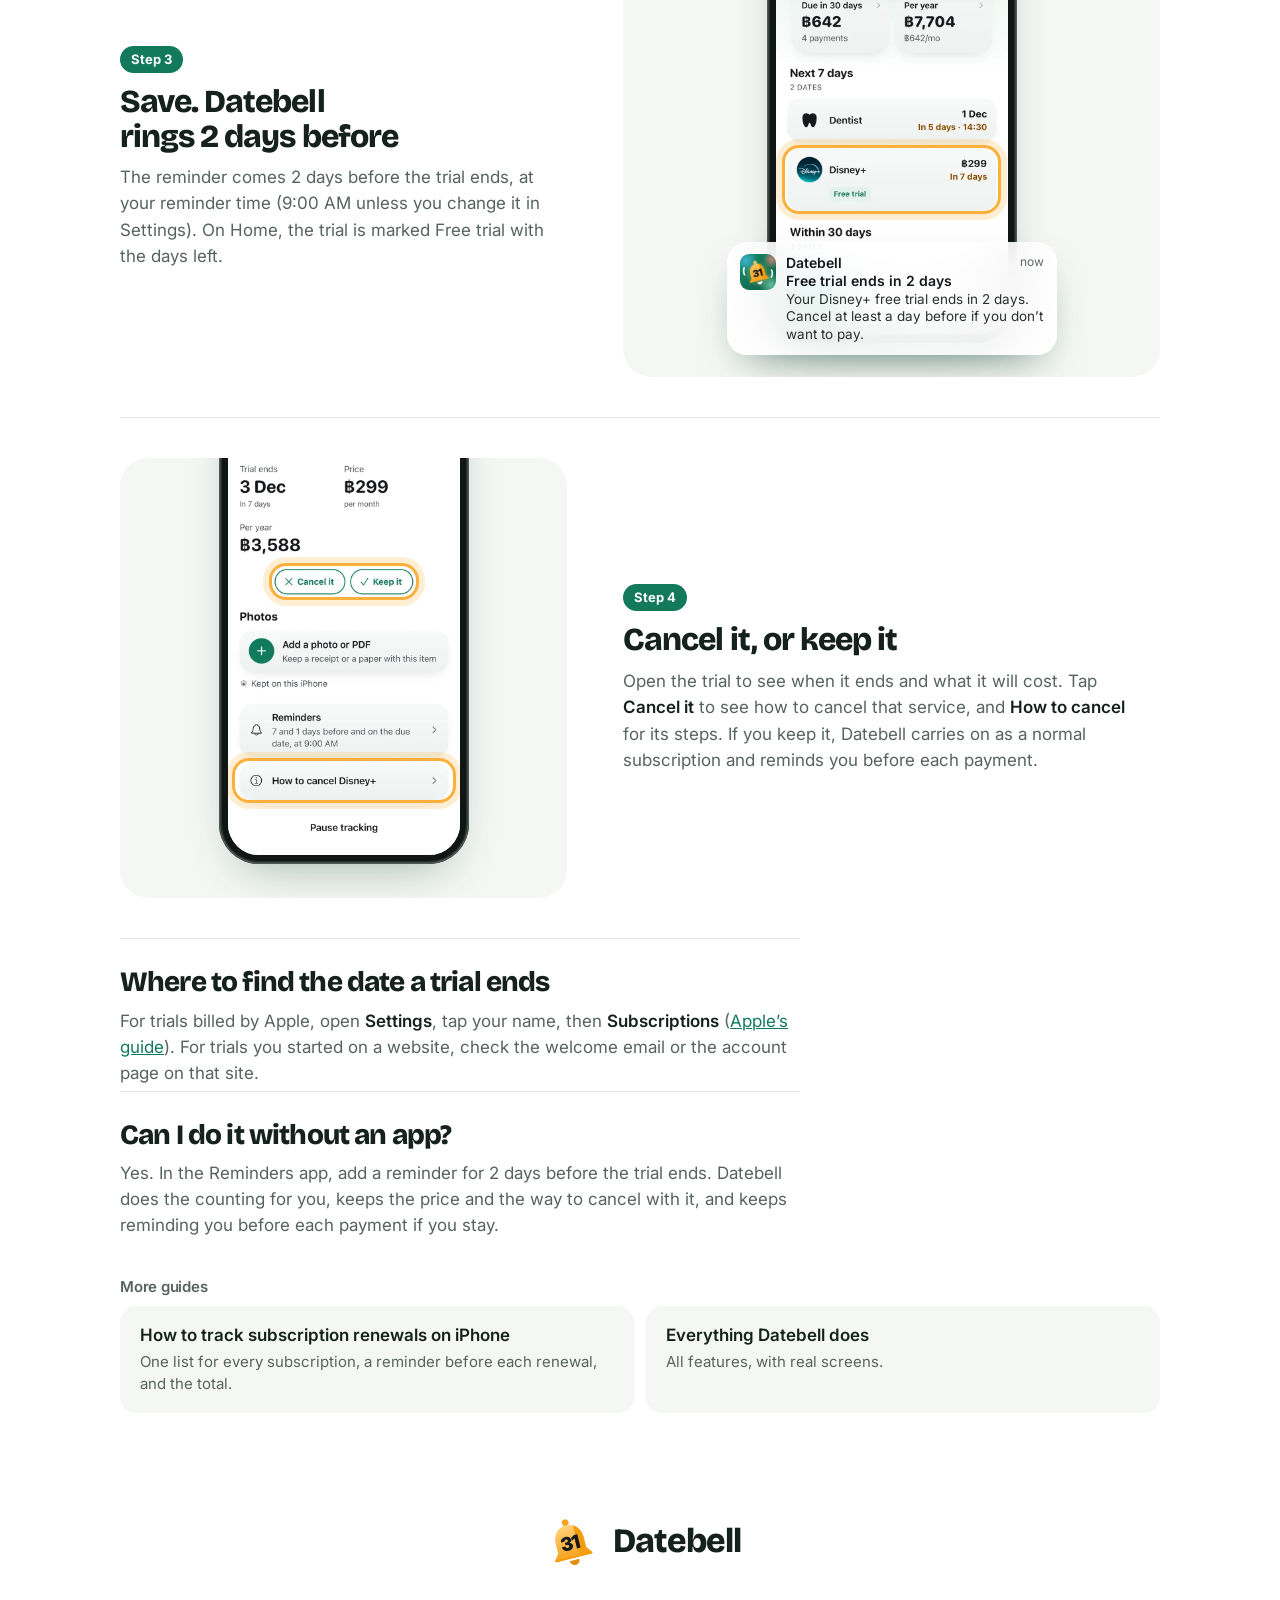
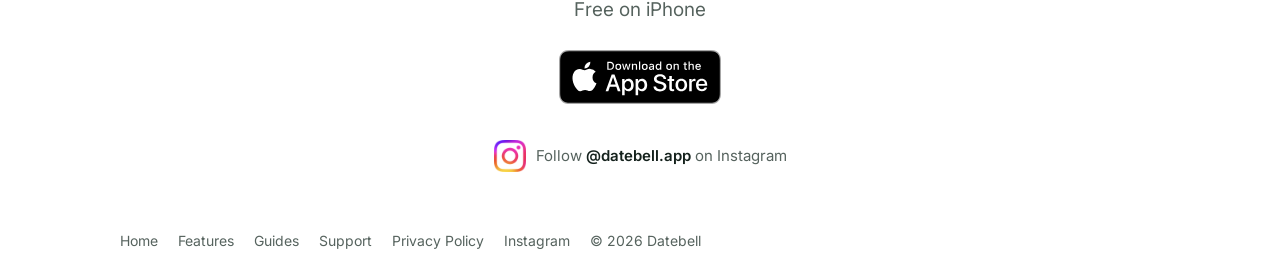
<file: help/free-trial-reminder-iphone.html>
<!doctype html>
<html lang="en" data-fixed>
<head>
<meta charset="utf-8">
<meta name="viewport" content="width=device-width,initial-scale=1,viewport-fit=cover">
<title>How to get reminded before a free trial ends on iPhone · Datebell</title>
<meta name="description" content="Free trials turn into paid plans on the day they end. Here’s how to get a reminder on your iPhone 2 days before, so there’s time to cancel.">
<link rel="canonical" href="https://datebell.github.io/help/free-trial-reminder-iphone.html">
<link rel="alternate" hreflang="en" href="https://datebell.github.io/help/free-trial-reminder-iphone.html">
<link rel="alternate" hreflang="th" href="https://datebell.github.io/help/th/free-trial-reminder-iphone.html">
<link rel="alternate" hreflang="x-default" href="https://datebell.github.io/help/free-trial-reminder-iphone.html">
<meta name="theme-color" content="#0B5E45">
<meta property="og:type" content="article">
<meta property="og:site_name" content="Datebell">
<meta property="og:title" content="How to get reminded before a free trial ends on iPhone · Datebell">
<meta property="og:description" content="Free trials turn into paid plans on the day they end. Here’s how to get a reminder on your iPhone 2 days before, so there’s time to cancel.">
<meta property="og:url" content="https://datebell.github.io/help/free-trial-reminder-iphone.html">
<meta property="og:image" content="https://datebell.github.io/img/og.png">
<meta property="og:image:width" content="1200">
<meta property="og:image:height" content="630">
<meta property="og:locale" content="en_US">
<meta name="twitter:card" content="summary_large_image">
<link rel="icon" href="/icon.png">
<link rel="apple-touch-icon" href="/img/icon-180.png">
<link rel="preconnect" href="https://fonts.googleapis.com">
<link rel="preconnect" href="https://fonts.gstatic.com" crossorigin>
<link rel="stylesheet" href="https://fonts.googleapis.com/css2?family=Bricolage+Grotesque:opsz,wght@12..96,600;12..96,800&family=Instrument+Serif:ital@1&family=Inter:wght@400;500;600&family=Prompt:wght@400;600;700&display=swap">
<link rel="stylesheet" href="/css/site.css">
<script>document.documentElement.classList.add('js')</script>
<script type="application/ld+json">{"@context": "https://schema.org", "@type": "BreadcrumbList", "itemListElement": [{"@type": "ListItem", "position": 1, "name": "Datebell", "item": "https://datebell.github.io/"}, {"@type": "ListItem", "position": 2, "name": "Guides", "item": "https://datebell.github.io/help/"}, {"@type": "ListItem", "position": 3, "name": "How to get reminded before a free trial ends on iPhone", "item": "https://datebell.github.io/help/free-trial-reminder-iphone.html"}]}</script>
</head>
<body>
<svg width="0" height="0" style="position:absolute" aria-hidden="true"><defs><clipPath id="dbBc"><path d="M512 270 C392 270 322 360 322 480 L322 610 L262 690 Q250 712 276 712 L748 712 Q774 712 762 690 L702 610 L702 480 C702 360 632 270 512 270 Z"/></clipPath><linearGradient id="dbG" x1="0" y1="0" x2="0" y2="1"><stop offset="0" stop-color="#FFD27A"/><stop offset="1" stop-color="#F7A21F"/></linearGradient></defs></svg>
<header class="wrap">
  <div class="bar">
    <a class="mark" href="/?lang=en"><svg viewBox="72 72 880 880" aria-hidden="true"><g class="w wl"><path d="M140 400 Q110 500 150 590" fill="none" stroke="#FFFFFF" stroke-width="40" stroke-linecap="round"/></g><g class="w wr"><path d="M880 460 Q912 560 872 650" fill="none" stroke="#FFFFFF" stroke-width="40" stroke-linecap="round"/></g><g class="sw"><g transform="translate(500 530) rotate(-14) scale(1.04) translate(-512 -500)"><circle cx="512" cy="232" r="44" fill="#F7A21F"/><path d="M512 270 C392 270 322 360 322 480 L322 610 L262 690 Q250 712 276 712 L748 712 Q774 712 762 690 L702 610 L702 480 C702 360 632 270 512 270 Z" fill="url(#dbG)"/><g clip-path="url(#dbBc)"><rect x="600" y="250" width="240" height="480" fill="#F59E0B"/></g><path d="M262 690 Q250 712 276 712 L748 712 Q774 712 762 690 Z" fill="#F59E0B"/><path d="M464.486328125 602.9296875C509.0419921875 602.9296875 539.193359375 579.8583984375 539.193359375 548.73046875C539.193359375 527.001953125 524.544921875 507.71484375 497.201171875 504.9072265625V504.541015625C517.8310546875 502.099609375 533.578125 487.939453125 533.578125 465.72265625C533.578125 436.0595703125 505.2578125 415.185546875 464.974609375 415.185546875C420.541015625 415.185546875 394.173828125 440.6982421875 394.173828125 474.0234375H441.537109375C441.537109375 460.9619140625 451.546875 451.806640625 464.974609375 451.806640625C477.7919921875 451.806640625 487.0693359375 460.2294921875 487.0693359375 471.826171875C487.0693359375 483.6669921875 477.42578125 490.625 461.068359375 490.625H443.490234375V524.8046875H461.068359375C478.0361328125 524.8046875 488.900390625 532.7392578125 488.900390625 544.9462890625C488.900390625 556.787109375 478.7685546875 565.087890625 464.2421875 565.087890625C448.12890625 565.087890625 438.36328125 554.7119140625 438.36328125 537.5H390.755859375C390.755859375 571.435546875 412.484375 602.9296875 464.486328125 602.9296875Z M629.58203125 418.115234375H584.66015625L539.982421875 445.458984375V487.451171875L580.509765625 462.6708984375H580.75390625V600.0H629.58203125Z" fill="#16181B"/></g><g class="cl"><g transform="translate(500 530) rotate(-14) scale(1.04) translate(-512 -500)"><path d="M446 742 A66 66 0 0 0 578 742 Z" fill="#E08E14"/></g></g></g></svg><span>Datebell</span></a>
    <nav class="tabs" aria-label="Pages"><a href="/?lang=en">Home</a><a href="/features.html?lang=en">Features</a></nav>
    <div class="lang" role="group" aria-label="Language"><a href="/help/th/free-trial-reminder-iphone.html" lang="th" hreflang="th">ไทย</a><a aria-current="true" lang="en">EN</a></div>
  </div>
</header>
<main class="guide">
  <div class="wrap g-head rv">
    <nav class="crumb" aria-label="Breadcrumb"><a href="/help/">Guides</a></nav>
    <h1>How to get reminded before a <em>free trial ends</em> on iPhone</h1>
    <div class="answer"><b>Short answer</b><p>Add the trial to Datebell with the date it ends. Datebell reminds you 2 days before, so there’s time to cancel. Apple suggests cancelling <a href="https://support.apple.com/en-us/118428" rel="noopener">at least 24 hours before a trial ends</a>, and many other services charge on that day too.</p></div>
  </div>
  <section class="sec steps" aria-label="Step by step">
    <div class="wrap"><ol class="g-steps">
      <li class="row rv">
        <div class="txt"><span class="g-n">Step 1</span><h2>Tap + and pick the service</h2><p>Open Datebell and tap <b>+</b> on Home. Under <b>Subscriptions</b>, search for the service or pick it from the list. Over 1,200 services come with their name and logo. Not there? Tap <b>Add your own</b>.</p></div>
        <div class="vis"><div class="phone"><div class="scr"><img src="/img/help/add-list-en.webp" alt="Tap + and pick the service" width="700" height="1522" loading="eager" decoding="async"><span class="ring" style="--x:3%;--y:23%;--w:94%;--h:6.4%;--d:0.2s"></span><span class="ring" style="--x:3%;--y:48.6%;--w:94%;--h:14.2%;--d:0.5s"></span></div></div></div>
      </li>
      <li class="row flip rv">
        <div class="txt"><span class="g-n">Step 2</span><h2>Turn on Free trial and set the end date</h2><p>Set the price you’ll pay after the trial, turn on <b>Free trial</b> and choose the day it ends. The reminder then tells you what you’d pay.</p></div>
        <div class="vis"><div class="phone top"><div class="scr"><img src="/img/help/trial-form-en.webp" alt="Turn on Free trial and set the end date" width="700" height="1522" loading="lazy" decoding="async"><span class="ring" style="--x:3%;--y:65.4%;--w:94%;--h:13.2%;--d:0.2s"></span></div></div></div>
      </li>
      <li class="row rv">
        <div class="txt"><span class="g-n">Step 3</span><h2>Save. Datebell rings 2 days before</h2><p>The reminder comes 2 days before the trial ends, at your reminder time (9:00 AM unless you change it in Settings). On Home, the trial is marked Free trial with the days left.</p></div>
        <div class="vis"><div class="phone top"><div class="scr"><img src="/img/help/trial-home-en.webp" alt="Save. Datebell rings 2 days before" width="700" height="1522" loading="lazy" decoding="async"><span class="ring" style="--x:4%;--y:63%;--w:92%;--h:12.6%;--d:0.2s"></span></div></div><div class="ntf2"><img src="/img/icon-180.png" alt="" width="36" height="36"><div><b>Datebell<small>now</small></b><span class="t">Free trial ends in 2 days</span><span class="d">Your Disney+ free trial ends in 2 days. Cancel at least a day before if you don’t want to pay.</span></div></div></div>
      </li>
      <li class="row flip rv">
        <div class="txt"><span class="g-n">Step 4</span><h2>Cancel it, or keep it</h2><p>Open the trial to see when it ends and what it will cost. Tap <b>Cancel it</b> to see how to cancel that service, and <b>How to cancel</b> for its steps. If you keep it, Datebell carries on as a normal subscription and reminds you before each payment.</p></div>
        <div class="vis"><div class="phone top"><div class="scr"><img src="/img/help/trial-item-en.webp" alt="Cancel it, or keep it" width="700" height="1522" loading="lazy" decoding="async"><span class="ring" style="--x:19%;--y:42.6%;--w:62%;--h:6.2%;--d:0.2s"></span><span class="ring" style="--x:3%;--y:81.4%;--w:94%;--h:7.6%;--d:0.5s"></span></div></div></div>
      </li>
    </ol>
      <div class="g-extra rv"><h2>Where to find the date a trial ends</h2><p>For trials billed by Apple, open <b>Settings</b>, tap your name, then <b>Subscriptions</b> (<a href="https://support.apple.com/en-us/118428" rel="noopener">Apple’s guide</a>). For trials you started on a website, check the welcome email or the account page on that site.</p></div>
      <div class="g-extra rv"><h2>Can I do it without an app?</h2><p>Yes. In the Reminders app, add a reminder for 2 days before the trial ends. Datebell does the counting for you, keeps the price and the way to cancel with it, and keeps reminding you before each payment if you stay.</p></div>
      <div class="g-more rv"><h3>More guides</h3><ul class="g-cards"><li><a href="/help/track-subscription-renewals-iphone.html"><b>How to track subscription renewals on iPhone</b><span>One list for every subscription, a reminder before each renewal, and the total.</span></a></li><li><a href="/features.html?lang=en"><b>Everything Datebell does</b><span>All features, with real screens.</span></a></li></ul></div>
    </div>
  </section>
  <section class="end">
    <div class="wrap rv">
      <div class="logo"><svg viewBox="72 72 880 880" aria-hidden="true"><g class="w wl"><path d="M140 400 Q110 500 150 590" fill="none" stroke="#FFFFFF" stroke-width="40" stroke-linecap="round"/></g><g class="w wr"><path d="M880 460 Q912 560 872 650" fill="none" stroke="#FFFFFF" stroke-width="40" stroke-linecap="round"/></g><g class="sw"><g transform="translate(500 530) rotate(-14) scale(1.04) translate(-512 -500)"><circle cx="512" cy="232" r="44" fill="#F7A21F"/><path d="M512 270 C392 270 322 360 322 480 L322 610 L262 690 Q250 712 276 712 L748 712 Q774 712 762 690 L702 610 L702 480 C702 360 632 270 512 270 Z" fill="url(#dbG)"/><g clip-path="url(#dbBc)"><rect x="600" y="250" width="240" height="480" fill="#F59E0B"/></g><path d="M262 690 Q250 712 276 712 L748 712 Q774 712 762 690 Z" fill="#F59E0B"/><path d="M464.486328125 602.9296875C509.0419921875 602.9296875 539.193359375 579.8583984375 539.193359375 548.73046875C539.193359375 527.001953125 524.544921875 507.71484375 497.201171875 504.9072265625V504.541015625C517.8310546875 502.099609375 533.578125 487.939453125 533.578125 465.72265625C533.578125 436.0595703125 505.2578125 415.185546875 464.974609375 415.185546875C420.541015625 415.185546875 394.173828125 440.6982421875 394.173828125 474.0234375H441.537109375C441.537109375 460.9619140625 451.546875 451.806640625 464.974609375 451.806640625C477.7919921875 451.806640625 487.0693359375 460.2294921875 487.0693359375 471.826171875C487.0693359375 483.6669921875 477.42578125 490.625 461.068359375 490.625H443.490234375V524.8046875H461.068359375C478.0361328125 524.8046875 488.900390625 532.7392578125 488.900390625 544.9462890625C488.900390625 556.787109375 478.7685546875 565.087890625 464.2421875 565.087890625C448.12890625 565.087890625 438.36328125 554.7119140625 438.36328125 537.5H390.755859375C390.755859375 571.435546875 412.484375 602.9296875 464.486328125 602.9296875Z M629.58203125 418.115234375H584.66015625L539.982421875 445.458984375V487.451171875L580.509765625 462.6708984375H580.75390625V600.0H629.58203125Z" fill="#16181B"/></g><g class="cl"><g transform="translate(500 530) rotate(-14) scale(1.04) translate(-512 -500)"><path d="M446 742 A66 66 0 0 0 578 742 Z" fill="#E08E14"/></g></g></g></svg><b>Datebell</b></div>
      <p class="lede" style="margin:0 auto">Free on iPhone</p>
      <div class="cta"><a class="badge store" href="https://apps.apple.com/app/id6821503223"><img class="badgeImg" src="/img/badge-en.svg" alt="Download on the App Store" width="162" height="54"></a></div>
      <div class="cta"><a class="igb" href="https://www.instagram.com/datebell.app/" target="_blank" rel="noopener"><img src="/img/instagram-glyph.webp" alt="" width="32" height="32"><span>Follow <b>@datebell.app</b> on Instagram</span></a></div>
    </div>
  </section>
</main>
<footer class="wrap foot">
      <a href="/?lang=en">Home</a>
      <a href="/features.html?lang=en">Features</a>
      <a href="/help/">Guides</a>
      <a href="/support.html">Support</a>
      <a href="/privacy.html">Privacy Policy</a>
      <a href="https://www.instagram.com/datebell.app/" target="_blank" rel="noopener">Instagram</a>
      <span>© 2026 Datebell</span>
</footer>
<script src="/js/site.js"></script>
</body>
</html>
</file>
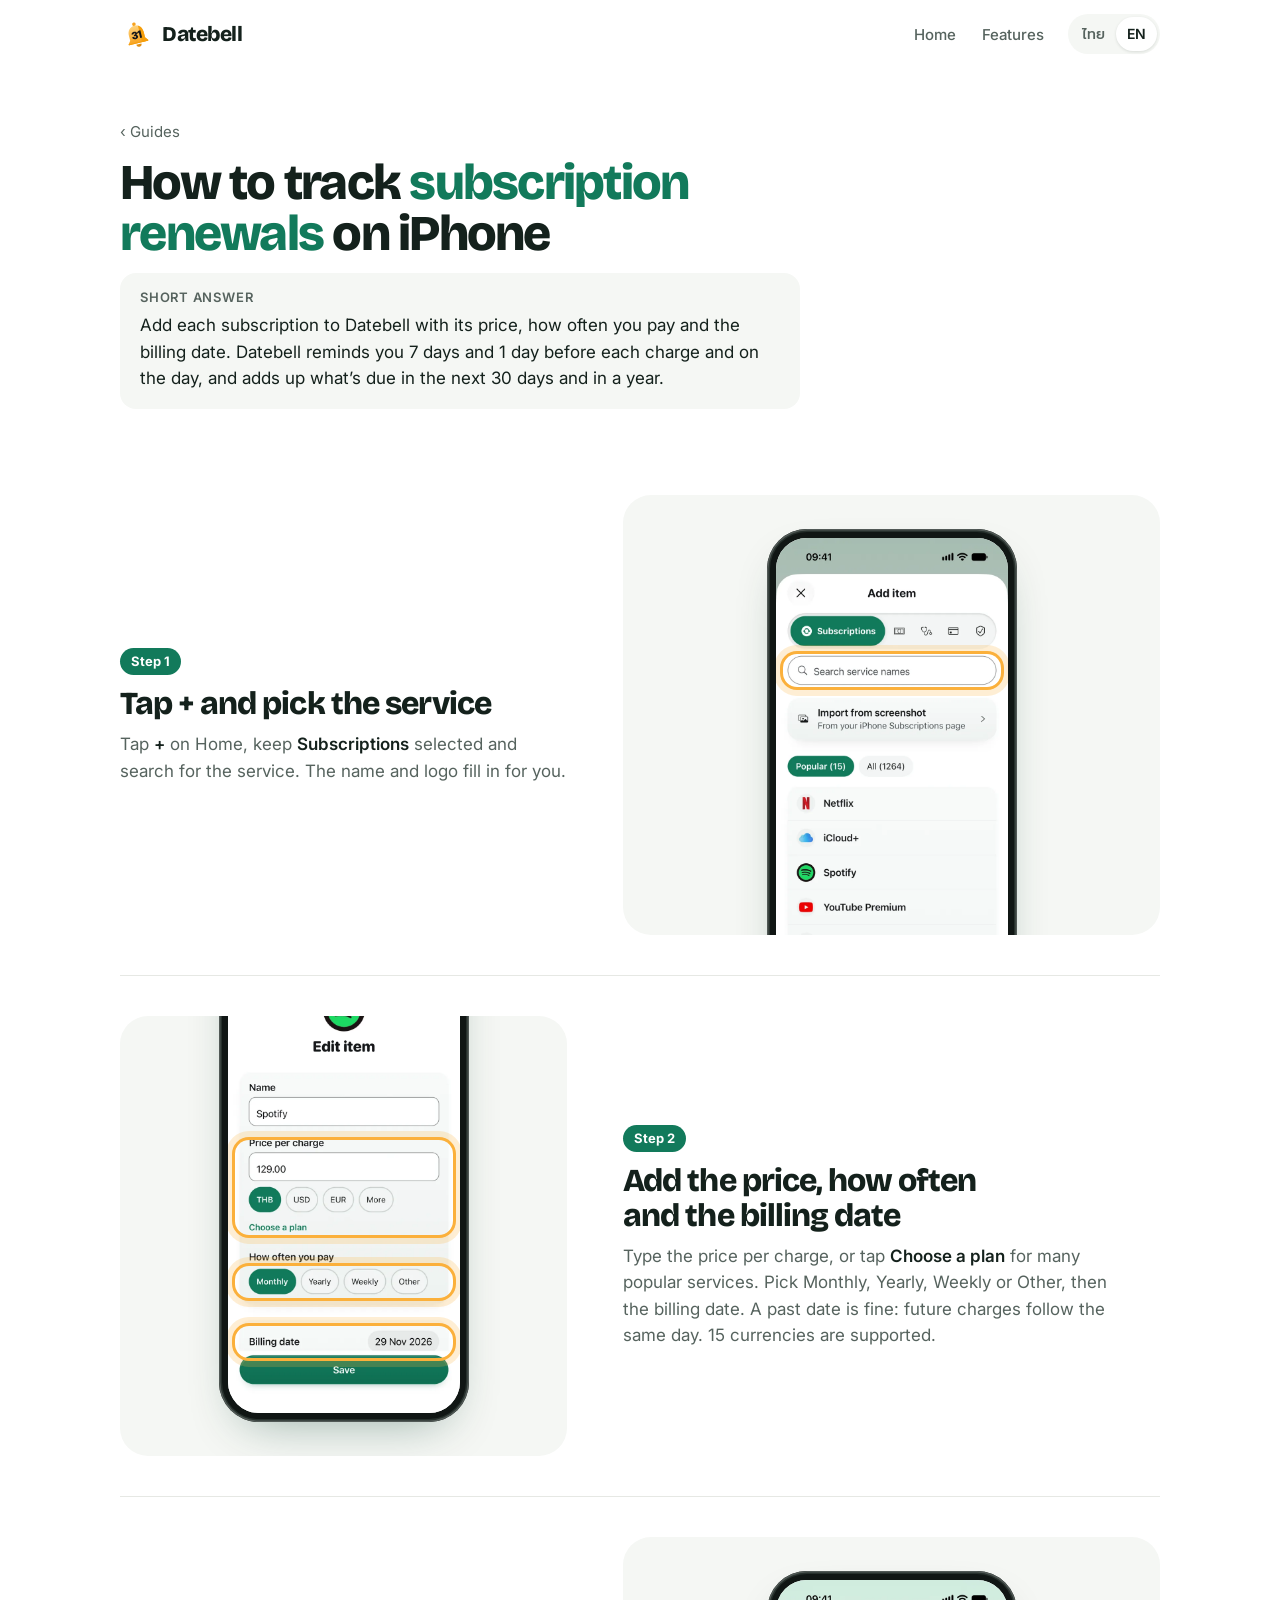
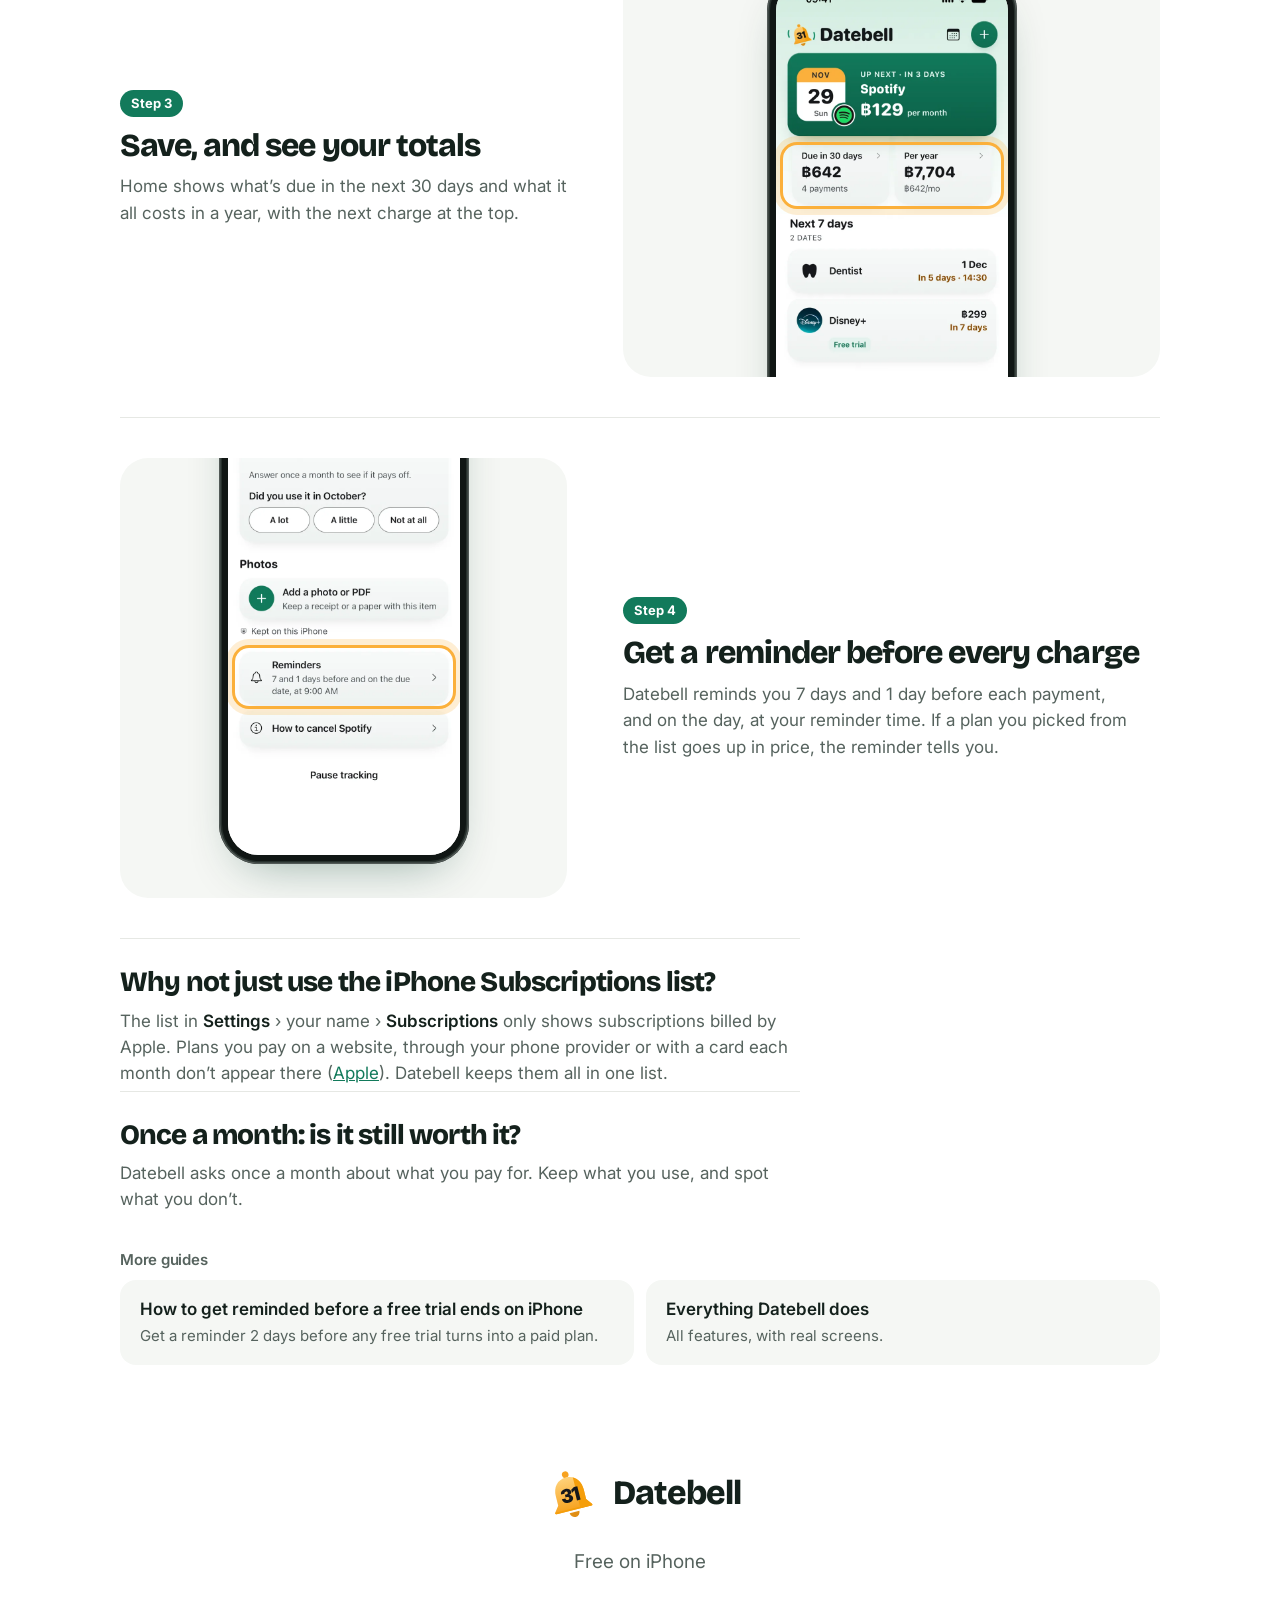
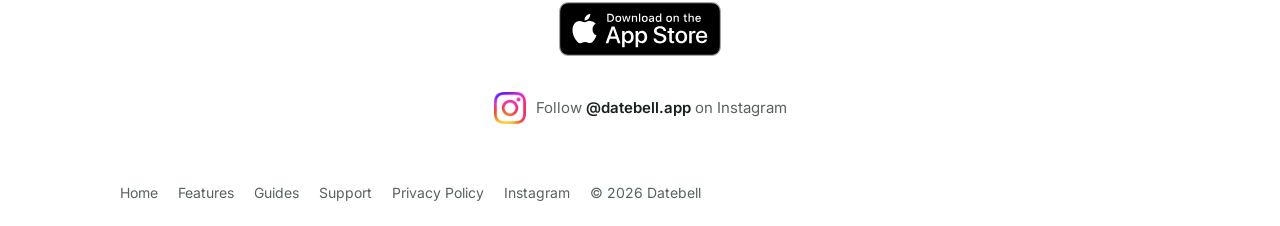
<file: help/track-subscription-renewals-iphone.html>
<!doctype html>
<html lang="en" data-fixed>
<head>
<meta charset="utf-8">
<meta name="viewport" content="width=device-width,initial-scale=1,viewport-fit=cover">
<title>How to track subscription renewals on iPhone · Datebell</title>
<meta name="description" content="Keep every subscription in one list on your iPhone, get a reminder before each renewal, and see what you spend in a month and a year.">
<link rel="canonical" href="https://datebell.github.io/help/track-subscription-renewals-iphone.html">
<link rel="alternate" hreflang="en" href="https://datebell.github.io/help/track-subscription-renewals-iphone.html">
<link rel="alternate" hreflang="th" href="https://datebell.github.io/help/th/track-subscription-renewals-iphone.html">
<link rel="alternate" hreflang="x-default" href="https://datebell.github.io/help/track-subscription-renewals-iphone.html">
<meta name="theme-color" content="#0B5E45">
<meta property="og:type" content="article">
<meta property="og:site_name" content="Datebell">
<meta property="og:title" content="How to track subscription renewals on iPhone · Datebell">
<meta property="og:description" content="Keep every subscription in one list on your iPhone, get a reminder before each renewal, and see what you spend in a month and a year.">
<meta property="og:url" content="https://datebell.github.io/help/track-subscription-renewals-iphone.html">
<meta property="og:image" content="https://datebell.github.io/img/og.png">
<meta property="og:image:width" content="1200">
<meta property="og:image:height" content="630">
<meta property="og:locale" content="en_US">
<meta name="twitter:card" content="summary_large_image">
<link rel="icon" href="/icon.png">
<link rel="apple-touch-icon" href="/img/icon-180.png">
<link rel="preconnect" href="https://fonts.googleapis.com">
<link rel="preconnect" href="https://fonts.gstatic.com" crossorigin>
<link rel="stylesheet" href="https://fonts.googleapis.com/css2?family=Bricolage+Grotesque:opsz,wght@12..96,600;12..96,800&family=Instrument+Serif:ital@1&family=Inter:wght@400;500;600&family=Prompt:wght@400;600;700&display=swap">
<link rel="stylesheet" href="/css/site.css">
<script>document.documentElement.classList.add('js')</script>
<script type="application/ld+json">{"@context": "https://schema.org", "@type": "BreadcrumbList", "itemListElement": [{"@type": "ListItem", "position": 1, "name": "Datebell", "item": "https://datebell.github.io/"}, {"@type": "ListItem", "position": 2, "name": "Guides", "item": "https://datebell.github.io/help/"}, {"@type": "ListItem", "position": 3, "name": "How to track subscription renewals on iPhone", "item": "https://datebell.github.io/help/track-subscription-renewals-iphone.html"}]}</script>
</head>
<body>
<svg width="0" height="0" style="position:absolute" aria-hidden="true"><defs><clipPath id="dbBc"><path d="M512 270 C392 270 322 360 322 480 L322 610 L262 690 Q250 712 276 712 L748 712 Q774 712 762 690 L702 610 L702 480 C702 360 632 270 512 270 Z"/></clipPath><linearGradient id="dbG" x1="0" y1="0" x2="0" y2="1"><stop offset="0" stop-color="#FFD27A"/><stop offset="1" stop-color="#F7A21F"/></linearGradient></defs></svg>
<header class="wrap">
  <div class="bar">
    <a class="mark" href="/?lang=en"><svg viewBox="72 72 880 880" aria-hidden="true"><g class="w wl"><path d="M140 400 Q110 500 150 590" fill="none" stroke="#FFFFFF" stroke-width="40" stroke-linecap="round"/></g><g class="w wr"><path d="M880 460 Q912 560 872 650" fill="none" stroke="#FFFFFF" stroke-width="40" stroke-linecap="round"/></g><g class="sw"><g transform="translate(500 530) rotate(-14) scale(1.04) translate(-512 -500)"><circle cx="512" cy="232" r="44" fill="#F7A21F"/><path d="M512 270 C392 270 322 360 322 480 L322 610 L262 690 Q250 712 276 712 L748 712 Q774 712 762 690 L702 610 L702 480 C702 360 632 270 512 270 Z" fill="url(#dbG)"/><g clip-path="url(#dbBc)"><rect x="600" y="250" width="240" height="480" fill="#F59E0B"/></g><path d="M262 690 Q250 712 276 712 L748 712 Q774 712 762 690 Z" fill="#F59E0B"/><path d="M464.486328125 602.9296875C509.0419921875 602.9296875 539.193359375 579.8583984375 539.193359375 548.73046875C539.193359375 527.001953125 524.544921875 507.71484375 497.201171875 504.9072265625V504.541015625C517.8310546875 502.099609375 533.578125 487.939453125 533.578125 465.72265625C533.578125 436.0595703125 505.2578125 415.185546875 464.974609375 415.185546875C420.541015625 415.185546875 394.173828125 440.6982421875 394.173828125 474.0234375H441.537109375C441.537109375 460.9619140625 451.546875 451.806640625 464.974609375 451.806640625C477.7919921875 451.806640625 487.0693359375 460.2294921875 487.0693359375 471.826171875C487.0693359375 483.6669921875 477.42578125 490.625 461.068359375 490.625H443.490234375V524.8046875H461.068359375C478.0361328125 524.8046875 488.900390625 532.7392578125 488.900390625 544.9462890625C488.900390625 556.787109375 478.7685546875 565.087890625 464.2421875 565.087890625C448.12890625 565.087890625 438.36328125 554.7119140625 438.36328125 537.5H390.755859375C390.755859375 571.435546875 412.484375 602.9296875 464.486328125 602.9296875Z M629.58203125 418.115234375H584.66015625L539.982421875 445.458984375V487.451171875L580.509765625 462.6708984375H580.75390625V600.0H629.58203125Z" fill="#16181B"/></g><g class="cl"><g transform="translate(500 530) rotate(-14) scale(1.04) translate(-512 -500)"><path d="M446 742 A66 66 0 0 0 578 742 Z" fill="#E08E14"/></g></g></g></svg><span>Datebell</span></a>
    <nav class="tabs" aria-label="Pages"><a href="/?lang=en">Home</a><a href="/features.html?lang=en">Features</a></nav>
    <div class="lang" role="group" aria-label="Language"><a href="/help/th/track-subscription-renewals-iphone.html" lang="th" hreflang="th">ไทย</a><a aria-current="true" lang="en">EN</a></div>
  </div>
</header>
<main class="guide">
  <div class="wrap g-head rv">
    <nav class="crumb" aria-label="Breadcrumb"><a href="/help/">Guides</a></nav>
    <h1>How to track <em>subscription renewals</em> on iPhone</h1>
    <div class="answer"><b>Short answer</b><p>Add each subscription to Datebell with its price, how often you pay and the billing date. Datebell reminds you 7 days and 1 day before each charge and on the day, and adds up what’s due in the next 30 days and in a year.</p></div>
  </div>
  <section class="sec steps" aria-label="Step by step">
    <div class="wrap"><ol class="g-steps">
      <li class="row rv">
        <div class="txt"><span class="g-n">Step 1</span><h2>Tap + and pick the service</h2><p>Tap <b>+</b> on Home, keep <b>Subscriptions</b> selected and search for the service. The name and logo fill in for you.</p></div>
        <div class="vis"><div class="phone"><div class="scr"><img src="/img/help/add-list-en.webp" alt="Tap + and pick the service" width="700" height="1522" loading="eager" decoding="async"><span class="ring" style="--x:3%;--y:23%;--w:94%;--h:6.4%;--d:0.2s"></span></div></div></div>
      </li>
      <li class="row flip rv">
        <div class="txt"><span class="g-n">Step 2</span><h2>Add the price, how often and the billing date</h2><p>Type the price per charge, or tap <b>Choose a plan</b> for many popular services. Pick Monthly, Yearly, Weekly or Other, then the billing date. A past date is fine: future charges follow the same day. 15 currencies are supported.</p></div>
        <div class="vis"><div class="phone top"><div class="scr"><img src="/img/help/sub-form-en.webp" alt="Add the price, how often and the billing date" width="700" height="1522" loading="lazy" decoding="async"><span class="ring" style="--x:3%;--y:45.8%;--w:94%;--h:18.8%;--d:0.2s"></span><span class="ring" style="--x:3%;--y:70.8%;--w:94%;--h:6.4%;--d:0.5s"></span><span class="ring" style="--x:3%;--y:82.6%;--w:94%;--h:6.4%;--d:0.8s"></span></div></div></div>
      </li>
      <li class="row rv">
        <div class="txt"><span class="g-n">Step 3</span><h2>Save, and see your totals</h2><p>Home shows what’s due in the next 30 days and what it all costs in a year, with the next charge at the top.</p></div>
        <div class="vis"><div class="phone"><div class="scr"><img src="/img/help/trial-home-en.webp" alt="Save, and see your totals" width="700" height="1522" loading="lazy" decoding="async"><span class="ring" style="--x:3%;--y:32.6%;--w:94%;--h:12.2%;--d:0.2s"></span></div></div></div>
      </li>
      <li class="row flip rv">
        <div class="txt"><span class="g-n">Step 4</span><h2>Get a reminder before every charge</h2><p>Datebell reminds you 7 days and 1 day before each payment, and on the day, at your reminder time. If a plan you picked from the list goes up in price, the reminder tells you.</p></div>
        <div class="vis"><div class="phone top"><div class="scr"><img src="/img/help/sub-detail-en.webp" alt="Get a reminder before every charge" width="700" height="1522" loading="lazy" decoding="async"><span class="ring" style="--x:3%;--y:59%;--w:94%;--h:11.4%;--d:0.2s"></span></div></div></div>
      </li>
    </ol>
      <div class="g-extra rv"><h2>Why not just use the iPhone Subscriptions list?</h2><p>The list in <b>Settings</b> › your name › <b>Subscriptions</b> only shows subscriptions billed by Apple. Plans you pay on a website, through your phone provider or with a card each month don’t appear there (<a href="https://support.apple.com/en-us/118428" rel="noopener">Apple</a>). Datebell keeps them all in one list.</p></div>
      <div class="g-extra rv"><h2>Once a month: is it still worth it?</h2><p>Datebell asks once a month about what you pay for. Keep what you use, and spot what you don’t.</p></div>
      <div class="g-more rv"><h3>More guides</h3><ul class="g-cards"><li><a href="/help/free-trial-reminder-iphone.html"><b>How to get reminded before a free trial ends on iPhone</b><span>Get a reminder 2 days before any free trial turns into a paid plan.</span></a></li><li><a href="/features.html?lang=en"><b>Everything Datebell does</b><span>All features, with real screens.</span></a></li></ul></div>
    </div>
  </section>
  <section class="end">
    <div class="wrap rv">
      <div class="logo"><svg viewBox="72 72 880 880" aria-hidden="true"><g class="w wl"><path d="M140 400 Q110 500 150 590" fill="none" stroke="#FFFFFF" stroke-width="40" stroke-linecap="round"/></g><g class="w wr"><path d="M880 460 Q912 560 872 650" fill="none" stroke="#FFFFFF" stroke-width="40" stroke-linecap="round"/></g><g class="sw"><g transform="translate(500 530) rotate(-14) scale(1.04) translate(-512 -500)"><circle cx="512" cy="232" r="44" fill="#F7A21F"/><path d="M512 270 C392 270 322 360 322 480 L322 610 L262 690 Q250 712 276 712 L748 712 Q774 712 762 690 L702 610 L702 480 C702 360 632 270 512 270 Z" fill="url(#dbG)"/><g clip-path="url(#dbBc)"><rect x="600" y="250" width="240" height="480" fill="#F59E0B"/></g><path d="M262 690 Q250 712 276 712 L748 712 Q774 712 762 690 Z" fill="#F59E0B"/><path d="M464.486328125 602.9296875C509.0419921875 602.9296875 539.193359375 579.8583984375 539.193359375 548.73046875C539.193359375 527.001953125 524.544921875 507.71484375 497.201171875 504.9072265625V504.541015625C517.8310546875 502.099609375 533.578125 487.939453125 533.578125 465.72265625C533.578125 436.0595703125 505.2578125 415.185546875 464.974609375 415.185546875C420.541015625 415.185546875 394.173828125 440.6982421875 394.173828125 474.0234375H441.537109375C441.537109375 460.9619140625 451.546875 451.806640625 464.974609375 451.806640625C477.7919921875 451.806640625 487.0693359375 460.2294921875 487.0693359375 471.826171875C487.0693359375 483.6669921875 477.42578125 490.625 461.068359375 490.625H443.490234375V524.8046875H461.068359375C478.0361328125 524.8046875 488.900390625 532.7392578125 488.900390625 544.9462890625C488.900390625 556.787109375 478.7685546875 565.087890625 464.2421875 565.087890625C448.12890625 565.087890625 438.36328125 554.7119140625 438.36328125 537.5H390.755859375C390.755859375 571.435546875 412.484375 602.9296875 464.486328125 602.9296875Z M629.58203125 418.115234375H584.66015625L539.982421875 445.458984375V487.451171875L580.509765625 462.6708984375H580.75390625V600.0H629.58203125Z" fill="#16181B"/></g><g class="cl"><g transform="translate(500 530) rotate(-14) scale(1.04) translate(-512 -500)"><path d="M446 742 A66 66 0 0 0 578 742 Z" fill="#E08E14"/></g></g></g></svg><b>Datebell</b></div>
      <p class="lede" style="margin:0 auto">Free on iPhone</p>
      <div class="cta"><a class="badge store" href="https://apps.apple.com/app/id6821503223"><img class="badgeImg" src="/img/badge-en.svg" alt="Download on the App Store" width="162" height="54"></a></div>
      <div class="cta"><a class="igb" href="https://www.instagram.com/datebell.app/" target="_blank" rel="noopener"><img src="/img/instagram-glyph.webp" alt="" width="32" height="32"><span>Follow <b>@datebell.app</b> on Instagram</span></a></div>
    </div>
  </section>
</main>
<footer class="wrap foot">
      <a href="/?lang=en">Home</a>
      <a href="/features.html?lang=en">Features</a>
      <a href="/help/">Guides</a>
      <a href="/support.html">Support</a>
      <a href="/privacy.html">Privacy Policy</a>
      <a href="https://www.instagram.com/datebell.app/" target="_blank" rel="noopener">Instagram</a>
      <span>© 2026 Datebell</span>
</footer>
<script src="/js/site.js"></script>
</body>
</html>
</file>
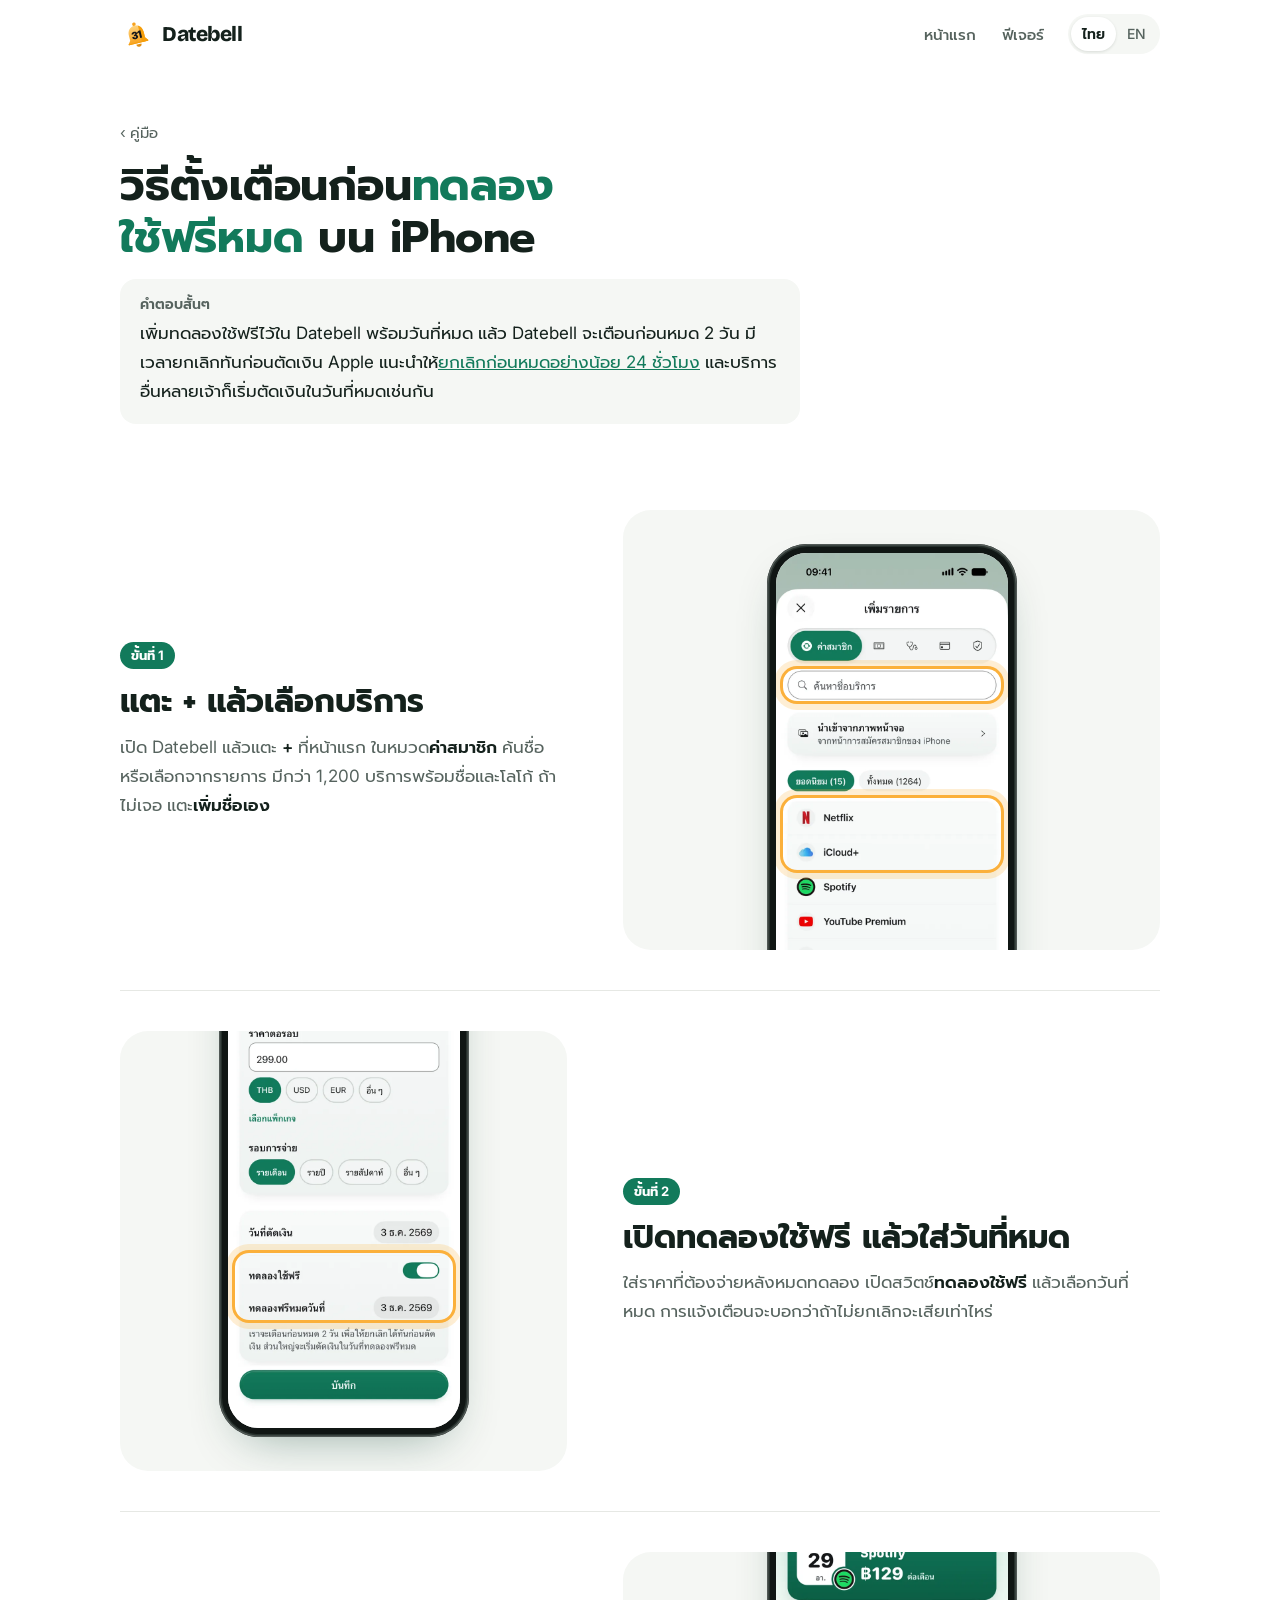
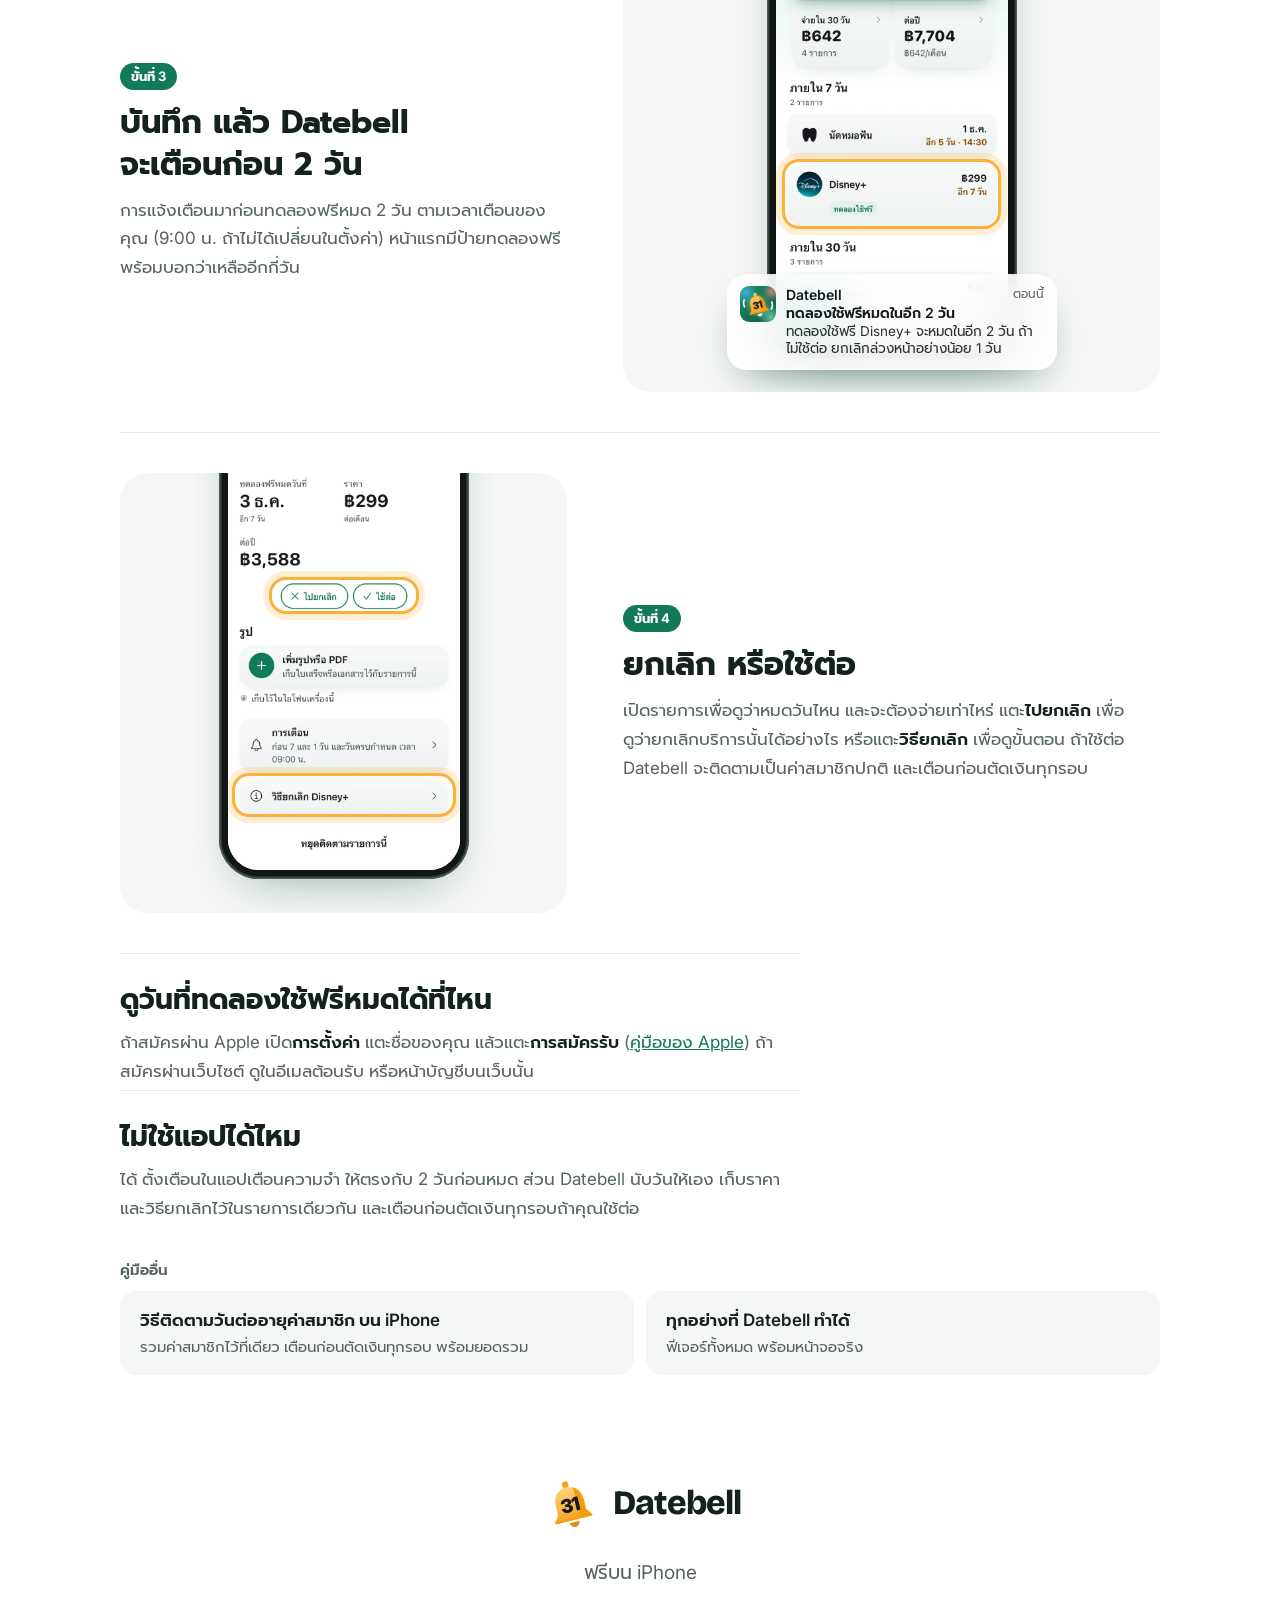
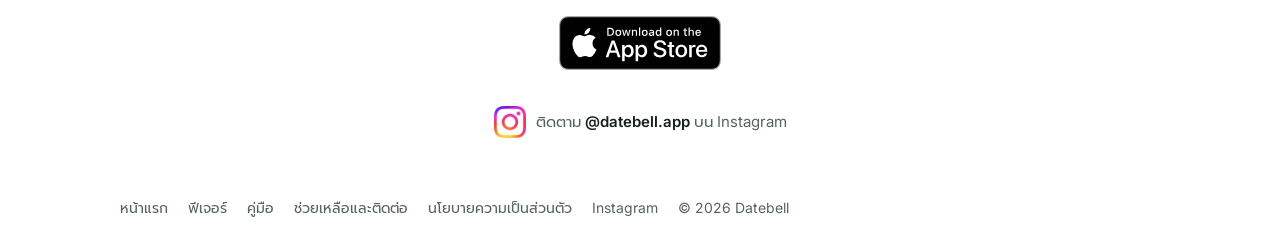
<file: help/th/free-trial-reminder-iphone.html>
<!doctype html>
<html lang="th" data-fixed>
<head>
<meta charset="utf-8">
<meta name="viewport" content="width=device-width,initial-scale=1,viewport-fit=cover">
<title>วิธีตั้งเตือนก่อนทดลองใช้ฟรีหมด บน iPhone · Datebell</title>
<meta name="description" content="ทดลองใช้ฟรีหลายแอปเริ่มตัดเงินในวันที่หมด วิธีตั้งให้ iPhone เตือนก่อนหมด 2 วัน จะได้มีเวลายกเลิกทันก่อนโดนตัดเงิน">
<link rel="canonical" href="https://datebell.github.io/help/th/free-trial-reminder-iphone.html">
<link rel="alternate" hreflang="en" href="https://datebell.github.io/help/free-trial-reminder-iphone.html">
<link rel="alternate" hreflang="th" href="https://datebell.github.io/help/th/free-trial-reminder-iphone.html">
<link rel="alternate" hreflang="x-default" href="https://datebell.github.io/help/free-trial-reminder-iphone.html">
<meta name="theme-color" content="#0B5E45">
<meta property="og:type" content="article">
<meta property="og:site_name" content="Datebell">
<meta property="og:title" content="วิธีตั้งเตือนก่อนทดลองใช้ฟรีหมด บน iPhone · Datebell">
<meta property="og:description" content="ทดลองใช้ฟรีหลายแอปเริ่มตัดเงินในวันที่หมด วิธีตั้งให้ iPhone เตือนก่อนหมด 2 วัน จะได้มีเวลายกเลิกทันก่อนโดนตัดเงิน">
<meta property="og:url" content="https://datebell.github.io/help/th/free-trial-reminder-iphone.html">
<meta property="og:image" content="https://datebell.github.io/img/og.png">
<meta property="og:image:width" content="1200">
<meta property="og:image:height" content="630">
<meta property="og:locale" content="th_TH">
<meta name="twitter:card" content="summary_large_image">
<link rel="icon" href="/icon.png">
<link rel="apple-touch-icon" href="/img/icon-180.png">
<link rel="preconnect" href="https://fonts.googleapis.com">
<link rel="preconnect" href="https://fonts.gstatic.com" crossorigin>
<link rel="stylesheet" href="https://fonts.googleapis.com/css2?family=Bricolage+Grotesque:opsz,wght@12..96,600;12..96,800&family=Instrument+Serif:ital@1&family=Inter:wght@400;500;600&family=Prompt:wght@400;600;700&display=swap">
<link rel="stylesheet" href="/css/site.css">
<script>document.documentElement.classList.add('js')</script>
<script type="application/ld+json">{"@context": "https://schema.org", "@type": "BreadcrumbList", "itemListElement": [{"@type": "ListItem", "position": 1, "name": "Datebell", "item": "https://datebell.github.io/"}, {"@type": "ListItem", "position": 2, "name": "คู่มือ", "item": "https://datebell.github.io/help/th/"}, {"@type": "ListItem", "position": 3, "name": "วิธีตั้งเตือนก่อนทดลองใช้ฟรีหมด บน iPhone", "item": "https://datebell.github.io/help/th/free-trial-reminder-iphone.html"}]}</script>
</head>
<body>
<svg width="0" height="0" style="position:absolute" aria-hidden="true"><defs><clipPath id="dbBc"><path d="M512 270 C392 270 322 360 322 480 L322 610 L262 690 Q250 712 276 712 L748 712 Q774 712 762 690 L702 610 L702 480 C702 360 632 270 512 270 Z"/></clipPath><linearGradient id="dbG" x1="0" y1="0" x2="0" y2="1"><stop offset="0" stop-color="#FFD27A"/><stop offset="1" stop-color="#F7A21F"/></linearGradient></defs></svg>
<header class="wrap">
  <div class="bar">
    <a class="mark" href="/?lang=th"><svg viewBox="72 72 880 880" aria-hidden="true"><g class="w wl"><path d="M140 400 Q110 500 150 590" fill="none" stroke="#FFFFFF" stroke-width="40" stroke-linecap="round"/></g><g class="w wr"><path d="M880 460 Q912 560 872 650" fill="none" stroke="#FFFFFF" stroke-width="40" stroke-linecap="round"/></g><g class="sw"><g transform="translate(500 530) rotate(-14) scale(1.04) translate(-512 -500)"><circle cx="512" cy="232" r="44" fill="#F7A21F"/><path d="M512 270 C392 270 322 360 322 480 L322 610 L262 690 Q250 712 276 712 L748 712 Q774 712 762 690 L702 610 L702 480 C702 360 632 270 512 270 Z" fill="url(#dbG)"/><g clip-path="url(#dbBc)"><rect x="600" y="250" width="240" height="480" fill="#F59E0B"/></g><path d="M262 690 Q250 712 276 712 L748 712 Q774 712 762 690 Z" fill="#F59E0B"/><path d="M464.486328125 602.9296875C509.0419921875 602.9296875 539.193359375 579.8583984375 539.193359375 548.73046875C539.193359375 527.001953125 524.544921875 507.71484375 497.201171875 504.9072265625V504.541015625C517.8310546875 502.099609375 533.578125 487.939453125 533.578125 465.72265625C533.578125 436.0595703125 505.2578125 415.185546875 464.974609375 415.185546875C420.541015625 415.185546875 394.173828125 440.6982421875 394.173828125 474.0234375H441.537109375C441.537109375 460.9619140625 451.546875 451.806640625 464.974609375 451.806640625C477.7919921875 451.806640625 487.0693359375 460.2294921875 487.0693359375 471.826171875C487.0693359375 483.6669921875 477.42578125 490.625 461.068359375 490.625H443.490234375V524.8046875H461.068359375C478.0361328125 524.8046875 488.900390625 532.7392578125 488.900390625 544.9462890625C488.900390625 556.787109375 478.7685546875 565.087890625 464.2421875 565.087890625C448.12890625 565.087890625 438.36328125 554.7119140625 438.36328125 537.5H390.755859375C390.755859375 571.435546875 412.484375 602.9296875 464.486328125 602.9296875Z M629.58203125 418.115234375H584.66015625L539.982421875 445.458984375V487.451171875L580.509765625 462.6708984375H580.75390625V600.0H629.58203125Z" fill="#16181B"/></g><g class="cl"><g transform="translate(500 530) rotate(-14) scale(1.04) translate(-512 -500)"><path d="M446 742 A66 66 0 0 0 578 742 Z" fill="#E08E14"/></g></g></g></svg><span>Datebell</span></a>
    <nav class="tabs" aria-label="Pages"><a href="/?lang=th">หน้าแรก</a><a href="/features.html?lang=th">ฟีเจอร์</a></nav>
    <div class="lang" role="group" aria-label="Language"><a aria-current="true" lang="th">ไทย</a><a href="/help/free-trial-reminder-iphone.html" lang="en" hreflang="en">EN</a></div>
  </div>
</header>
<main class="guide">
  <div class="wrap g-head rv">
    <nav class="crumb" aria-label="Breadcrumb"><a href="/help/th/">คู่มือ</a></nav>
    <h1>วิธีตั้งเตือนก่อน<em>ทดลองใช้ฟรีหมด</em> บน iPhone</h1>
    <div class="answer"><b>คำตอบสั้นๆ</b><p>เพิ่มทดลองใช้ฟรีไว้ใน Datebell พร้อมวันที่หมด แล้ว Datebell จะเตือนก่อนหมด 2 วัน มีเวลายกเลิกทันก่อนตัดเงิน Apple แนะนำให้<a href="https://support.apple.com/th-th/118428" rel="noopener">ยกเลิกก่อนหมดอย่างน้อย 24 ชั่วโมง</a> และบริการอื่นหลายเจ้าก็เริ่มตัดเงินในวันที่หมดเช่นกัน</p></div>
  </div>
  <section class="sec steps" aria-label="ทีละขั้น">
    <div class="wrap"><ol class="g-steps">
      <li class="row rv">
        <div class="txt"><span class="g-n">ขั้นที่ 1</span><h2>แตะ + แล้วเลือกบริการ</h2><p>เปิด Datebell แล้วแตะ <b>+</b> ที่หน้าแรก ในหมวด<b>ค่าสมาชิก</b> ค้นชื่อหรือเลือกจากรายการ มีกว่า 1,200 บริการพร้อมชื่อและโลโก้ ถ้าไม่เจอ แตะ<b>เพิ่มชื่อเอง</b></p></div>
        <div class="vis"><div class="phone"><div class="scr"><img src="/img/help/add-list-th.webp" alt="แตะ + แล้วเลือกบริการ" width="700" height="1522" loading="eager" decoding="async"><span class="ring" style="--x:3%;--y:23%;--w:94%;--h:6.4%;--d:0.2s"></span><span class="ring" style="--x:3%;--y:48.6%;--w:94%;--h:14.2%;--d:0.5s"></span></div></div></div>
      </li>
      <li class="row flip rv">
        <div class="txt"><span class="g-n">ขั้นที่ 2</span><h2>เปิดทดลองใช้ฟรี แล้วใส่วันที่หมด</h2><p>ใส่ราคาที่ต้องจ่ายหลังหมดทดลอง เปิดสวิตช์<b>ทดลองใช้ฟรี</b> แล้วเลือกวันที่หมด การแจ้งเตือนจะบอกว่าถ้าไม่ยกเลิกจะเสียเท่าไหร่</p></div>
        <div class="vis"><div class="phone top"><div class="scr"><img src="/img/help/trial-form-th.webp" alt="เปิดทดลองใช้ฟรี แล้วใส่วันที่หมด" width="700" height="1522" loading="lazy" decoding="async"><span class="ring" style="--x:3%;--y:65.4%;--w:94%;--h:13.2%;--d:0.2s"></span></div></div></div>
      </li>
      <li class="row rv">
        <div class="txt"><span class="g-n">ขั้นที่ 3</span><h2>บันทึก แล้ว Datebell จะเตือนก่อน 2 วัน</h2><p>การแจ้งเตือนมาก่อนทดลองฟรีหมด 2 วัน ตามเวลาเตือนของคุณ (9:00 น. ถ้าไม่ได้เปลี่ยนในตั้งค่า) หน้าแรกมีป้ายทดลองฟรี พร้อมบอกว่าเหลืออีกกี่วัน</p></div>
        <div class="vis"><div class="phone top"><div class="scr"><img src="/img/help/trial-home-th.webp" alt="บันทึก แล้ว Datebell จะเตือนก่อน 2 วัน" width="700" height="1522" loading="lazy" decoding="async"><span class="ring" style="--x:4%;--y:63%;--w:92%;--h:12.6%;--d:0.2s"></span></div></div><div class="ntf2"><img src="/img/icon-180.png" alt="" width="36" height="36"><div><b>Datebell<small>ตอนนี้</small></b><span class="t">ทดลองใช้ฟรีหมดในอีก 2 วัน</span><span class="d">ทดลองใช้ฟรี Disney+ จะหมดในอีก 2 วัน ถ้าไม่ใช้ต่อ ยกเลิกล่วงหน้าอย่างน้อย 1 วัน</span></div></div></div>
      </li>
      <li class="row flip rv">
        <div class="txt"><span class="g-n">ขั้นที่ 4</span><h2>ยกเลิก หรือใช้ต่อ</h2><p>เปิดรายการเพื่อดูว่าหมดวันไหน และจะต้องจ่ายเท่าไหร่ แตะ<b>ไปยกเลิก</b> เพื่อดูว่ายกเลิกบริการนั้นได้อย่างไร หรือแตะ<b>วิธียกเลิก</b> เพื่อดูขั้นตอน ถ้าใช้ต่อ Datebell จะติดตามเป็นค่าสมาชิกปกติ และเตือนก่อนตัดเงินทุกรอบ</p></div>
        <div class="vis"><div class="phone top"><div class="scr"><img src="/img/help/trial-item-th.webp" alt="ยกเลิก หรือใช้ต่อ" width="700" height="1522" loading="lazy" decoding="async"><span class="ring" style="--x:19%;--y:42.6%;--w:62%;--h:6.2%;--d:0.2s"></span><span class="ring" style="--x:3%;--y:81.4%;--w:94%;--h:7.6%;--d:0.5s"></span></div></div></div>
      </li>
    </ol>
      <div class="g-extra rv"><h2>ดูวันที่ทดลองใช้ฟรีหมดได้ที่ไหน</h2><p>ถ้าสมัครผ่าน Apple เปิด<b>การตั้งค่า</b> แตะชื่อของคุณ แล้วแตะ<b>การสมัครรับ</b> (<a href="https://support.apple.com/th-th/118428" rel="noopener">คู่มือของ Apple</a>) ถ้าสมัครผ่านเว็บไซต์ ดูในอีเมลต้อนรับ หรือหน้าบัญชีบนเว็บนั้น</p></div>
      <div class="g-extra rv"><h2>ไม่ใช้แอปได้ไหม</h2><p>ได้ ตั้งเตือนในแอปเตือนความจำ ให้ตรงกับ 2 วันก่อนหมด ส่วน Datebell นับวันให้เอง เก็บราคาและวิธียกเลิกไว้ในรายการเดียวกัน และเตือนก่อนตัดเงินทุกรอบถ้าคุณใช้ต่อ</p></div>
      <div class="g-more rv"><h3>คู่มืออื่น</h3><ul class="g-cards"><li><a href="/help/th/track-subscription-renewals-iphone.html"><b>วิธีติดตามวันต่ออายุค่าสมาชิก บน iPhone</b><span>รวมค่าสมาชิกไว้ที่เดียว เตือนก่อนตัดเงินทุกรอบ พร้อมยอดรวม</span></a></li><li><a href="/features.html?lang=th"><b>ทุกอย่างที่ Datebell ทำได้</b><span>ฟีเจอร์ทั้งหมด พร้อมหน้าจอจริง</span></a></li></ul></div>
    </div>
  </section>
  <section class="end">
    <div class="wrap rv">
      <div class="logo"><svg viewBox="72 72 880 880" aria-hidden="true"><g class="w wl"><path d="M140 400 Q110 500 150 590" fill="none" stroke="#FFFFFF" stroke-width="40" stroke-linecap="round"/></g><g class="w wr"><path d="M880 460 Q912 560 872 650" fill="none" stroke="#FFFFFF" stroke-width="40" stroke-linecap="round"/></g><g class="sw"><g transform="translate(500 530) rotate(-14) scale(1.04) translate(-512 -500)"><circle cx="512" cy="232" r="44" fill="#F7A21F"/><path d="M512 270 C392 270 322 360 322 480 L322 610 L262 690 Q250 712 276 712 L748 712 Q774 712 762 690 L702 610 L702 480 C702 360 632 270 512 270 Z" fill="url(#dbG)"/><g clip-path="url(#dbBc)"><rect x="600" y="250" width="240" height="480" fill="#F59E0B"/></g><path d="M262 690 Q250 712 276 712 L748 712 Q774 712 762 690 Z" fill="#F59E0B"/><path d="M464.486328125 602.9296875C509.0419921875 602.9296875 539.193359375 579.8583984375 539.193359375 548.73046875C539.193359375 527.001953125 524.544921875 507.71484375 497.201171875 504.9072265625V504.541015625C517.8310546875 502.099609375 533.578125 487.939453125 533.578125 465.72265625C533.578125 436.0595703125 505.2578125 415.185546875 464.974609375 415.185546875C420.541015625 415.185546875 394.173828125 440.6982421875 394.173828125 474.0234375H441.537109375C441.537109375 460.9619140625 451.546875 451.806640625 464.974609375 451.806640625C477.7919921875 451.806640625 487.0693359375 460.2294921875 487.0693359375 471.826171875C487.0693359375 483.6669921875 477.42578125 490.625 461.068359375 490.625H443.490234375V524.8046875H461.068359375C478.0361328125 524.8046875 488.900390625 532.7392578125 488.900390625 544.9462890625C488.900390625 556.787109375 478.7685546875 565.087890625 464.2421875 565.087890625C448.12890625 565.087890625 438.36328125 554.7119140625 438.36328125 537.5H390.755859375C390.755859375 571.435546875 412.484375 602.9296875 464.486328125 602.9296875Z M629.58203125 418.115234375H584.66015625L539.982421875 445.458984375V487.451171875L580.509765625 462.6708984375H580.75390625V600.0H629.58203125Z" fill="#16181B"/></g><g class="cl"><g transform="translate(500 530) rotate(-14) scale(1.04) translate(-512 -500)"><path d="M446 742 A66 66 0 0 0 578 742 Z" fill="#E08E14"/></g></g></g></svg><b>Datebell</b></div>
      <p class="lede" style="margin:0 auto">ฟรีบน iPhone</p>
      <div class="cta"><a class="badge store" href="https://apps.apple.com/app/id6821503223"><img class="badgeImg" src="/img/badge-en.svg" alt="ดาวน์โหลดบน App Store" width="162" height="54"></a></div>
      <div class="cta"><a class="igb" href="https://www.instagram.com/datebell.app/" target="_blank" rel="noopener"><img src="/img/instagram-glyph.webp" alt="" width="32" height="32"><span>ติดตาม <b>@datebell.app</b> บน Instagram</span></a></div>
    </div>
  </section>
</main>
<footer class="wrap foot">
      <a href="/?lang=th">หน้าแรก</a>
      <a href="/features.html?lang=th">ฟีเจอร์</a>
      <a href="/help/th/">คู่มือ</a>
      <a href="/support.html">ช่วยเหลือและติดต่อ</a>
      <a href="/privacy.html">นโยบายความเป็นส่วนตัว</a>
      <a href="https://www.instagram.com/datebell.app/" target="_blank" rel="noopener">Instagram</a>
      <span>© 2026 Datebell</span>
</footer>
<script src="/js/site.js"></script>
</body>
</html>
</file>
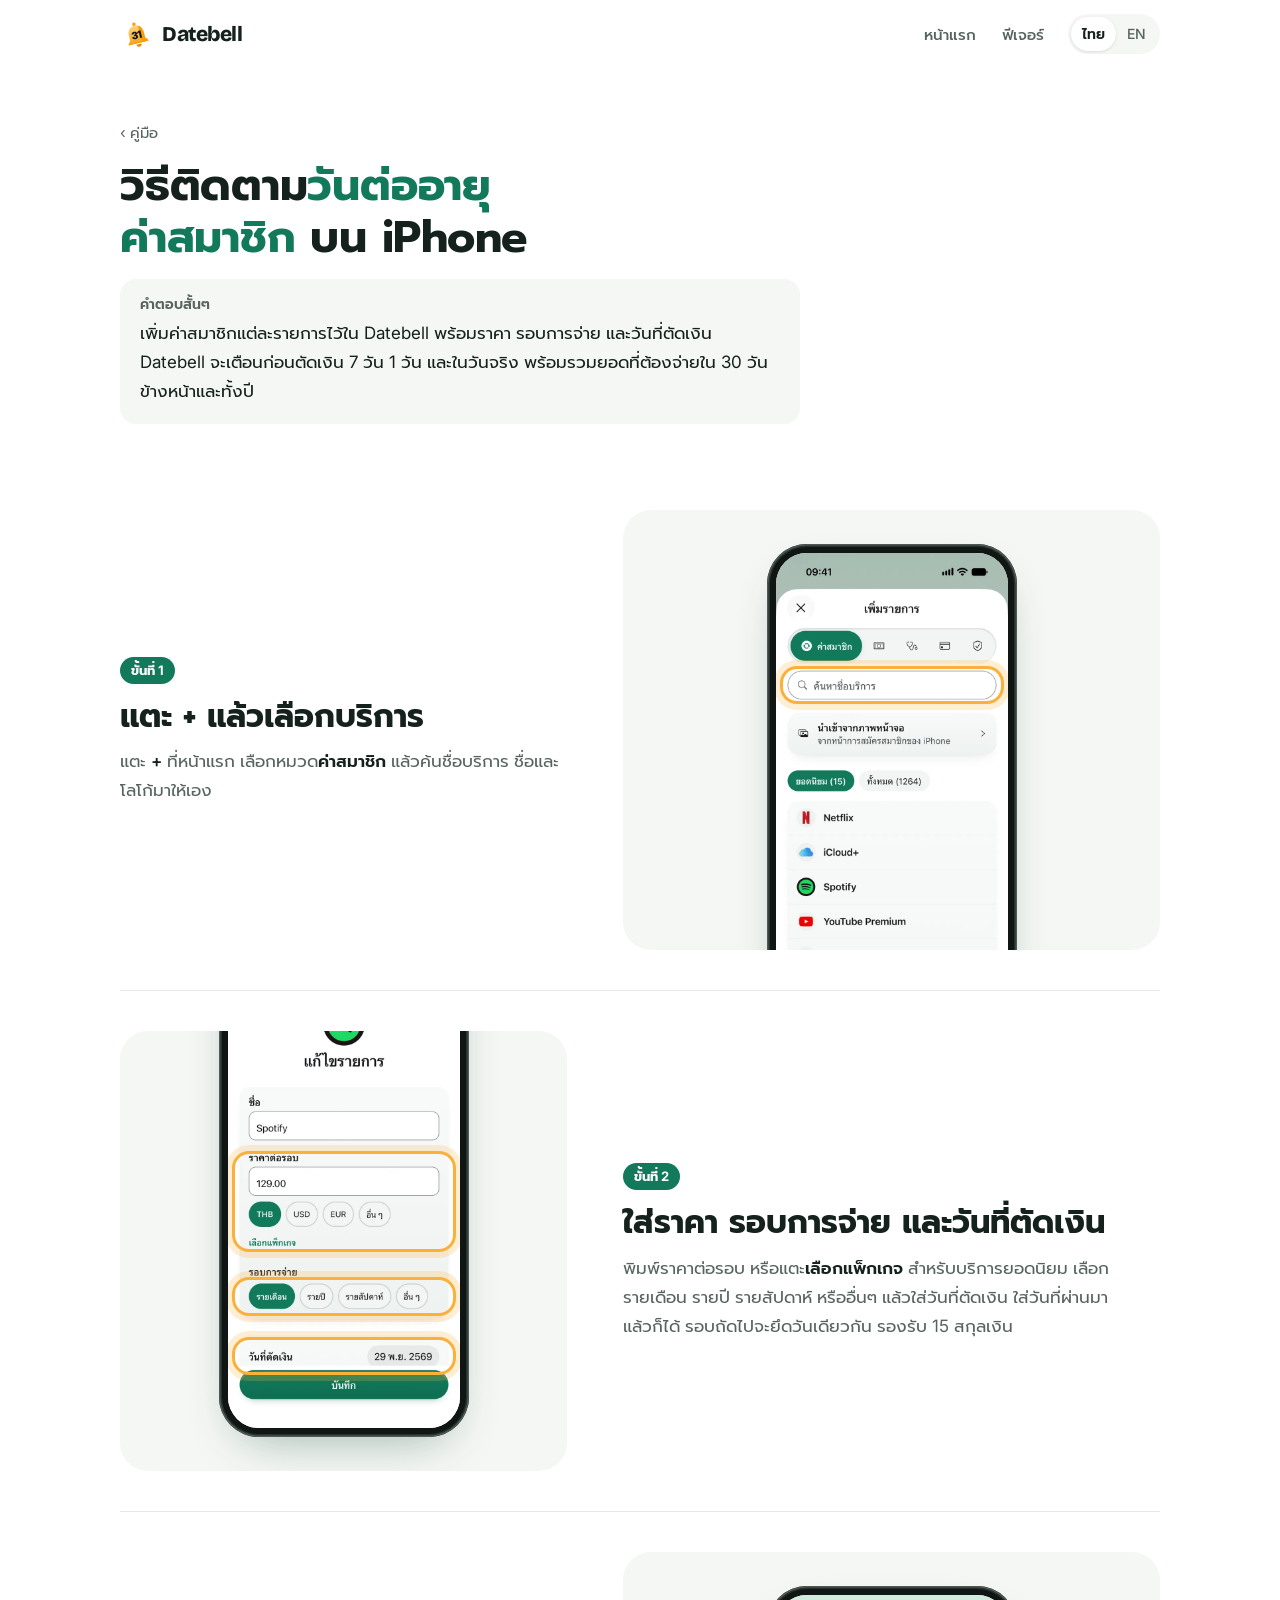
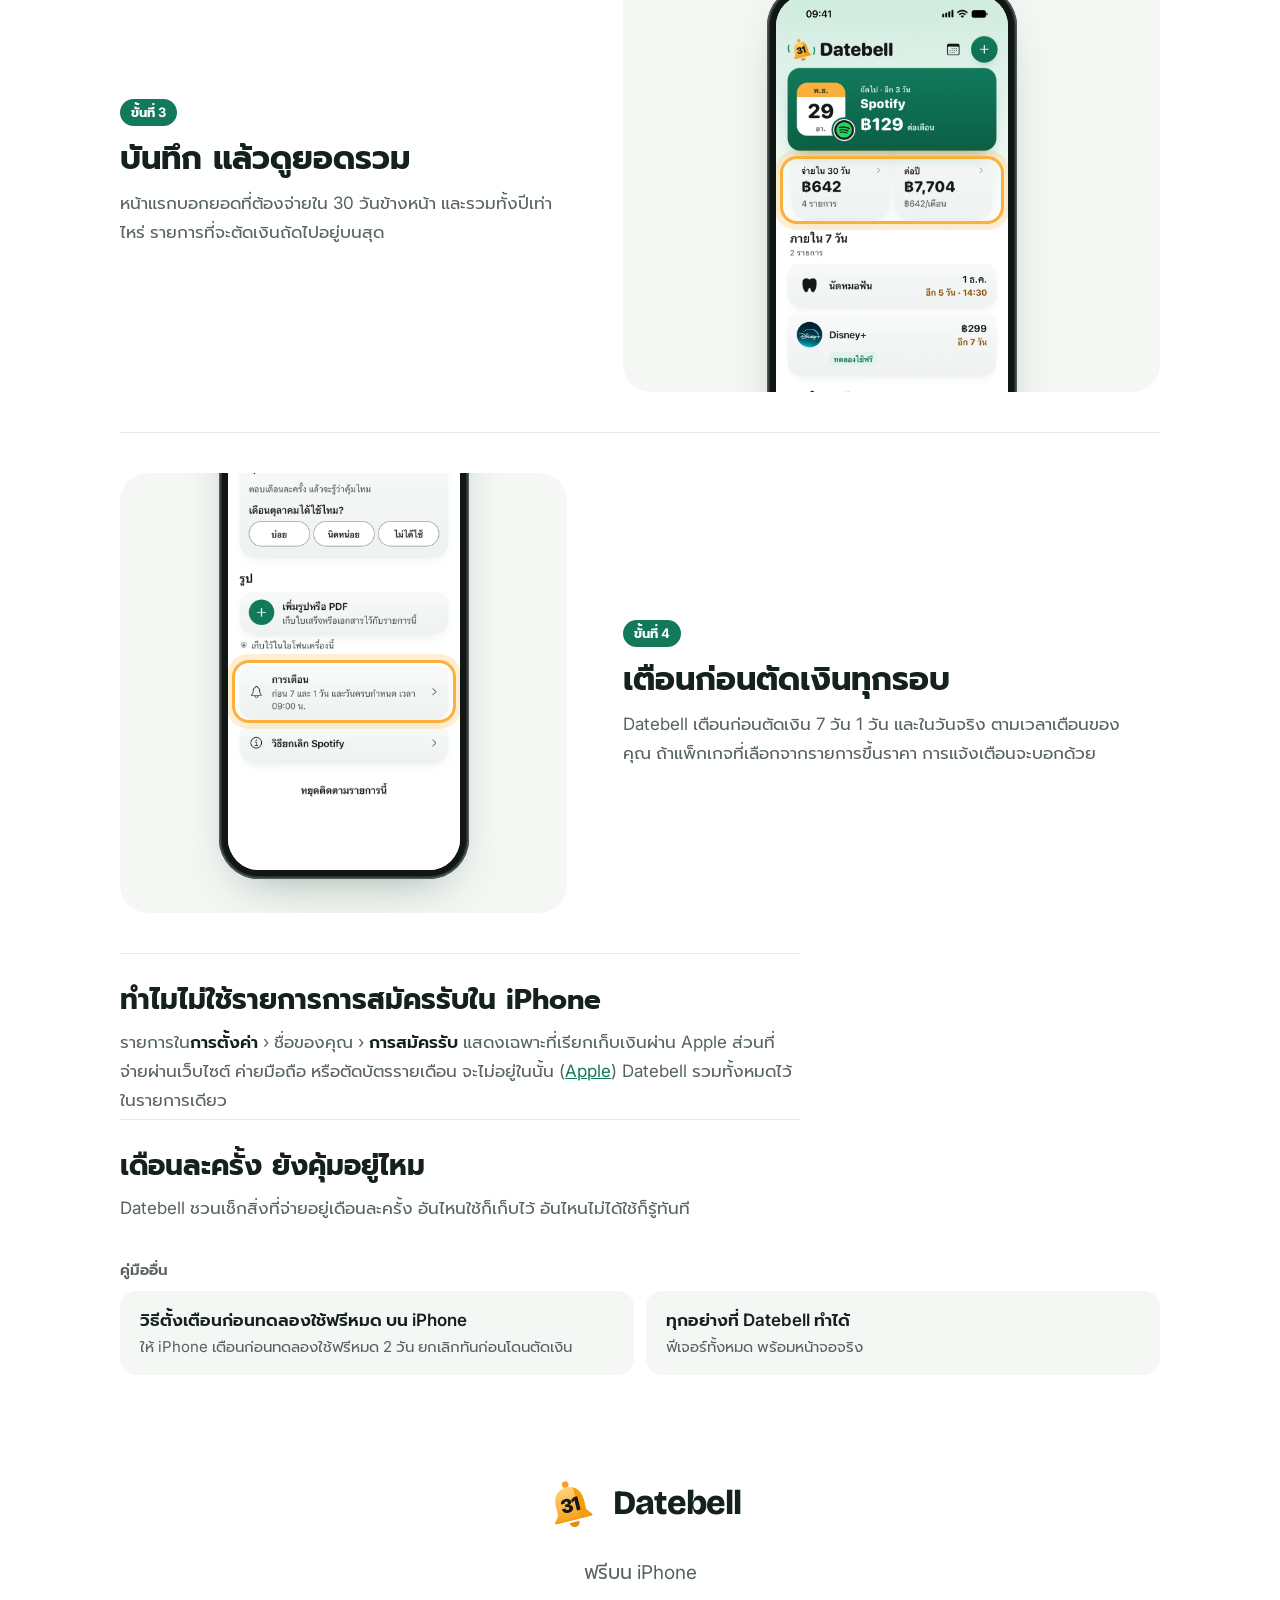
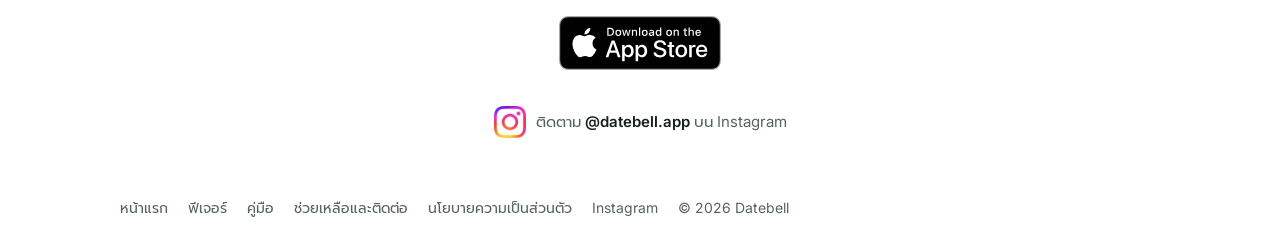
<file: help/th/track-subscription-renewals-iphone.html>
<!doctype html>
<html lang="th" data-fixed>
<head>
<meta charset="utf-8">
<meta name="viewport" content="width=device-width,initial-scale=1,viewport-fit=cover">
<title>วิธีติดตามวันต่ออายุค่าสมาชิก บน iPhone · Datebell</title>
<meta name="description" content="รวมค่าสมาชิกทุกอย่างไว้ในรายการเดียวบน iPhone เตือนก่อนตัดเงินทุกรอบ และเห็นยอดที่ต้องจ่ายต่อเดือนและต่อปี">
<link rel="canonical" href="https://datebell.github.io/help/th/track-subscription-renewals-iphone.html">
<link rel="alternate" hreflang="en" href="https://datebell.github.io/help/track-subscription-renewals-iphone.html">
<link rel="alternate" hreflang="th" href="https://datebell.github.io/help/th/track-subscription-renewals-iphone.html">
<link rel="alternate" hreflang="x-default" href="https://datebell.github.io/help/track-subscription-renewals-iphone.html">
<meta name="theme-color" content="#0B5E45">
<meta property="og:type" content="article">
<meta property="og:site_name" content="Datebell">
<meta property="og:title" content="วิธีติดตามวันต่ออายุค่าสมาชิก บน iPhone · Datebell">
<meta property="og:description" content="รวมค่าสมาชิกทุกอย่างไว้ในรายการเดียวบน iPhone เตือนก่อนตัดเงินทุกรอบ และเห็นยอดที่ต้องจ่ายต่อเดือนและต่อปี">
<meta property="og:url" content="https://datebell.github.io/help/th/track-subscription-renewals-iphone.html">
<meta property="og:image" content="https://datebell.github.io/img/og.png">
<meta property="og:image:width" content="1200">
<meta property="og:image:height" content="630">
<meta property="og:locale" content="th_TH">
<meta name="twitter:card" content="summary_large_image">
<link rel="icon" href="/icon.png">
<link rel="apple-touch-icon" href="/img/icon-180.png">
<link rel="preconnect" href="https://fonts.googleapis.com">
<link rel="preconnect" href="https://fonts.gstatic.com" crossorigin>
<link rel="stylesheet" href="https://fonts.googleapis.com/css2?family=Bricolage+Grotesque:opsz,wght@12..96,600;12..96,800&family=Instrument+Serif:ital@1&family=Inter:wght@400;500;600&family=Prompt:wght@400;600;700&display=swap">
<link rel="stylesheet" href="/css/site.css">
<script>document.documentElement.classList.add('js')</script>
<script type="application/ld+json">{"@context": "https://schema.org", "@type": "BreadcrumbList", "itemListElement": [{"@type": "ListItem", "position": 1, "name": "Datebell", "item": "https://datebell.github.io/"}, {"@type": "ListItem", "position": 2, "name": "คู่มือ", "item": "https://datebell.github.io/help/th/"}, {"@type": "ListItem", "position": 3, "name": "วิธีติดตามวันต่ออายุค่าสมาชิก บน iPhone", "item": "https://datebell.github.io/help/th/track-subscription-renewals-iphone.html"}]}</script>
</head>
<body>
<svg width="0" height="0" style="position:absolute" aria-hidden="true"><defs><clipPath id="dbBc"><path d="M512 270 C392 270 322 360 322 480 L322 610 L262 690 Q250 712 276 712 L748 712 Q774 712 762 690 L702 610 L702 480 C702 360 632 270 512 270 Z"/></clipPath><linearGradient id="dbG" x1="0" y1="0" x2="0" y2="1"><stop offset="0" stop-color="#FFD27A"/><stop offset="1" stop-color="#F7A21F"/></linearGradient></defs></svg>
<header class="wrap">
  <div class="bar">
    <a class="mark" href="/?lang=th"><svg viewBox="72 72 880 880" aria-hidden="true"><g class="w wl"><path d="M140 400 Q110 500 150 590" fill="none" stroke="#FFFFFF" stroke-width="40" stroke-linecap="round"/></g><g class="w wr"><path d="M880 460 Q912 560 872 650" fill="none" stroke="#FFFFFF" stroke-width="40" stroke-linecap="round"/></g><g class="sw"><g transform="translate(500 530) rotate(-14) scale(1.04) translate(-512 -500)"><circle cx="512" cy="232" r="44" fill="#F7A21F"/><path d="M512 270 C392 270 322 360 322 480 L322 610 L262 690 Q250 712 276 712 L748 712 Q774 712 762 690 L702 610 L702 480 C702 360 632 270 512 270 Z" fill="url(#dbG)"/><g clip-path="url(#dbBc)"><rect x="600" y="250" width="240" height="480" fill="#F59E0B"/></g><path d="M262 690 Q250 712 276 712 L748 712 Q774 712 762 690 Z" fill="#F59E0B"/><path d="M464.486328125 602.9296875C509.0419921875 602.9296875 539.193359375 579.8583984375 539.193359375 548.73046875C539.193359375 527.001953125 524.544921875 507.71484375 497.201171875 504.9072265625V504.541015625C517.8310546875 502.099609375 533.578125 487.939453125 533.578125 465.72265625C533.578125 436.0595703125 505.2578125 415.185546875 464.974609375 415.185546875C420.541015625 415.185546875 394.173828125 440.6982421875 394.173828125 474.0234375H441.537109375C441.537109375 460.9619140625 451.546875 451.806640625 464.974609375 451.806640625C477.7919921875 451.806640625 487.0693359375 460.2294921875 487.0693359375 471.826171875C487.0693359375 483.6669921875 477.42578125 490.625 461.068359375 490.625H443.490234375V524.8046875H461.068359375C478.0361328125 524.8046875 488.900390625 532.7392578125 488.900390625 544.9462890625C488.900390625 556.787109375 478.7685546875 565.087890625 464.2421875 565.087890625C448.12890625 565.087890625 438.36328125 554.7119140625 438.36328125 537.5H390.755859375C390.755859375 571.435546875 412.484375 602.9296875 464.486328125 602.9296875Z M629.58203125 418.115234375H584.66015625L539.982421875 445.458984375V487.451171875L580.509765625 462.6708984375H580.75390625V600.0H629.58203125Z" fill="#16181B"/></g><g class="cl"><g transform="translate(500 530) rotate(-14) scale(1.04) translate(-512 -500)"><path d="M446 742 A66 66 0 0 0 578 742 Z" fill="#E08E14"/></g></g></g></svg><span>Datebell</span></a>
    <nav class="tabs" aria-label="Pages"><a href="/?lang=th">หน้าแรก</a><a href="/features.html?lang=th">ฟีเจอร์</a></nav>
    <div class="lang" role="group" aria-label="Language"><a aria-current="true" lang="th">ไทย</a><a href="/help/track-subscription-renewals-iphone.html" lang="en" hreflang="en">EN</a></div>
  </div>
</header>
<main class="guide">
  <div class="wrap g-head rv">
    <nav class="crumb" aria-label="Breadcrumb"><a href="/help/th/">คู่มือ</a></nav>
    <h1>วิธีติดตาม<em>วันต่ออายุค่าสมาชิก</em> บน iPhone</h1>
    <div class="answer"><b>คำตอบสั้นๆ</b><p>เพิ่มค่าสมาชิกแต่ละรายการไว้ใน Datebell พร้อมราคา รอบการจ่าย และวันที่ตัดเงิน Datebell จะเตือนก่อนตัดเงิน 7 วัน 1 วัน และในวันจริง พร้อมรวมยอดที่ต้องจ่ายใน 30 วันข้างหน้าและทั้งปี</p></div>
  </div>
  <section class="sec steps" aria-label="ทีละขั้น">
    <div class="wrap"><ol class="g-steps">
      <li class="row rv">
        <div class="txt"><span class="g-n">ขั้นที่ 1</span><h2>แตะ + แล้วเลือกบริการ</h2><p>แตะ <b>+</b> ที่หน้าแรก เลือกหมวด<b>ค่าสมาชิก</b> แล้วค้นชื่อบริการ ชื่อและโลโก้มาให้เอง</p></div>
        <div class="vis"><div class="phone"><div class="scr"><img src="/img/help/add-list-th.webp" alt="แตะ + แล้วเลือกบริการ" width="700" height="1522" loading="eager" decoding="async"><span class="ring" style="--x:3%;--y:23%;--w:94%;--h:6.4%;--d:0.2s"></span></div></div></div>
      </li>
      <li class="row flip rv">
        <div class="txt"><span class="g-n">ขั้นที่ 2</span><h2>ใส่ราคา รอบการจ่าย และวันที่ตัดเงิน</h2><p>พิมพ์ราคาต่อรอบ หรือแตะ<b>เลือกแพ็กเกจ</b> สำหรับบริการยอดนิยม เลือกรายเดือน รายปี รายสัปดาห์ หรืออื่นๆ แล้วใส่วันที่ตัดเงิน ใส่วันที่ผ่านมาแล้วก็ได้ รอบถัดไปจะยึดวันเดียวกัน รองรับ 15 สกุลเงิน</p></div>
        <div class="vis"><div class="phone top"><div class="scr"><img src="/img/help/sub-form-th.webp" alt="ใส่ราคา รอบการจ่าย และวันที่ตัดเงิน" width="700" height="1522" loading="lazy" decoding="async"><span class="ring" style="--x:3%;--y:45.8%;--w:94%;--h:18.8%;--d:0.2s"></span><span class="ring" style="--x:3%;--y:70.8%;--w:94%;--h:6.4%;--d:0.5s"></span><span class="ring" style="--x:3%;--y:82.6%;--w:94%;--h:6.4%;--d:0.8s"></span></div></div></div>
      </li>
      <li class="row rv">
        <div class="txt"><span class="g-n">ขั้นที่ 3</span><h2>บันทึก แล้วดูยอดรวม</h2><p>หน้าแรกบอกยอดที่ต้องจ่ายใน 30 วันข้างหน้า และรวมทั้งปีเท่าไหร่ รายการที่จะตัดเงินถัดไปอยู่บนสุด</p></div>
        <div class="vis"><div class="phone"><div class="scr"><img src="/img/help/trial-home-th.webp" alt="บันทึก แล้วดูยอดรวม" width="700" height="1522" loading="lazy" decoding="async"><span class="ring" style="--x:3%;--y:32.6%;--w:94%;--h:12.2%;--d:0.2s"></span></div></div></div>
      </li>
      <li class="row flip rv">
        <div class="txt"><span class="g-n">ขั้นที่ 4</span><h2>เตือนก่อนตัดเงินทุกรอบ</h2><p>Datebell เตือนก่อนตัดเงิน 7 วัน 1 วัน และในวันจริง ตามเวลาเตือนของคุณ ถ้าแพ็กเกจที่เลือกจากรายการขึ้นราคา การแจ้งเตือนจะบอกด้วย</p></div>
        <div class="vis"><div class="phone top"><div class="scr"><img src="/img/help/sub-detail-th.webp" alt="เตือนก่อนตัดเงินทุกรอบ" width="700" height="1522" loading="lazy" decoding="async"><span class="ring" style="--x:3%;--y:59%;--w:94%;--h:11.4%;--d:0.2s"></span></div></div></div>
      </li>
    </ol>
      <div class="g-extra rv"><h2>ทำไมไม่ใช้รายการการสมัครรับใน iPhone</h2><p>รายการใน<b>การตั้งค่า</b> › ชื่อของคุณ › <b>การสมัครรับ</b> แสดงเฉพาะที่เรียกเก็บเงินผ่าน Apple ส่วนที่จ่ายผ่านเว็บไซต์ ค่ายมือถือ หรือตัดบัตรรายเดือน จะไม่อยู่ในนั้น (<a href="https://support.apple.com/th-th/118428" rel="noopener">Apple</a>) Datebell รวมทั้งหมดไว้ในรายการเดียว</p></div>
      <div class="g-extra rv"><h2>เดือนละครั้ง ยังคุ้มอยู่ไหม</h2><p>Datebell ชวนเช็กสิ่งที่จ่ายอยู่เดือนละครั้ง อันไหนใช้ก็เก็บไว้ อันไหนไม่ได้ใช้ก็รู้ทันที</p></div>
      <div class="g-more rv"><h3>คู่มืออื่น</h3><ul class="g-cards"><li><a href="/help/th/free-trial-reminder-iphone.html"><b>วิธีตั้งเตือนก่อนทดลองใช้ฟรีหมด บน iPhone</b><span>ให้ iPhone เตือนก่อนทดลองใช้ฟรีหมด 2 วัน ยกเลิกทันก่อนโดนตัดเงิน</span></a></li><li><a href="/features.html?lang=th"><b>ทุกอย่างที่ Datebell ทำได้</b><span>ฟีเจอร์ทั้งหมด พร้อมหน้าจอจริง</span></a></li></ul></div>
    </div>
  </section>
  <section class="end">
    <div class="wrap rv">
      <div class="logo"><svg viewBox="72 72 880 880" aria-hidden="true"><g class="w wl"><path d="M140 400 Q110 500 150 590" fill="none" stroke="#FFFFFF" stroke-width="40" stroke-linecap="round"/></g><g class="w wr"><path d="M880 460 Q912 560 872 650" fill="none" stroke="#FFFFFF" stroke-width="40" stroke-linecap="round"/></g><g class="sw"><g transform="translate(500 530) rotate(-14) scale(1.04) translate(-512 -500)"><circle cx="512" cy="232" r="44" fill="#F7A21F"/><path d="M512 270 C392 270 322 360 322 480 L322 610 L262 690 Q250 712 276 712 L748 712 Q774 712 762 690 L702 610 L702 480 C702 360 632 270 512 270 Z" fill="url(#dbG)"/><g clip-path="url(#dbBc)"><rect x="600" y="250" width="240" height="480" fill="#F59E0B"/></g><path d="M262 690 Q250 712 276 712 L748 712 Q774 712 762 690 Z" fill="#F59E0B"/><path d="M464.486328125 602.9296875C509.0419921875 602.9296875 539.193359375 579.8583984375 539.193359375 548.73046875C539.193359375 527.001953125 524.544921875 507.71484375 497.201171875 504.9072265625V504.541015625C517.8310546875 502.099609375 533.578125 487.939453125 533.578125 465.72265625C533.578125 436.0595703125 505.2578125 415.185546875 464.974609375 415.185546875C420.541015625 415.185546875 394.173828125 440.6982421875 394.173828125 474.0234375H441.537109375C441.537109375 460.9619140625 451.546875 451.806640625 464.974609375 451.806640625C477.7919921875 451.806640625 487.0693359375 460.2294921875 487.0693359375 471.826171875C487.0693359375 483.6669921875 477.42578125 490.625 461.068359375 490.625H443.490234375V524.8046875H461.068359375C478.0361328125 524.8046875 488.900390625 532.7392578125 488.900390625 544.9462890625C488.900390625 556.787109375 478.7685546875 565.087890625 464.2421875 565.087890625C448.12890625 565.087890625 438.36328125 554.7119140625 438.36328125 537.5H390.755859375C390.755859375 571.435546875 412.484375 602.9296875 464.486328125 602.9296875Z M629.58203125 418.115234375H584.66015625L539.982421875 445.458984375V487.451171875L580.509765625 462.6708984375H580.75390625V600.0H629.58203125Z" fill="#16181B"/></g><g class="cl"><g transform="translate(500 530) rotate(-14) scale(1.04) translate(-512 -500)"><path d="M446 742 A66 66 0 0 0 578 742 Z" fill="#E08E14"/></g></g></g></svg><b>Datebell</b></div>
      <p class="lede" style="margin:0 auto">ฟรีบน iPhone</p>
      <div class="cta"><a class="badge store" href="https://apps.apple.com/app/id6821503223"><img class="badgeImg" src="/img/badge-en.svg" alt="ดาวน์โหลดบน App Store" width="162" height="54"></a></div>
      <div class="cta"><a class="igb" href="https://www.instagram.com/datebell.app/" target="_blank" rel="noopener"><img src="/img/instagram-glyph.webp" alt="" width="32" height="32"><span>ติดตาม <b>@datebell.app</b> บน Instagram</span></a></div>
    </div>
  </section>
</main>
<footer class="wrap foot">
      <a href="/?lang=th">หน้าแรก</a>
      <a href="/features.html?lang=th">ฟีเจอร์</a>
      <a href="/help/th/">คู่มือ</a>
      <a href="/support.html">ช่วยเหลือและติดต่อ</a>
      <a href="/privacy.html">นโยบายความเป็นส่วนตัว</a>
      <a href="https://www.instagram.com/datebell.app/" target="_blank" rel="noopener">Instagram</a>
      <span>© 2026 Datebell</span>
</footer>
<script src="/js/site.js"></script>
</body>
</html>
</file>
<file: css/site.css>
/* Datebell site: clean, minimal (home + features). 23 Nov 2026 */
:root{
  --green:#168E6A;--g:#127A5B;--g-press:#0F6E52;--deep:#0B5E45;
  --yellow:#FBB03B;--ink:#14211C;--muted:#56635E;--line:#E6E8E4;
  --paper:#FFFFFF;--soft:#F5F7F4;--mint:#E7F3EE;
  --display:"Bricolage Grotesque","Prompt",system-ui,sans-serif;
  --body:Inter,"Sukhumvit Set","Prompt",-apple-system,system-ui,sans-serif;
  --ease:cubic-bezier(.2,.8,.2,1);
}
*{box-sizing:border-box}
html{-webkit-text-size-adjust:100%;scroll-behavior:smooth}
body{margin:0;background:var(--paper);color:var(--ink);font:400 17px/1.55 var(--body);-webkit-font-smoothing:antialiased;overflow-x:hidden}
html[lang="th"] body{line-height:1.7}
img{max-width:100%;height:auto;display:block}
a{color:var(--g)}
[data-l]{display:none}
html:not([lang="th"]) [data-l="th"],html:not([lang="en"]) [data-l="en"]{display:none!important}
html[lang="th"] [data-l="th"],html[lang="en"] [data-l="en"]{display:revert}
:focus-visible{outline:2px solid var(--yellow);outline-offset:3px;border-radius:8px}
.wrap{max-width:1080px;margin:0 auto;padding:0 20px}

/* top bar */
.bar{display:flex;align-items:center;gap:12px;padding:calc(14px + env(safe-area-inset-top)) 0 10px}
.mark{display:flex;align-items:center;gap:8px;text-decoration:none;color:var(--ink);font:800 21px/1 var(--display);letter-spacing:-.02em;margin-right:auto}
.mark svg{width:34px;height:34px}
.tabs{display:flex;gap:2px}
.tabs a{white-space:nowrap;display:inline-flex;align-items:center;min-height:40px;padding:0 12px;border-radius:999px;text-decoration:none;color:var(--muted);font:500 15px/1 var(--body)}
.tabs a[aria-current="page"]{color:var(--ink);background:var(--soft);font-weight:600}
.lang{display:inline-flex;border-radius:999px;padding:3px;background:var(--soft)}
.lang button{font:500 14px/1 var(--body);border:0;background:none;color:var(--muted);padding:0 11px;min-height:34px;border-radius:999px;cursor:pointer}
.lang button[aria-pressed="true"]{background:#fff;color:var(--ink);font-weight:600;box-shadow:0 1px 3px rgba(20,33,28,.12)}

.bar.end{justify-content:flex-end}
.mfoot{display:flex}.dfoot{display:none}
@media (max-width:420px){.mark span{display:none}.tabs a{padding:0 10px}.lang button{padding:0 9px}}
/* type */
h1{font:800 clamp(36px,9.5vw,56px)/1.02 var(--display);letter-spacing:-.035em;margin:0 0 14px;text-wrap:balance}
html[lang="th"] h1{font-family:"Prompt",var(--display);font-weight:700;letter-spacing:-.005em;line-height:1.2;font-size:clamp(32px,8.6vw,50px)}
h1 em,h2 em{font-style:normal;color:var(--g)}
h2{font:800 clamp(28px,7vw,40px)/1.08 var(--display);letter-spacing:-.03em;margin:0 0 10px;text-wrap:balance}
html[lang="th"] h2{font-family:"Prompt",var(--display);font-weight:700;letter-spacing:0;line-height:1.3}
h3{font:700 20px/1.25 var(--display);letter-spacing:-.015em;margin:0 0 6px}
html[lang="th"] h3{font-family:"Prompt",var(--display);font-weight:600;letter-spacing:0}
.lede{color:var(--muted);font-size:clamp(17px,4.4vw,19px);max-width:30em;margin:0;text-wrap:pretty}

/* buttons */
.cta{display:flex;flex-wrap:wrap;align-items:center;gap:12px;margin-top:26px}
.badge{display:inline-block;line-height:0;border-radius:12px;transition:transform .2s var(--ease)}
.badge img{height:54px;width:auto}
.btn{display:inline-flex;align-items:center;justify-content:center;min-height:54px;min-width:162px;padding:0 24px;border-radius:10px;background:var(--g);color:#fff;text-decoration:none;font:500 17px/1 var(--body);letter-spacing:-.005em;transition:background .2s}
.badge:active,.btn:active{transform:scale(.97)}
@media (hover:hover){.btn:hover{background:var(--g-press)}.badge:hover{transform:translateY(-2px)}}

/* phone */
.phone{position:relative;width:min(280px,70vw);aspect-ratio:600/1300;border-radius:46px;padding:10px;background:#101614;box-shadow:0 40px 80px -30px rgba(7,61,45,.55),inset 0 0 0 1.5px rgba(255,255,255,.2),inset 0 0 0 3px #26302C}
.phone .scr{position:relative;width:100%;height:100%;border-radius:37px;overflow:hidden;background:#fff}
.phone .scr img{position:absolute;inset:0;width:100%;height:100%;object-fit:cover;object-position:top;opacity:0;transition:opacity .7s var(--ease)}
.phone .scr img.on{opacity:1}

/* notification */
.ntf{position:absolute;z-index:3;left:50%;top:22px;width:min(320px,84vw);display:flex;gap:10px;align-items:center;padding:10px 12px;border-radius:20px;background:rgba(250,250,248,.94);-webkit-backdrop-filter:blur(18px) saturate(1.5);backdrop-filter:blur(18px) saturate(1.5);color:var(--ink);box-shadow:0 20px 40px -16px rgba(0,0,0,.4);opacity:0;transform:translate(-50%,-12px) scale(.96);transition:opacity .3s var(--ease),transform .4s var(--ease)}
.ntf.on{opacity:1;transform:translate(-50%,0);transition-duration:.45s,.7s}
.ntf img{width:36px;height:36px;border-radius:8px;flex:none}
.ntf div{flex:1;min-width:0;line-height:1.3}
.ntf b{display:flex;justify-content:space-between;gap:8px;font:600 14px/1.3 var(--body)}
.ntf b small{white-space:nowrap;font-weight:400;color:#5F6A65;font-size:12px}
.ntf div>span{display:block;font-size:14px}

/* footer */
.foot{display:flex;flex-wrap:wrap;gap:8px 20px;align-items:center;font-size:14px;color:var(--muted);padding:22px 0 calc(22px + env(safe-area-inset-bottom))}
.foot a{color:var(--muted);text-decoration:none}
@media (hover:hover){.foot a:hover{color:var(--ink)}}

/* ---------- home: split like a single app page ---------- */
.home{min-height:100vh;min-height:100svh;display:grid}
.home .left{display:flex;flex-direction:column}
.home .left .wrap{width:100%;flex:1;display:flex;flex-direction:column}
.intro{flex:1;display:flex;flex-direction:column;justify-content:center;padding:30px 0 34px}
.logo{display:flex;align-items:center;gap:10px;margin-bottom:22px}
.logo svg{width:64px;height:64px}
.logo b{font:800 34px/1 var(--display);letter-spacing:-.03em}
.newbox{display:block;margin-top:30px;padding:16px 18px;border-radius:12px;background:var(--soft);color:var(--muted);text-decoration:none;max-width:440px;font-size:15px;line-height:1.5}
.newbox b{color:var(--ink);font-weight:600}
@media (hover:hover){.newbox:hover{color:var(--ink)}}
.home .right{position:relative;display:grid;place-items:center;padding:56px 20px;background:#D6EEE2;overflow:hidden}
.home .right .stage{position:relative;padding-top:6px}
/* realistic iPhone: titanium edge, side buttons, Dynamic Island */
.iphone{position:relative;width:min(300px,74vw);aspect-ratio:700/1516;border-radius:15.5%/7.2%;padding:3.4%;background:linear-gradient(135deg,#3B3F42,#1B1E20 40%,#2C3033 70%,#16181A);box-shadow:0 0 0 1px #0A0B0C,inset 0 0 0 1.5px rgba(255,255,255,.22),0 50px 90px -40px rgba(7,61,45,.55)}
.iphone::before,.iphone::after{content:"";position:absolute;width:3px;border-radius:2px;background:#2A2E31}
.iphone::before{left:-3px;top:19%;height:5%;box-shadow:0 calc(min(300px,74vw)*.2) 0 0 #2A2E31,0 calc(min(300px,74vw)*.36) 0 0 #2A2E31}
.iphone::after{right:-3px;top:27%;height:10%}
.iphone .scr{position:relative;width:100%;height:100%;border-radius:12.6%/5.9%;overflow:hidden;background:#fff}
.iphone .scr img,.iphone .scr video{position:absolute;inset:0;width:100%;height:100%;object-fit:cover;object-position:top;opacity:0;transition:opacity .7s var(--ease)}
.iphone .scr .on{opacity:1}
.iphone .island{position:absolute;z-index:2;left:50%;top:2.6%;width:31%;height:3.6%;transform:translateX(-50%);border-radius:999px;background:#000}
@media (min-width:960px){
  .home{grid-template-columns:1fr 1fr}
  .mfoot{display:none}.dfoot{display:flex}
  .home .left .wrap{max-width:560px;margin:0 0 0 auto;padding:0 56px 0 40px}
  .intro{padding:40px 0}
  .home .right{padding:40px}
  .phone{width:300px}
  .iphone{width:330px}
}

/* ---------- features page ---------- */
.ph-head{padding:36px 0 18px}
.ph-head .lede{margin-top:4px}
.sec{padding:40px 0}
.sec>.wrap>.k{display:block;font:600 13px/1 var(--body);letter-spacing:.06em;text-transform:uppercase;color:var(--muted);margin-bottom:18px}
html[lang="th"] .sec>.wrap>.k{letter-spacing:0;text-transform:none;font-size:14px}
.new-tag{display:inline-block;font:700 12px/1 var(--body);color:#3A2600;background:var(--yellow);border-radius:999px;padding:6px 9px;margin-bottom:12px}
/* showcase rows */
.chap{display:flex;flex-wrap:wrap;gap:8px;margin-top:18px}
.chap a{display:inline-flex;align-items:center;min-height:40px;padding:0 14px;border-radius:999px;background:var(--soft);color:var(--ink);text-decoration:none;font:500 15px/1 var(--body)}
.sec{scroll-margin-top:12px}
.sec h2.chh{font-size:clamp(28px,5vw,40px);margin:0 0 6px;padding-top:10px}
.row{display:grid;gap:22px;align-items:center;padding:26px 0}
.row+.row{border-top:1px solid var(--line)}
.row p{margin:0;color:var(--muted);max-width:30em}
.vis{position:relative;border-radius:28px;background:var(--soft);height:390px;overflow:hidden}
.vis .phone{position:absolute;left:50%;top:34px;width:230px;margin-left:-115px;aspect-ratio:auto;border-radius:40px;padding:9px;box-shadow:0 20px 50px -24px rgba(7,61,45,.45),inset 0 0 0 1.5px rgba(255,255,255,.2),inset 0 0 0 3px #26302C}
.vis .phone .scr{border-radius:31px;aspect-ratio:700/1522;height:auto}
.vis .phone .scr img{position:static;display:block;width:100%;height:auto;opacity:1}
.vis .phone.top{top:auto;bottom:34px}
.vis.center{display:flex;align-items:center;justify-content:center;padding:28px 18px;height:auto;min-height:390px}
/* explain marks */
.ring{position:absolute;left:var(--x);top:var(--y);width:var(--w);height:var(--h);border-radius:14px;box-shadow:0 0 0 3px var(--yellow),0 0 0 9px rgba(251,176,59,.22);opacity:0;transform:scale(1.08);transition:opacity .5s var(--ease) calc(var(--d) + .3s),transform .6s var(--ease) calc(var(--d) + .3s);pointer-events:none}
.tip{position:absolute;left:var(--x);top:var(--y);transform:translate(-50%,-40%);white-space:nowrap;font:600 13px/1 var(--body);color:#fff;background:#16231E;border-radius:999px;padding:8px 11px;box-shadow:0 8px 20px -10px rgba(0,0,0,.5);opacity:0;transition:opacity .45s var(--ease) calc(var(--d) + .5s),transform .55s var(--ease) calc(var(--d) + .5s);z-index:2}
.in .ring{opacity:1;transform:none}
.in .tip{opacity:1;transform:translate(-50%,-55%)}
.ntf2{position:absolute;left:50%;top:70px;width:min(330px,86%);transform:translate(-50%,-14px);display:flex;gap:10px;align-items:flex-start;padding:12px 13px;border-radius:20px;background:rgba(255,255,255,.86);-webkit-backdrop-filter:blur(18px) saturate(1.6);backdrop-filter:blur(18px) saturate(1.6);box-shadow:0 18px 40px -18px rgba(7,61,45,.55);opacity:0;transition:opacity .5s var(--ease) .6s,transform .7s var(--ease) .6s;z-index:2}
.in .ntf2{opacity:1;transform:translate(-50%,0)}
.ntf2 img{width:36px;height:36px;border-radius:9px;flex:none}
.ntf2 div{min-width:0;line-height:1.3;color:#16181B}
.ntf2 b{display:flex;justify-content:space-between;gap:8px;font:600 14px/1.3 var(--body)}
.ntf2 b small{font-weight:400;font-size:12px;color:#5F6A65}
.ntf2 .t{display:block;font:600 14px/1.3 var(--body)}
.ntf2 .d{display:block;font-size:13.5px;color:#2B302E}
.photo{position:absolute;right:8%;bottom:26px;width:118px;padding:6px 6px 18px;background:#fff;border-radius:6px;box-shadow:0 18px 34px -16px rgba(0,0,0,.45);transform:rotate(8deg) translateY(30px);opacity:0;transition:opacity .5s var(--ease) .7s,transform .7s var(--ease) .7s;z-index:2}
.photo img{display:block;width:100%;height:auto;border-radius:3px}
.in .photo{opacity:1;transform:rotate(6deg)}
.pills{display:flex;flex-wrap:wrap;gap:6px;margin-top:16px}
.pills i{font:600 14px/1 var(--body);font-style:normal;white-space:nowrap;padding:10px 13px;border-radius:999px;background:var(--soft);color:var(--g)}
.vis.dark{background:linear-gradient(110deg,var(--soft) 0 50%,#2A2321 50% 100%)}
.two .phone{width:196px;margin-left:0}
.two .phone.a{left:calc(50% - 206px);top:34px}
.two .phone.b{left:calc(50% + 10px)}
.frow{position:absolute;left:50%;top:84px;width:min(330px,86%);transform:translate(-50%,-16px);border-radius:18px;overflow:hidden;background:#fff;box-shadow:0 18px 40px -18px rgba(0,0,0,.55);opacity:0;transition:opacity .5s var(--ease) .6s,transform .7s var(--ease) .6s;z-index:2}
.frow img{display:block;width:100%;height:auto}
.in .frow{opacity:1;transform:translate(-50%,0)}
.more{padding-top:30px}
.more h3{font-size:15px;font-family:var(--body);font-weight:600;color:var(--muted);letter-spacing:0;margin:0 0 6px}
@media (min-width:860px){.more .list{display:grid;grid-template-columns:1fr 1fr;column-gap:40px}}
@media (max-width:420px){
  .vis{height:360px}
  .two .phone{width:160px}
  .two .phone.a{left:calc(50% - 168px)}
  .two .phone.b{left:calc(50% + 8px)}
  .pills i{padding:8px 9px;font-size:12px}
  .photo{width:88px;right:3%;bottom:12px}
}
/* price card */
.pc-wrap{width:100%;max-width:360px;display:grid;gap:10px}
.pn{display:flex;gap:10px;align-items:center;padding:10px 12px;border-radius:18px;background:#fff;box-shadow:0 10px 30px -18px rgba(7,61,45,.45)}
.pn img{width:34px;height:34px;border-radius:8px;flex:none}
.pn div{flex:1;min-width:0;line-height:1.3}
.pn b{display:flex;justify-content:space-between;font:600 14px/1.3 var(--body)}
.pn b small{font-weight:400;font-size:12px;color:#5F6A65}
.pn div>span{display:block;font-size:14px}
.pc{background:#fff;color:#16181B;border-radius:22px;padding:16px 16px 14px;box-shadow:0 18px 40px -24px rgba(7,61,45,.5)}
.pc-h{display:flex;gap:12px;align-items:center}
.pc-h .up{flex:none;width:36px;height:36px;border-radius:10px;background:#FEF3C7;display:grid;place-items:center}
.pc-h .up svg{width:20px;height:20px;fill:none;stroke:#B45309;stroke-width:2;stroke-linecap:round;stroke-linejoin:round}
.pc-h b{display:block;font:700 17px/1.25 var(--body)}
.pc-h small{display:block;font-size:14px;color:#4B5157;line-height:1.35}
.pc-n{display:flex;align-items:baseline;gap:10px;margin:14px 0;font-variant-numeric:tabular-nums}
.pc-n .old{position:relative;font:600 18px/1 var(--body);color:#6B7176}
.pc-n .old::after{content:"";position:absolute;left:-2px;right:-2px;top:52%;height:2px;background:#B91C1C;transform:scaleX(0);transform-origin:left;transition:transform .45s var(--ease) .5s}
.pc-n .nw{font:800 30px/1 var(--display);letter-spacing:-.02em;display:inline-block;transform:translateY(8px);opacity:0;transition:transform .6s var(--ease) .8s,opacity .4s .8s}
.pc-n .yr{margin-left:auto;font:700 13px/1 var(--body);color:#8A4B00;background:#FEF3C7;border-radius:8px;padding:6px 8px;opacity:0;transition:opacity .4s 1.2s}
.in .pc-n .old::after{transform:none}
.in .pc-n .nw,.in .pc-n .yr{transform:none;opacity:1}
.pc-b{display:flex;gap:8px}
.pc-b i{flex:1;text-align:center;font:600 15px/1 var(--body);font-style:normal;padding:13px 6px;border-radius:999px;box-shadow:inset 0 0 0 1.5px var(--g);color:var(--g)}
.pc-b i.pri{background:var(--g);color:#fff}
.eg{font-size:12px;color:var(--muted);text-align:center}
/* theme picker */
.sw{display:flex;flex-wrap:wrap;gap:8px;margin-top:16px}
.sw button{display:inline-flex;align-items:center;gap:8px;min-height:44px;padding:0 14px 0 8px;border-radius:999px;border:0;cursor:pointer;font:500 15px/1 var(--body);color:var(--ink);background:var(--soft)}
.sw i{width:24px;height:24px;border-radius:50%;background:var(--c);box-shadow:inset 0 0 0 1px rgba(0,0,0,.12)}
.sw button[aria-pressed="true"]{box-shadow:inset 0 0 0 2px var(--g);font-weight:600}
.vis.theme{transition:background .6s var(--ease)}
.vis.theme[data-t="lemon"]{background:#FFF7DA}
.vis.theme[data-t="cloud"]{background:#E3ECEF}
.vis.theme[data-t="cocoa"]{background:#2A2321}
/* all features list */
.groups{display:grid;gap:34px}
.grp h3{font-size:15px;font-family:var(--body);font-weight:600;color:var(--muted);letter-spacing:0;margin:0 0 6px}
.list{list-style:none;margin:0;padding:0}
.list li{display:flex;gap:14px;align-items:flex-start;padding:14px 0;border-top:1px solid var(--line)}
.list svg{flex:none;width:26px;height:26px;margin-top:1px;fill:none;stroke:var(--g);stroke-width:1.7;stroke-linecap:round;stroke-linejoin:round}
.list b{display:block;font:600 17px/1.35 var(--body)}
.list b i{font:700 11px/1 var(--body);font-style:normal;color:#3A2600;background:var(--yellow);border-radius:999px;padding:4px 7px;margin-left:6px;vertical-align:2px}
.list .d{display:block;color:var(--muted);font-size:15px;line-height:1.45;margin-top:2px}
.end{text-align:center;padding:56px 0 30px}
.end .cta{justify-content:center}
.end .logo{justify-content:center}
@media (min-width:860px){
  .ph-head{padding:64px 0 24px}
  .row{grid-template-columns:5fr 6fr;gap:56px;padding:40px 0}
  .row.flip>.txt{order:2}
  .vis{height:440px}
  .vis .phone{width:250px;margin-left:-125px}
  .two .phone{width:210px;margin-left:0}
  .two .phone.a{left:calc(50% - 220px)}
  .groups{grid-template-columns:repeat(3,1fr);gap:40px}
}

/* reveal */
.js .rv{opacity:0;transform:translateY(16px);transition:opacity .7s var(--ease),transform .8s var(--ease)}
.js .rv.in{opacity:1;transform:none}
@media (prefers-reduced-motion:reduce){
  html{scroll-behavior:auto}
  .js .rv{opacity:1;transform:none;transition:none}
  .phone .scr img,.ntf,.pc-n .old::after,.pc-n .nw,.pc-n .yr,.vis.theme,.ring,.tip,.ntf2,.photo,.pills,.frow{transition:none}
  .ring,.tip,.ntf2,.photo,.pills,.frow{opacity:1}
  .pc-n .old::after{transform:none}.pc-n .nw,.pc-n .yr{transform:none;opacity:1}
}
.wrap.foot{padding-left:20px;padding-right:20px}

/* Instagram follow (Nett 19 Nov: colour glyph + "Follow us on Instagram" + handle, all tappable) */
.igb{display:inline-flex;align-items:center;gap:10px;min-height:44px;align-self:flex-start;color:var(--muted);text-decoration:none;font:400 15px/1.3 var(--body);transition:transform .2s var(--ease)}
.igb:active{transform:scale(.97)}
.igb img{width:32px;height:32px;flex:none}
.igb b{color:var(--ink);font-weight:600}
.home .igb{margin-top:18px}
.end .igb{margin-top:4px}
@media (hover:hover){.igb:hover{transform:translateY(-2px)}}

/* ---------- guides (help/): one language per page, 25 Nov 2026 ---------- */
.lang a{display:inline-flex;align-items:center;font:500 14px/1 var(--body);color:var(--muted);text-decoration:none;padding:0 11px;min-height:34px;border-radius:999px}
.lang a[aria-current]{background:#fff;color:var(--ink);font-weight:600;box-shadow:0 1px 3px rgba(20,33,28,.12)}
.g-head{padding-top:30px;padding-bottom:6px}
.g-head h1{font-size:clamp(32px,8vw,50px);max-width:16em}
html[lang="th"] .g-head h1{font-size:clamp(28px,7.4vw,44px)}
.crumb{margin-bottom:14px;font-size:15px}
.crumb a{color:var(--muted);text-decoration:none}
.crumb a::before{content:"‹ "}
.answer{max-width:40em;margin-top:10px;padding:18px 20px;border-radius:16px;background:var(--soft)}
.answer b{display:block;font:600 13px/1 var(--body);letter-spacing:.06em;text-transform:uppercase;color:var(--muted);margin-bottom:8px}
html[lang="th"] .answer b{letter-spacing:0;text-transform:none;font-size:14px}
.answer p{margin:0}
.g-steps{list-style:none;margin:0;padding:0}
.g-n{display:inline-block;font:700 13px/1 var(--body);color:#fff;background:var(--g);border-radius:999px;padding:7px 11px;margin-bottom:12px}
.guide .row h2{font-size:clamp(24px,5.6vw,32px)}
.guide .row p b{color:var(--ink);font-weight:600}
.guide .vis .phone .scr img{opacity:1}
.guide .vis .ntf2{top:auto;bottom:22px}
.g-extra{max-width:40em;padding:28px 0 4px;border-top:1px solid var(--line)}
.g-extra h2{font-size:clamp(22px,5vw,28px)}
.g-extra p{margin:0;color:var(--muted)}
.g-extra p b{color:var(--ink);font-weight:600}
.g-more{padding-top:34px}
.g-more h3{font:600 15px/1.3 var(--body);color:var(--muted);margin:0 0 10px}
.g-cards{list-style:none;margin:0;padding:0;display:grid;gap:12px}
.g-cards a{display:block;height:100%;padding:18px 20px;border-radius:16px;background:var(--soft);color:var(--ink);text-decoration:none;transition:transform .2s var(--ease)}
.g-cards b{display:block;font:600 17px/1.35 var(--body)}
.g-cards span{display:block;color:var(--muted);font-size:15px;line-height:1.45;margin-top:4px}
.g-cards.big b{font:800 22px/1.2 var(--display);letter-spacing:-.02em}
html[lang="th"] .g-cards.big b{font-family:"Prompt",var(--display);font-weight:600;letter-spacing:0;line-height:1.35}
@media (hover:hover){.g-cards a:hover{transform:translateY(-2px)}}
@media (min-width:860px){.g-cards{grid-template-columns:repeat(2,1fr)}.g-head{padding-top:56px}}
.row p.g-link{margin-top:12px;font:600 15px/1.4 var(--body)}
.g-link a{text-decoration:none}
@media (hover:hover){.g-link a:hover{text-decoration:underline}}
</file>
<file: style.css>
:root{--ink:#1F1640;--muted:#5B5277;--bg:#F6F2FF;--card:#FFFFFF;--line:#E4DAFB;--accent:#6D28D9}
*{box-sizing:border-box}
body{margin:0;background:var(--bg);color:var(--ink);font:16px/1.6 -apple-system,BlinkMacSystemFont,"Segoe UI","Noto Sans Thai",Sukhumvit Set,Roboto,sans-serif}
main{max-width:720px;margin:0 auto;padding:24px 16px 64px}
header{display:flex;align-items:center;gap:12px;margin-bottom:8px}
header img{width:48px;height:48px;border-radius:11px}
header a{color:inherit;text-decoration:none;font-weight:700;font-size:20px}
nav.lang{margin:8px 0 20px;font-size:15px}
nav.lang a{margin-right:14px}
a{color:var(--accent)}
h1{font-size:28px;line-height:1.25;margin:8px 0 4px}
h2{font-size:20px;margin:28px 0 6px}
h3{font-size:17px;margin:20px 0 4px}
section.lang-block{background:var(--card);border:1px solid var(--line);border-radius:16px;padding:8px 20px 20px;margin:20px 0}
.meta{color:var(--muted);font-size:14px}
.summary{background:#EFE7FF;border-radius:12px;padding:12px 16px}
ul{padding-left:22px}
li{margin:4px 0}
footer{color:var(--muted);font-size:14px;margin-top:32px}
</file>
